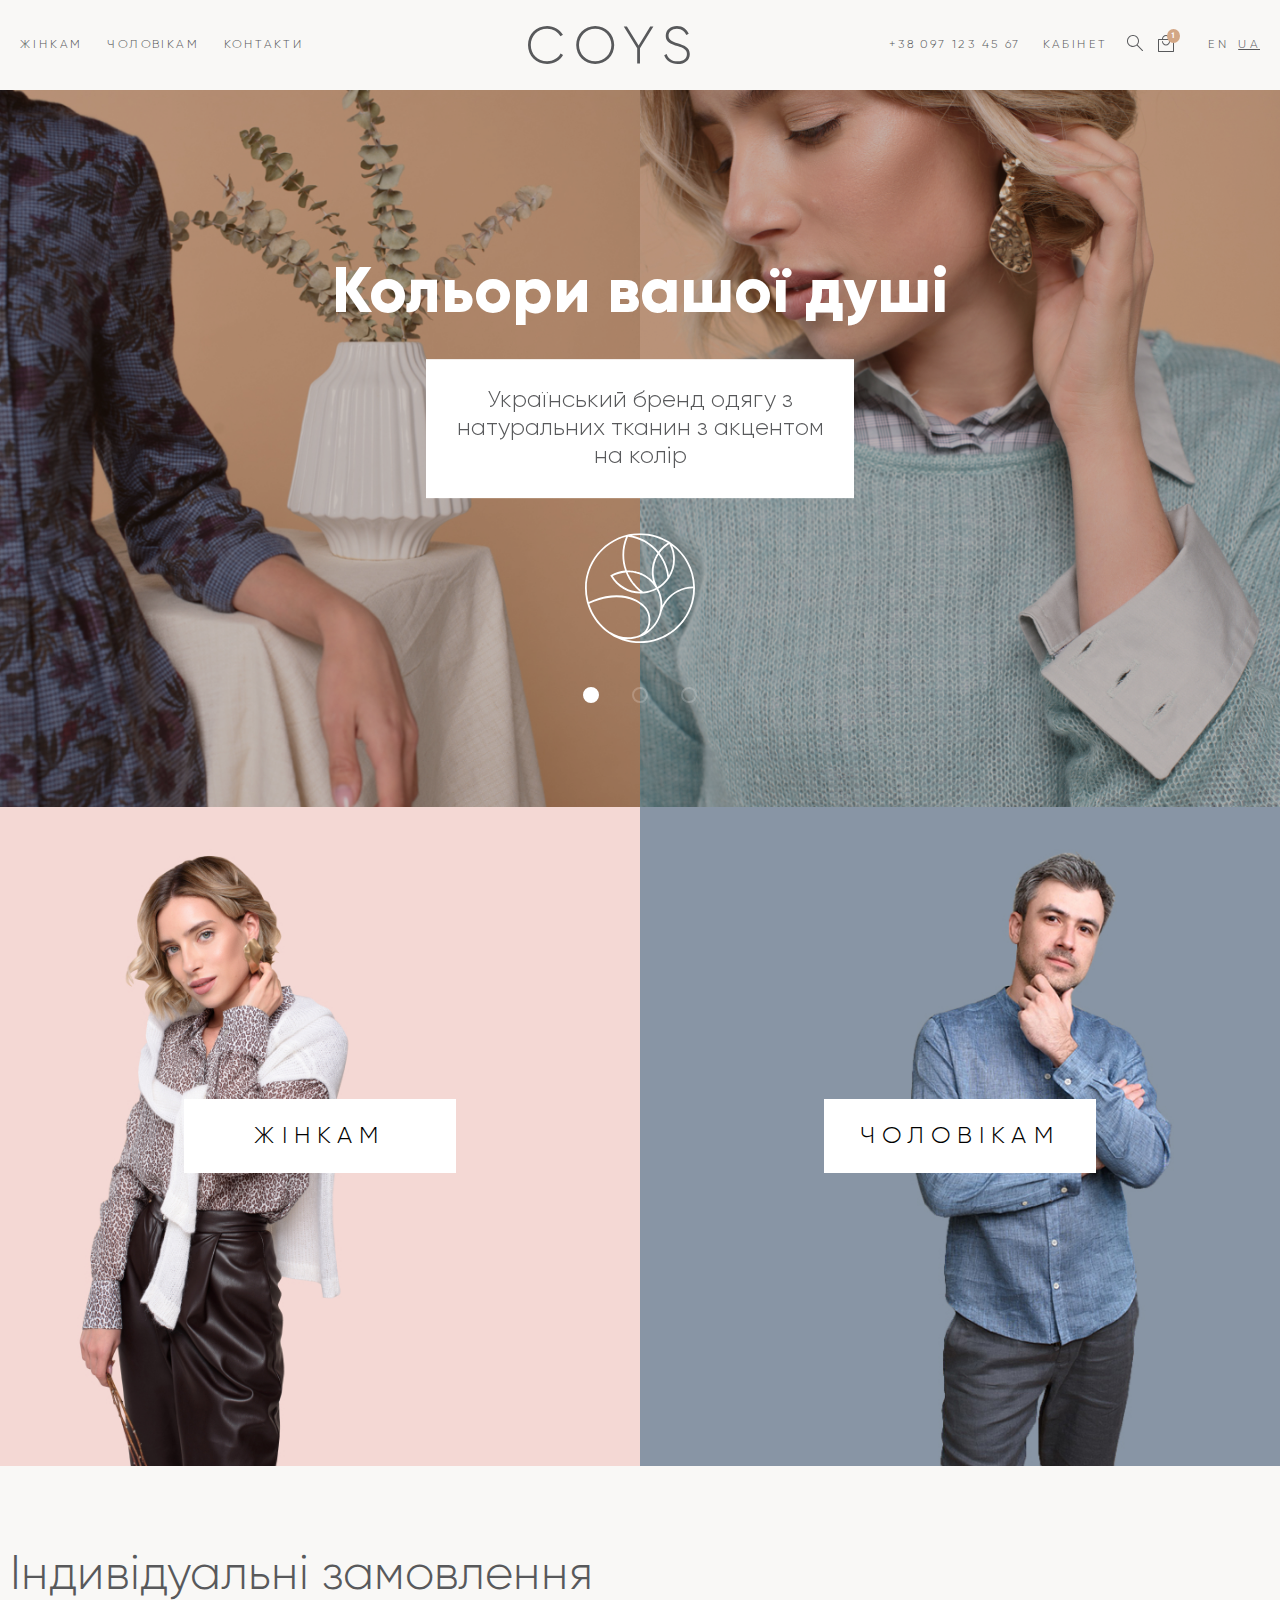
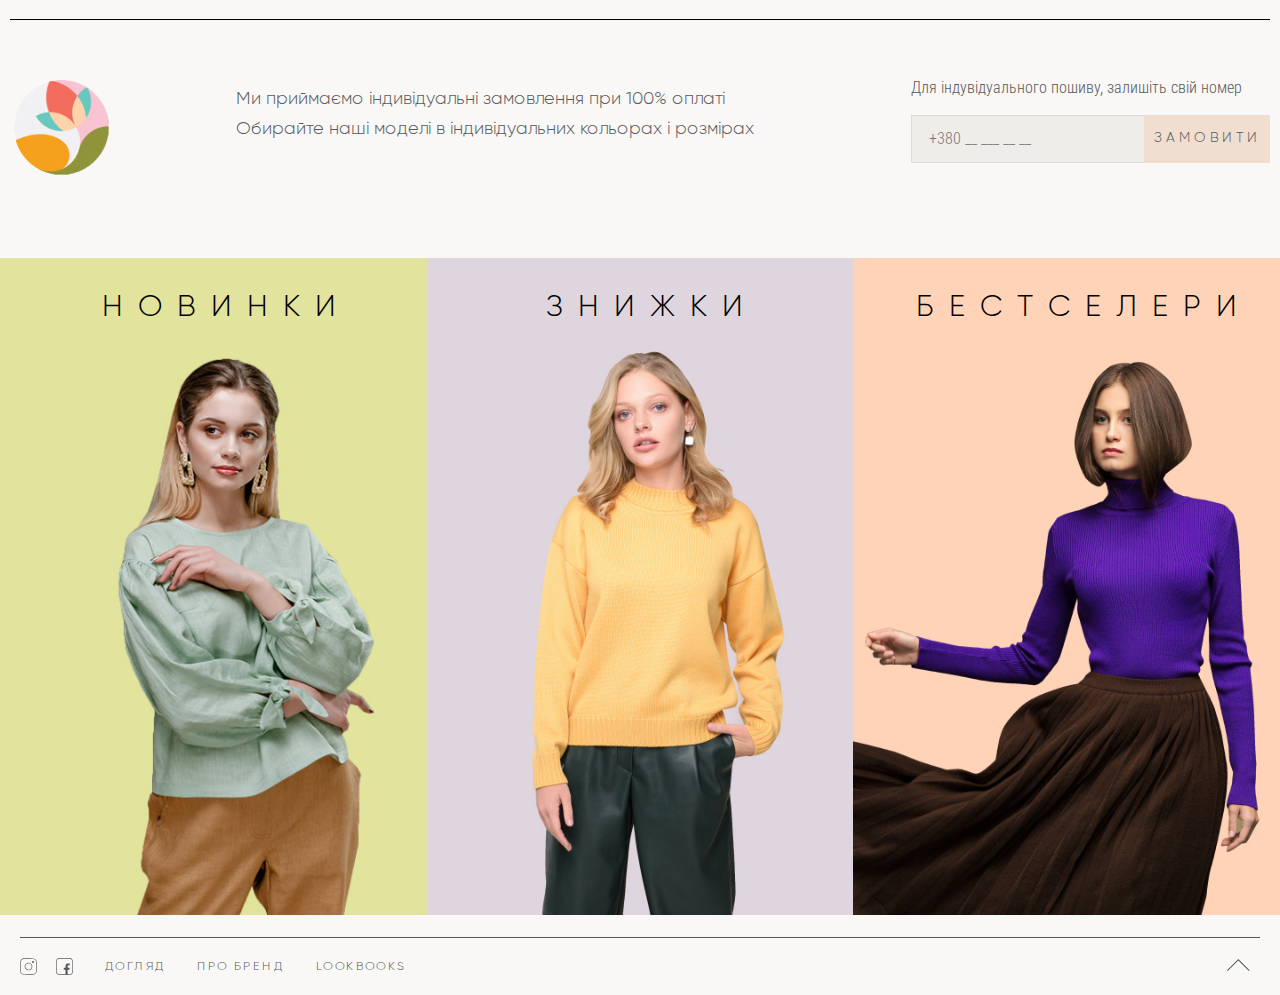
<file: index.html>
<!DOCTYPE html>
<html lang="ua">
<head>
    <meta charset="UTF-8">
    <meta http-equiv="X-UA-Compatible" content="IE=edge">
    <meta name="viewport" content="width=device-width, initial-scale=1.0">
    <title>Coys - Головна</title>
    <link rel="stylesheet" href="https://unpkg.com/swiper/swiper-bundle.min.css"/>
    <link rel="stylesheet" href="css/style.css">
</head>
<body class="ua">
    <div class="wrapper" id="wrapper">
        <header class="header" >
            <div class="header__container container">
                <div class="header__inner inner">
                    <div class="burger__menu">  
                        <div class="burger__menu-btn">
                            <span></span>
                            <span></span>
                            <span></span>
                        </div>
                    </div>
                    <nav class="header__menu menu-header">
                        <div class="header__content-mobile">
                            <div class="header__symbol"><img src="img/symbol.svg" alt="Символ Coys"></div>
                        </div>
                        <ul class="menu-header__list">
                             <li class="menu-header__item"><a href="" class="menu-header__link">Жінкам</a></li>
                            <li class="menu-header__item"><a href="" class="menu-header__link">Чоловікам</a></li>
                            <li class="menu-header__item"><a href="" class="menu-header__link">Контакти</a></li>
                            <li class="menu-header__item _touch"><a href="" class="menu-header__link">Про бренд</a></li>
                            <li class="menu-header__item _touch"><a href="" class="menu-header__link">Догляд</a></li>
                        </ul>
                        <div class="header__social-media social-media-header">
                            <div class="social-media-header__link"><a href=""><img src="img/social-media/insta.svg" alt="Інстаграм Coys"></a></div>
                            <div class="social-media-header__link"><a href=""><img src="img/social-media/facebook.svg" alt="Фейсбук Coys"></a></div>
                        </div>
                    </nav>
                    <div class="header__logo">
                        <a href="index.html"><img src="img/logo.svg" alt="Логотип магазина Coys"></a>
                    </div>
                    <div class="header__content">
                        <div class="header__phone">
                            <a href="tel:+380971234567">+38 097 123 45 67</a>
                        </div>
                        <div data-da=".menu-header__list, 769, last" class="header__cabinet cabinet-header">
                            <a href="" class="cabinet-header__link menu-header__link">кабінет</a>
                        </div>
                        <div class="header__search search-header">
                            <div class="search-header__icon"><img src="img/search-header.svg" alt="Пошук товарів"></div>
                            <div class="search-header__body">
                                <form class="search-header__form" action="#">
                                    <input class="search-header__input" type="text" name="search">
                                    <button class="search-header__button" type="submit"><img src="img/search-header.svg" alt="Пошук товарів"></button>
                                </form>
                            </div>
                        </div>
                        <div class="header__cart cart-header">
                            <a class="cart-header__link" href=""><img src="img/cart-header.svg" alt="Корзина товарів"></a>
                            <span>1</span>
                        </div>
                        <div data-da=".header__content-mobile, 769, 2" class="header__language language-header">
                            <div class="language-header__item _en"><a href="">EN</a></div>
                            <div class="language-header__item _ua"><a href="">UA</a></div>
                        </div>
                    </div>
                </div>
            </div>
        </header>
        <main class="main">
            <section class="main__hero hero">
                <div class="hero__container container">
                    <div class="hero__body body-hero">
                        <div class="body-hero__swiper swiper ">
                            <div class="body-hero__swiper-wrapper swiper-wrapper">
                                <div class="body-hero__swiper-slide swiper-slide"><img src="img/slider-hero/01.jpg" alt="Зображення слайду"></div>
                                <div class="body-hero__swiper-slide swiper-slide"><img src="img/slider-hero/02.jpg" alt="Зображення слайду"></div>
                                <div class="body-hero__swiper-slide swiper-slide"><img src="img/slider-hero/03.jpg" alt="Зображення слайду"></div>
                                <div class="body-hero__swiper-slide swiper-slide"><img src="img/slider-hero/04.jpg" alt="Зображення слайду"></div>
                                <div class="body-hero__swiper-slide swiper-slide"><img src="img/slider-hero/01.jpg" alt="Зображення слайду"></div>
                                <div class="body-hero__swiper-slide swiper-slide"><img src="img/slider-hero/02.jpg" alt="Зображення слайду"></div>
                            </div>
                            <div class="body-hero__swiper-pagination"></div>
                          </div>
                    </div>
                    <div class="hero__info info-hero">
                        <div class="info-hero__title">
                            <h1>Кольори вашої душі</h1>
                        </div>
                        <div class="info-hero__about">
                            <p>Український бренд одягу з натуральних тканин з акцентом на колір</p>
                        </div>
                        <div class="info-hero__symbol">
                            <img src="img/symbol-hero.svg" alt="Символ Coys">
                        </div>
                    </div>
                </div>
            </section>
            <section class="main__catalog catalog">
                <div class="catalog__container container">
                    <div class="catalog__item">
                        <a href="" class="catalog__link">
                            <div class="catalog__img">
                                <img src="img/catalog-women.jpg" alt="Каталог товарів для жінок Coys">
                            </div>
                            <div class="catalog__text">
                                <p>Жінкам</p>
                            </div>
                        </a>
                    </div>
                    <div class="catalog__item">
                        <a href="" class="catalog__link">
                            <div class="catalog__img">
                                <img src="img/catalog-men.jpg" alt="Каталог товарів для чоловіків Coys">
                            </div>
                            <div class="catalog__text">
                                <p>Чоловікам</p>
                            </div>
                        </a>
                    </div>
                </div>
            </section>
            <section class="main__individual-order individual-order">
                <div class="individual-order__container container">
                    <div class="individual-order__inner">
                        <div class="individual-order__title">
                            <h2>Індивідуальні замовлення</h2>
                        </div>
                        <div class="individual-order__body">
                            <div data-da=".individual-order__body, 769, 2" class="individual-order__symbol">
                                <img src="img/symbol-col.png" alt="Символ Coys">
                            </div>
                            <div class="individual-order__text">
                                <p>Ми приймаємо індивідуальні замовлення при 100% оплаті Обирайте наші моделі в індивідуальних кольорах і розмірах</p>
                            </div>
                            <div class="individual-order__form form-individual-order">
                                <div class="form-individual-order__title">
                                    <p>Для індувідуального пошиву, залишіть свій номер</p>
                                </div>
                                <div class="form-individual-order__body">
                                    <form action="" class="form-individual-order__form">
                                        <input type="tel" class="form-individual-order__input" name="" id="phone" placeholder="+380 __ ___ __ __">
                                        <button class="form-individual-order__button">замовити</button>
                                    </form>
                                </div>
                            </div>
                        </div>
                    </div>
                </div>
            </section>
            <section class="main__choice choice">
                <div class="choice__container container">
                    <div class="choice__items">
                        <div class="choice__item">
                            <a href="" class="choice__link">
                                <div class="choice__img">
                                    <img src="img/choice/01.jpg" alt="Новинки">
                                    <p class="choice__text">Новинки</p>
                                </div>
                            </a>
                        </div>
                        <div class="choice__item">
                            <a href="" class="choice__link">
                                <div class="choice__img">
                                    <img src="img/choice/02.jpg" alt="Знижки">
                                    <p class="choice__text">Знижки</p>
                                </div>
                            </a>
                        </div>
                        <div class="choice__item">
                            <a href="" class="choice__link">
                                <div class="choice__img">
                                    <img src="img/choice/03.jpg" alt="Бестселери">
                                    <p class="choice__text">Бестселери</p>
                                </div>
                            </a>
                        </div>
                    </div>
                </div>
            </section>
        </main>
        <foooter class="footer">
            <div class="footer__container container">
                <div class="footer__inner inner">
                    <div class="footer__content">
                        <nav class="footer__nav">
                            <ul class="footer__list">
                                <li class="footer__item"><a href="" class="footer__link"><img src="img/social-media/insta.svg" alt="Інстаграм Coys"></a></li>
                                <li class="footer__item"><a href="" class="footer__link"><img src="img/social-media/facebook.svg" alt="Фейсбук Coys"></a></li>
                                <li class="footer__item"><a href="" class="footer__link">Догляд</a></li>
                                <li class="footer__item"><a href="" class="footer__link">Про Бренд</a></li>
                                <li class="footer__item"><a href="" class="footer__link _touch">Lookbooks</a></li>
                            </ul>
                        </nav>
                        <div class="footer__btn">
                            <a href="#wrapper"><img src="img/arrow.svg" alt=""></a>
                        </div>
                    </div>
                </div>
            </div>
        </foooter>
    </div>
    <script src="https://ajax.googleapis.com/ajax/libs/jquery/1.11.3/jquery.min.js"></script>
    <script src="https://unpkg.com/swiper@8/swiper-bundle.min.js"></script>
    <script src="js/main.js"></script>
    <script src="js/jquery.maskedinput.min.js"></script>
</body>
</html>
</file>
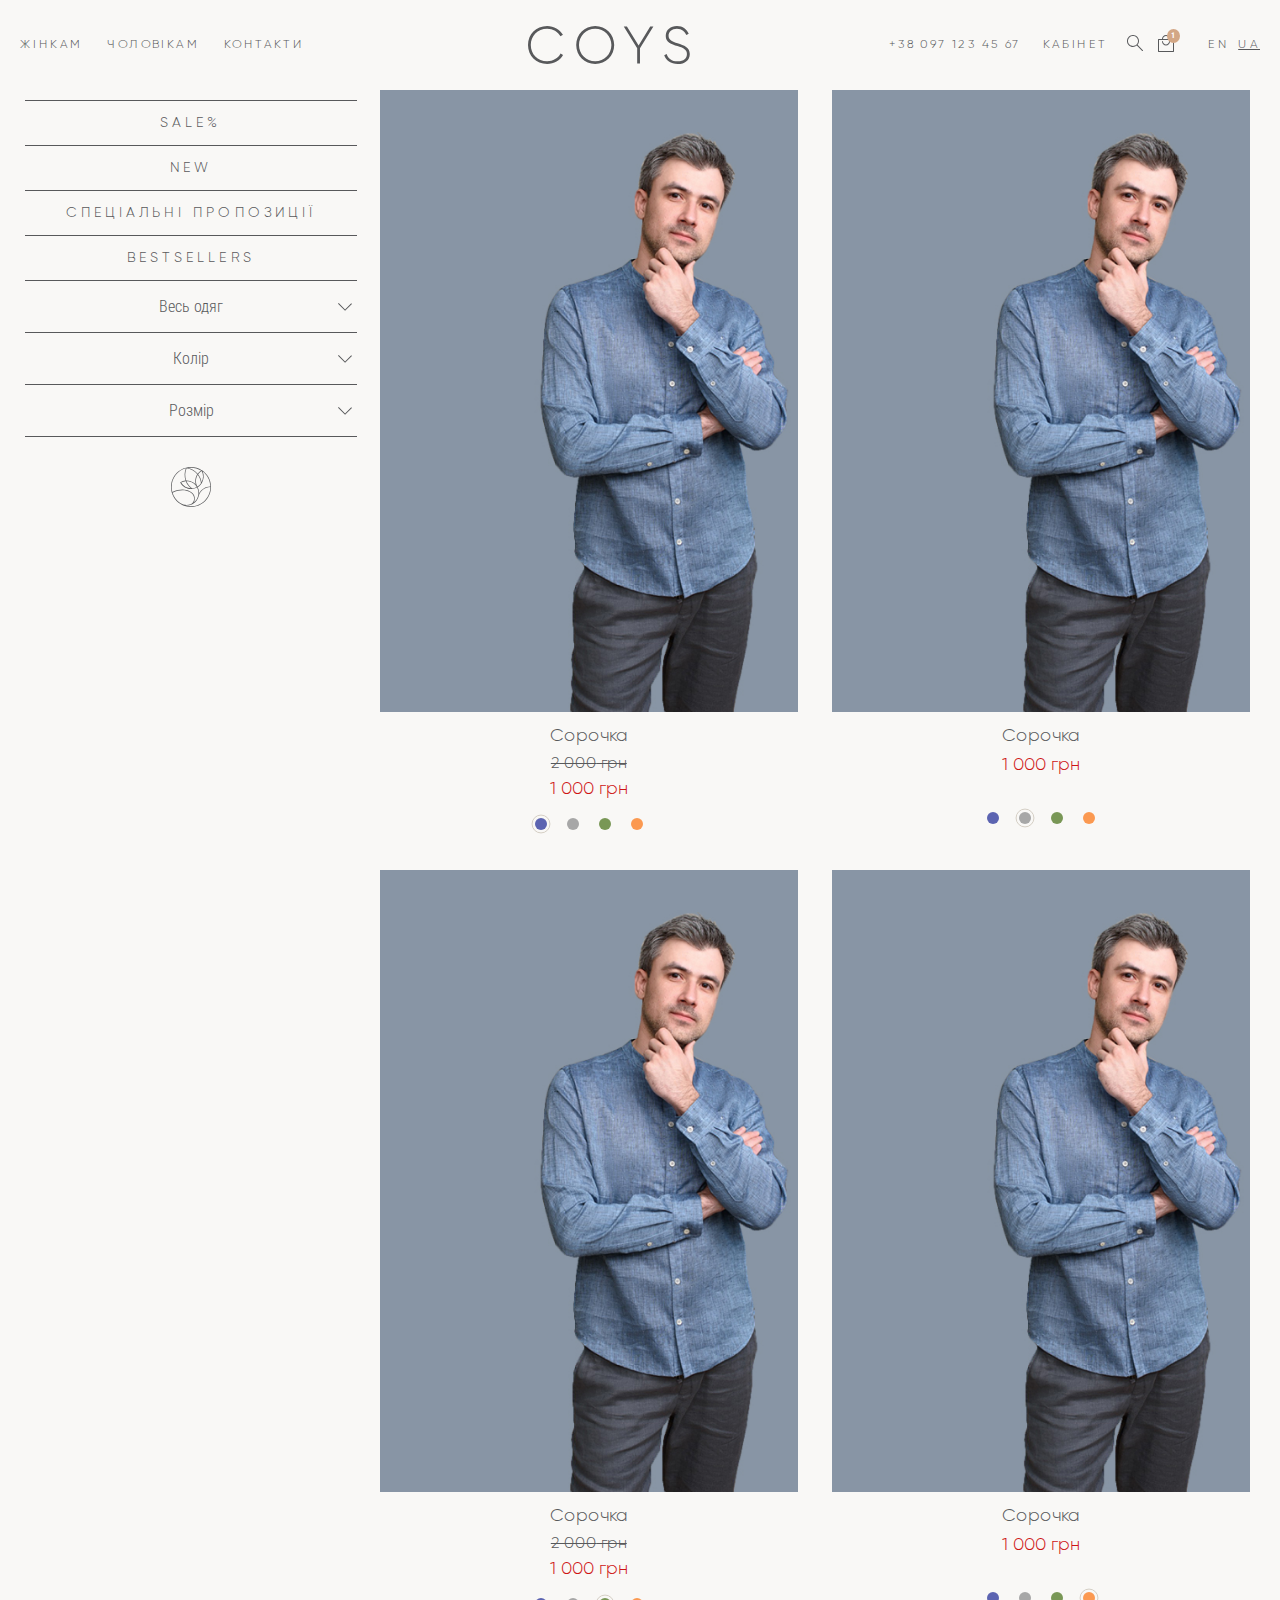
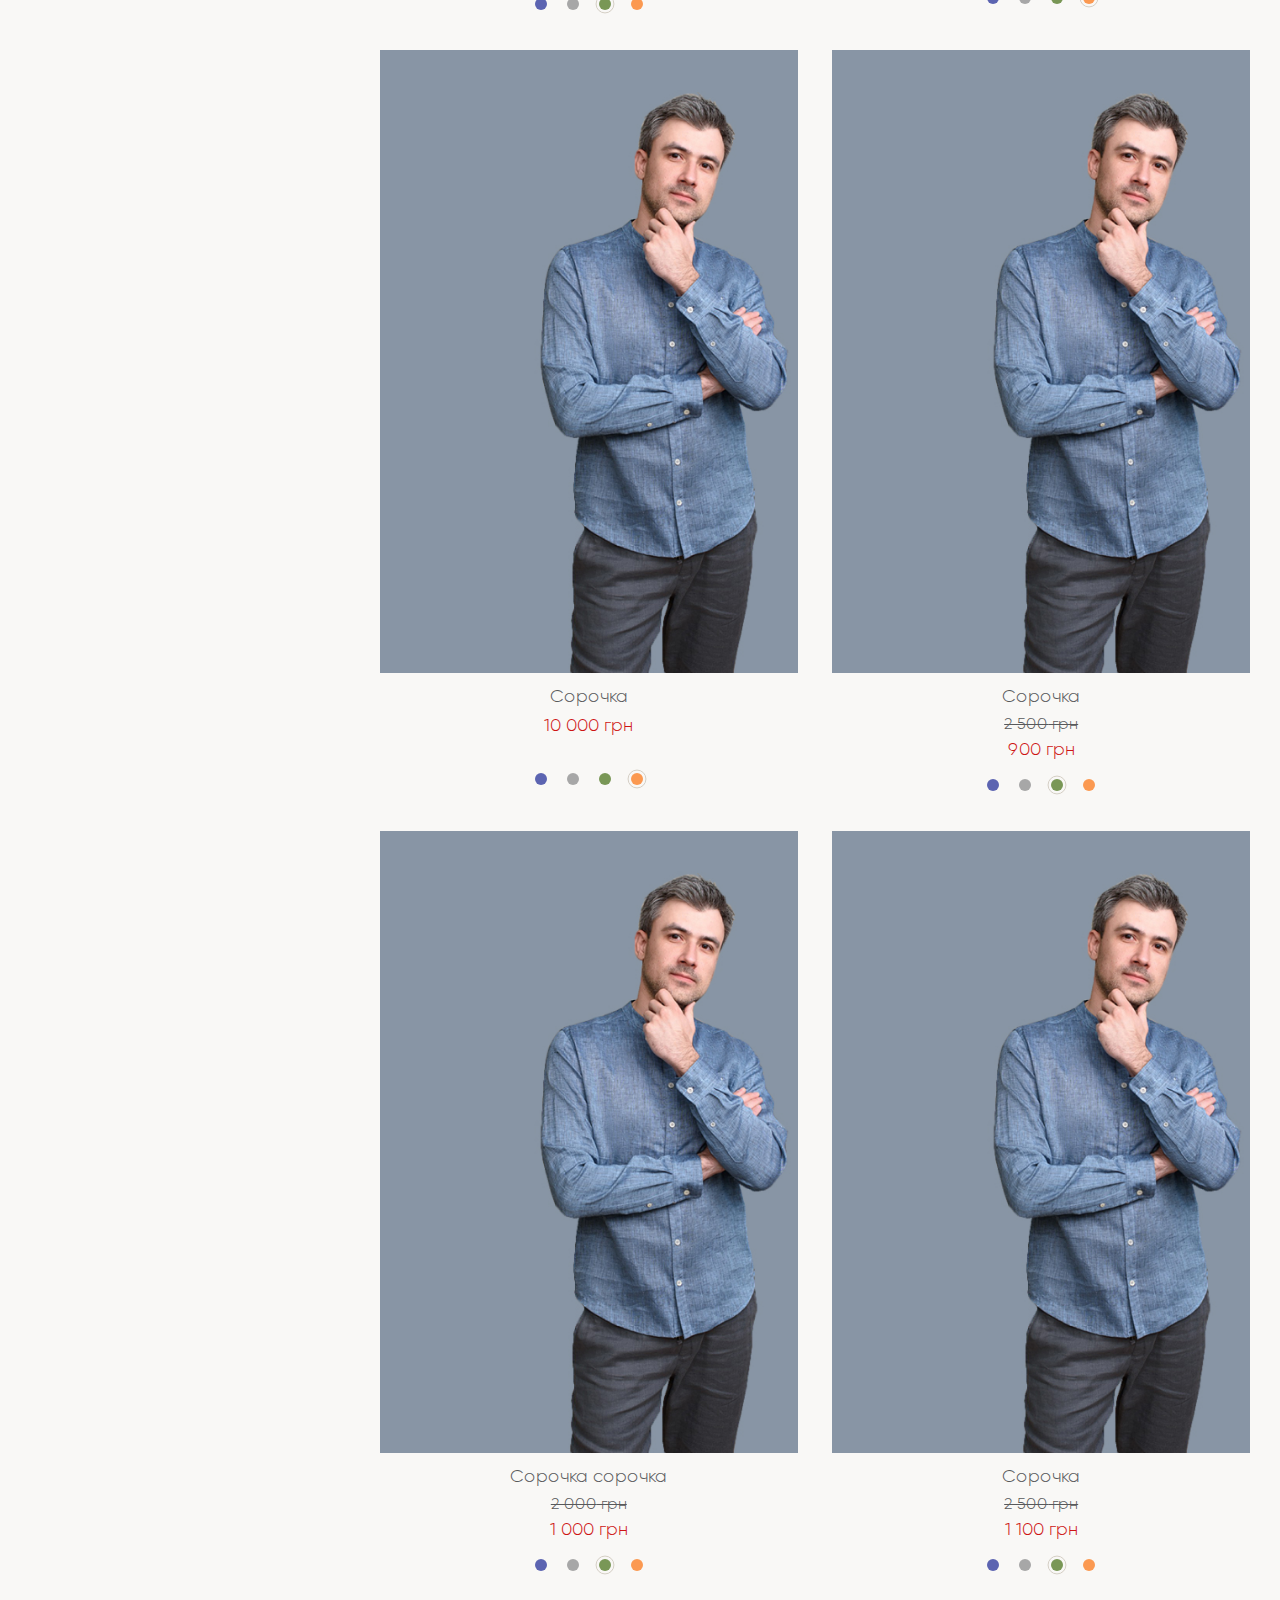
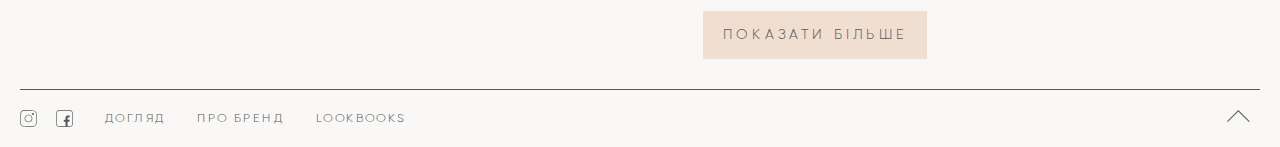
<file: catalog-men.html>
<!DOCTYPE html>
<html lang="ua">
<head>
    <meta charset="UTF-8">
    <meta http-equiv="X-UA-Compatible" content="IE=edge">
    <meta name="viewport" content="width=device-width, initial-scale=1.0">
    <title>Coys - Каталог для чоловіків</title>
    <link rel="stylesheet" href="https://unpkg.com/swiper/swiper-bundle.min.css"/>
    <link rel="stylesheet" href="css/style.css">
</head>
<body class="ua">
    <div class="wrapper" id="wrapper">
        <header class="header" >
            <div class="header__container container">
                <div class="header__inner inner">
                    <div class="burger__menu">  
                        <div class="burger__menu-btn">
                            <span></span>
                            <span></span>
                            <span></span>
                        </div>
                    </div>
                    <nav class="header__menu menu-header">
                        <div class="header__content-mobile">
                            <div class="header__symbol"><img src="img/symbol.svg" alt="Символ Coys"></div>
                        </div>
                        <ul class="menu-header__list">
                            <li class="menu-header__item"><a href="catalog-women.html" class="menu-header__link active">Жінкам</a></li>
                            <li class="menu-header__item"><a href="" class="menu-header__link">Чоловікам</a></li>
                            <li class="menu-header__item"><a href="" class="menu-header__link">Контакти</a></li>
                            <li class="menu-header__item _touch"><a href="" class="menu-header__link">Про бренд</a></li>
                            <li class="menu-header__item _touch"><a href="" class="menu-header__link">Догляд</a></li>
                        </ul>
                        <div class="header__social-media social-media-header">
                            <div class="social-media-header__link"><a href=""><img src="img/social-media/insta.svg" alt="Інстаграм Coys"></a></div>
                            <div class="social-media-header__link"><a href=""><img src="img/social-media/facebook.svg" alt="Фейсбук Coys"></a></div>
                        </div>
                    </nav>
                    <div class="header__logo">
                        <a href="index.html"><img src="img/logo.svg" alt="Логотип магазина Coys"></a>
                    </div>
                    <div class="header__content">
                        <div class="header__phone">
                            <a href="tel:+380971234567">+38 097 123 45 67</a>
                        </div>
                        <div data-da=".menu-header__list, 769, last" class="header__cabinet cabinet-header">
                            <a href="" class="cabinet-header__link menu-header__link">кабінет</a>
                        </div>
                        <div class="header__search search-header">
                            <div class="search-header__icon"><img src="img/search-header.svg" alt="Пошук товарів"></div>
                            <div class="search-header__body">
                                <form class="search-header__form" action="#">
                                    <input class="search-header__input" type="text" name="search">
                                    <button class="search-header__button" type="submit"><img src="img/search-header.svg" alt="Пошук товарів"></button>
                                </form>
                            </div>
                        </div>
                        <div class="header__cart cart-header">
                            <a class="cart-header__link" href=""><img src="img/cart-header.svg" alt="Корзина товарів"></a>
                            <span>1</span>
                        </div>
                        <div data-da=".header__content-mobile, 769, 2" class="header__language language-header">
                            <div class="language-header__item _en"><a href="">EN</a></div>
                            <div class="language-header__item _ua"><a href="">UA</a></div>
                        </div>
                    </div>
                </div>
            </div>
        </header>
        <main class="main">
            <div class="main__container container">
                <div class="main__inner inner">
                    <aside class="main__side side-main">
                        <div data-spollers="900,max" class="side-main__touch touch-side-main">
                            <div class="touch-side-main__wrapper">
                                <button tabindex="-1" type="button" data-spoller class="touch-side-main__title"><span>Фільтри</span></button>
                                <div class="touch-side-main__content">
                                    
                                </div>
                            </div>
                        </div>
                        <div data-da=".touch-side-main__content, 900, 1" class="side-main__body">
                            <form action="#" class="filter">
                                <div class="filter__content">
                                    <div class="filter__section">
                                        <div class="filter__checkbox">
                                            <input class="checkbox__input" type="checkbox" id="sale">
                                            <label class="checkbox__label" for="sale"><span>SALE%</span></label>
                                        </div>
                                    </div>
                                    <div class="filter__section">
                                        <div class="filter__checkbox">
                                            <input id="new" type="checkbox" name="" class="checkbox__input">
                                            <label for="new" class="checkbox__label"><span>NEW</span></label>
                                        </div>
                                    </div>
                                    <div class="filter__section">
                                        <div class="filter__checkbox">
                                            <input id="special" type="checkbox" name="" class="checkbox__input">
                                            <label for="special" class="checkbox__label"><span>Спеціальні пропозиції</span></label>
                                        </div>
                                    </div>
                                    <div class="filter__section">
                                        <div class="filter__checkbox">
                                            <input id="bestsellers" type="checkbox" name="" class="checkbox__input">
                                            <label for="bestsellers" class="checkbox__label"><span>bestsellers</span></label>
                                        </div>
                                    </div>
                                    <div data-spollers class="filter__section">
                                        <div class="filter-spoller__inner">
                                            <button tabindex="-1" type="button" data-spoller class="filter-spoller__title"><span>Весь одяг</span></button>
                                            <div class="filter-spoller__items-clothes">
                                                <div class="filter-spoller__checkbox-clothes spoller-checkbox-clothes">
                                                    <input id="dresses" type="checkbox" name="" class="spoller-checkbox-clothes__input">
                                                    <label for="dresses" class="spoller-checkbox-clothes__label"><span>Сукні</span></label>
                                                </div>
                                                <div class="filter-spoller__checkbox-clothes spoller-checkbox-clothes">
                                                    <input id="trousers" type="checkbox" name="" class="spoller-checkbox-clothes__input">
                                                    <label for="trousers" class="spoller-checkbox-clothes__label"><span>Штани</span></label>
                                                </div>
                                                <div class="filter-spoller__checkbox-clothes spoller-checkbox-clothes">
                                                    <input id="shorts" type="checkbox" name="" class="spoller-checkbox-clothes__input">
                                                    <label for="shorts" class="spoller-checkbox-clothes__label"><span>Шорти</span></label>
                                                </div>
                                                <div class="filter-spoller__checkbox-clothes spoller-checkbox-clothes">
                                                    <input id="skirts" type="checkbox" name="" class="spoller-checkbox-clothes__input">
                                                    <label for="skirts" class="spoller-checkbox-clothes__label"><span>Спідниці</span></label>
                                                </div>
                                                <div class="filter-spoller__checkbox-clothes spoller-checkbox-clothes">
                                                    <input id="outerwear" type="checkbox" name="" class="spoller-checkbox-clothes__input">
                                                    <label for="outerwear" class="spoller-checkbox-clothes__label"><span>Топи, майки та футболки</span></label>
                                                </div>
                                                <div class="filter-spoller__checkbox-clothes spoller-checkbox-clothes">
                                                    <input id="shirt" type="checkbox" name="" class="spoller-checkbox-clothes__input">
                                                    <label for="shirt" class="spoller-checkbox-clothes__label"><span>Сорочки та блузи</span></label>
                                                </div>
                                                <div class="filter-spoller__checkbox-clothes spoller-checkbox-clothes">
                                                    <input id="jakcet" type="checkbox" name="" class="spoller-checkbox-clothes__input">
                                                    <label for="jakcet" class="spoller-checkbox-clothes__label"><span>Піджаки та костюми</span></label>
                                                </div>
                                                <div class="filter-spoller__checkbox-clothes spoller-checkbox-clothes">
                                                    <input id="allcloth" type="checkbox" name="" class="spoller-checkbox-clothes__input">
                                                    <label for="allcloth" class="spoller-checkbox-clothes__label"><span>Весь одяг</span></label>
                                                </div>
                                            </div>
                                        </div>
                                    </div>
                                    <div data-spollers class="filter__section">
                                        <div class="filter-spoller__inner">
                                            <button tabindex="-1" type="button" data-spoller class="filter-spoller__title"><span>Колір</span></button>
                                            <div class="filter-spoller__content">
                                                <div class="filter-spoller__items-colors">
                                                    <div class="filter-spoller__checkbox-colors spoller-checkbox-colors">
                                                        <input id="red" type="checkbox" name="" class="spoller-checkbox-colors__input">
                                                        <label for="red" class="spoller-checkbox-colors__label"><span class="red color-input"><img src="img/red.svg" alt=""></span></label>
                                                    </div>
                                                    <div class="filter-spoller__checkbox-colors spoller-checkbox-colors">
                                                        <input id="orange" type="checkbox" name="" class="spoller-checkbox-colors__input">
                                                        <label for="orange" class="spoller-checkbox-colors__label"><span class="orange color-input"><img src="img/orange.svg" alt=""></span></label>
                                                    </div>
                                                    <div class="filter-spoller__checkbox-colors spoller-checkbox-colors">
                                                        <input id="yellow" type="checkbox" name="" class="spoller-checkbox-colors__input">
                                                        <label for="yellow" class="spoller-checkbox-colors__label"><span class="yellow color-input"><img src="img/yellow.svg" alt=""></span></label>
                                                    </div>
                                                    <div class="filter-spoller__checkbox-colors spoller-checkbox-colors">
                                                        <input id="orange-2" type="checkbox" name="" class="spoller-checkbox-colors__input">
                                                        <label for="orange-2" class="spoller-checkbox-colors__label"><span class="orange color-input"><img src="img/orange.svg" alt=""></span></label>
                                                    </div>
                                                    <div class="filter-spoller__checkbox-colors spoller-checkbox-colors">
                                                        <input id="green" type="checkbox" name="" class="spoller-checkbox-colors__input">
                                                        <label for="green" class="spoller-checkbox-colors__label"><span class="green color-input"><img src="img/green.svg" alt=""></span></label>
                                                    </div>
                                                    <div class="filter-spoller__checkbox-colors spoller-checkbox-colors">
                                                        <input id="blue" type="checkbox" name="" class="spoller-checkbox-colors__input">
                                                        <label for="blue" class="spoller-checkbox-colors__label"><span class="blue color-input"><img src="img/blue.svg" alt=""></span></label>
                                                    </div>
                                                    <div class="filter-spoller__checkbox-colors spoller-checkbox-colors">
                                                        <input id="sapphirine" type="checkbox" name="" class="spoller-checkbox-colors__input">
                                                        <label for="sapphirine" class="spoller-checkbox-colors__label"><span class="sapphirine color-input"><img src="img/sapphirine.svg" alt=""></span></label>
                                                    </div>
                                                    <div class="filter-spoller__checkbox-colors spoller-checkbox-colors">
                                                        <input id="purple" type="checkbox" name="" class="spoller-checkbox-colors__input">
                                                        <label for="purple" class="spoller-checkbox-colors__label"><span class="purple color-input"><img src="img/purple.svg" alt=""></span></label>
                                                    </div>
                                                    <div class="filter-spoller__checkbox-colors spoller-checkbox-colors">
                                                        <input id="pink" type="checkbox" name="" class="spoller-checkbox-colors__input">
                                                        <label for="pink" class="spoller-checkbox-colors__label"><span class="pink color-input"><img src="img/pink.svg" alt=""></span></label>
                                                    </div>
                                                    <div class="filter-spoller__checkbox-colors spoller-checkbox-colors">
                                                        <input id="black" type="checkbox" name="" class="spoller-checkbox-colors__input">
                                                        <label for="black" class="spoller-checkbox-colors__label"><span class="black color-input"><img src="img/black.svg" alt=""></span></label>
                                                    </div>
                                                    <div class="filter-spoller__checkbox-colors spoller-checkbox-colors">
                                                        <input id="grey" type="checkbox" name="" class="spoller-checkbox-colors__input">
                                                        <label for="grey" class="spoller-checkbox-colors__label"><span class="grey color-input"><img src="img/grey.svg" alt=""></span></label>
                                                    </div>
                                                    <div class="filter-spoller__checkbox-colors spoller-checkbox-colors">
                                                        <input id="white" type="checkbox" name="" class="spoller-checkbox-colors__input">
                                                        <label for="white" class="spoller-checkbox-colors__label"><span class="white color-input"><img src="img/white.svg" alt=""></span></label>
                                                    </div>
                                                </div>
                                            </div>
                                        </div>
                                    </div>
                                    <div data-spollers class="filter__section">
                                        <div class="filter-spoller__inner">
                                            <button tabindex="-1" type="button" data-spoller class="filter-spoller__title"><span>Розмір</span></button>
                                            <div class="filter-spoller__content">
                                                <div class="filter-spoller__items-size">
                                                    <div class="filter-spoller__checkbox-size spoller-checkbox-size">
                                                        <input id="size-s" type="checkbox" name="" class="spoller-checkbox-size__input">
                                                        <label for="size-s" class="spoller-checkbox-size__label"><span>S</span></label>
                                                    </div>
                                                    <div class="filter-spoller__checkbox-size spoller-checkbox-size">
                                                        <input id="size-m" type="checkbox" name="" class="spoller-checkbox-size__input">
                                                        <label for="size-m" class="spoller-checkbox-size__label"><span>M</span></label>
                                                    </div>
                                                    <div class="filter-spoller__checkbox-size spoller-checkbox-size">
                                                        <input id="size-l" type="checkbox" name="" class="spoller-checkbox-size__input">
                                                        <label for="size-l" class="spoller-checkbox-size__label"><span>L</span></label>
                                                    </div>
                                                    <div class="filter-spoller__checkbox-size spoller-checkbox-size">
                                                        <input id="size-xl" type="checkbox" name="" class="spoller-checkbox-size__input">
                                                        <label for="size-xl" class="spoller-checkbox-size__label"><span>XL</span></label>
                                                    </div>
                                                    <div class="filter-spoller__checkbox-size spoller-checkbox-size">
                                                        <input id="size-2xl" type="checkbox" name="" class="spoller-checkbox-size__input">
                                                        <label for="size-2xl" class="spoller-checkbox-size__label"><span>2XL</span></label>
                                                    </div>
                                                </div>
                                            </div>
                                        </div>
                                    </div>
                                </div>
                            </form>
                            <div class="side-main__symbol">
                                <img src="img/symbol.svg" alt="Символ Coys">
                            </div>
                        </div>
                    </aside>
                    <div class="main__content content-main">
                        <div class="content-main__cards">
                            <div class="content-main__card card-content">
                                <div class="card-content__img">
                                    <a href="" class="card-content__img-link"><img src="img/photo-clothes-men/01.jpg" alt="Сорочка"></a>
                                </div>
                                <div class="card-content__info">
                                    <a href="" class="card-content__title"><h6>Сорочка</h6></a>
                                    <span class="card-content__old-price old-price grn">2 000</span>
                                    <div class="card-content__current-price current-price grn">1 000</div>
                                </div>
                                <ul class="card-content__color-list">
                                    <li class="card-content__color-item active"><a href=""><img src="img/sapphirine.svg" alt=""></a></li>
                                    <li class="card-content__color-item"><a href=""><img src="img/grey.svg" alt=""></a></li>
                                    <li class="card-content__color-item"><a href=""><img src="img/green.svg" alt=""></a></li>
                                    <li class="card-content__color-item"><a href=""><img src="img/orange.svg" alt=""></a></li>
                                </ul>
                            </div>
                            <div class="content-main__card card-content">
                                <div class="card-content__img">
                                    <a href="" class="card-content__img-link"><img src="img/photo-clothes-men/01.jpg" alt="Сорочка"></a>
                                </div>
                                <div class="card-content__info">
                                    <a href="" class="card-content__title"><h6>Сорочка</h6></a>
                                    <div class="card-content__current-price current-price grn">1 000</div>
                                </div>
                                <ul class="card-content__color-list">
                                    <li class="card-content__color-item"><a href=""><img src="img/sapphirine.svg" alt=""></a></li>
                                    <li class="card-content__color-item active"><a href=""><img src="img/grey.svg" alt=""></a></li>
                                    <li class="card-content__color-item"><a href=""><img src="img/green.svg" alt=""></a></li>
                                    <li class="card-content__color-item"><a href=""><img src="img/orange.svg" alt=""></a></li>
                                </ul>
                            </div>
                            <div class="content-main__card card-content">
                                <div class="card-content__img">
                                    <a href="" class="card-content__img-link"><img src="img/photo-clothes-men/01.jpg" alt="Сорочка"></a>
                                </div>
                                <div class="card-content__info">
                                    <a href="" class="card-content__title"><h6>Сорочка</h6></a>
                                    <span class="card-content__old-price old-price grn">2 000</span>
                                    <div class="card-content__current-price current-price grn">1 000</div>
                                </div>
                                <ul class="card-content__color-list">
                                    <li class="card-content__color-item"><a href=""><img src="img/sapphirine.svg" alt=""></a></li>
                                    <li class="card-content__color-item"><a href=""><img src="img/grey.svg" alt=""></a></li>
                                    <li class="card-content__color-item active"><a href=""><img src="img/green.svg" alt=""></a></li>
                                    <li class="card-content__color-item"><a href=""><img src="img/orange.svg" alt=""></a></li>
                                </ul>
                            </div>
                            <div class="content-main__card card-content">
                                <div class="card-content__img">
                                    <a href="" class="card-content__img-link"><img src="img/photo-clothes-men/01.jpg" alt="Сорочка"></a>
                                </div>
                                <div class="card-content__info">
                                    <a href="" class="card-content__title"><h6>Сорочка</h6></a>
                                    <div class="card-content__current-price current-price grn">1 000</div>
                                </div>
                                <ul class="card-content__color-list">
                                    <li class="card-content__color-item"><a href=""><img src="img/sapphirine.svg" alt=""></a></li>
                                    <li class="card-content__color-item"><a href=""><img src="img/grey.svg" alt=""></a></li>
                                    <li class="card-content__color-item"><a href=""><img src="img/green.svg" alt=""></a></li>
                                    <li class="card-content__color-item active"><a href=""><img src="img/orange.svg" alt=""></a></li>
                                </ul>
                            </div>
                            <div class="content-main__card card-content">
                                <div class="card-content__img">
                                    <a href="" class="card-content__img-link"><img src="img/photo-clothes-men/01.jpg" alt="Сорочка"></a>
                                </div>
                                <div class="card-content__info">
                                    <a href="" class="card-content__title"><h6>Сорочка</h6></a>
                                    <div class="card-content__current-price current-price grn">10 000</div>
                                </div>
                                <ul class="card-content__color-list">
                                    <li class="card-content__color-item"><a href=""><img src="img/sapphirine.svg" alt=""></a></li>
                                    <li class="card-content__color-item"><a href=""><img src="img/grey.svg" alt=""></a></li>
                                    <li class="card-content__color-item"><a href=""><img src="img/green.svg" alt=""></a></li>
                                    <li class="card-content__color-item active"><a href=""><img src="img/orange.svg" alt=""></a></li>
                                </ul>
                            </div>
                            <div class="content-main__card card-content">
                                <div class="card-content__img">
                                    <a href="" class="card-content__img-link"><img src="img/photo-clothes-men/01.jpg" alt="Сорочка"></a>
                                </div>
                                <div class="card-content__info">
                                    <a href="" class="card-content__title"><h6>Сорочка</h6></a>
                                    <span class="card-content__old-price old-price grn">2 500</span>
                                    <div class="card-content__current-price current-price grn">900</div>
                                </div>
                                <ul class="card-content__color-list">
                                    <li class="card-content__color-item"><a href=""><img src="img/sapphirine.svg" alt=""></a></li>
                                    <li class="card-content__color-item"><a href=""><img src="img/grey.svg" alt=""></a></li>
                                    <li class="card-content__color-item active"><a href=""><img src="img/green.svg" alt=""></a></li>
                                    <li class="card-content__color-item"><a href=""><img src="img/orange.svg" alt=""></a></li>
                                </ul>
                            </div>
                            <div class="content-main__card card-content">
                                <div class="card-content__img">
                                    <a href="" class="card-content__img-link"><img src="img/photo-clothes-men/01.jpg" alt="Сорочка"></a>
                                </div>
                                <div class="card-content__info">
                                    <a href="" class="card-content__title"><h6>Сорочка сорочка</h6></a>
                                    <span class="card-content__old-price old-price grn">2 000</span>
                                    <div class="card-content__current-price current-price grn">1 000</div>
                                </div>
                                <ul class="card-content__color-list">
                                    <li class="card-content__color-item"><a href=""><img src="img/sapphirine.svg" alt=""></a></li>
                                    <li class="card-content__color-item"><a href=""><img src="img/grey.svg" alt=""></a></li>
                                    <li class="card-content__color-item active"><a href=""><img src="img/green.svg" alt=""></a></li>
                                    <li class="card-content__color-item"><a href=""><img src="img/orange.svg" alt=""></a></li>
                                </ul>
                            </div>
                            <div class="content-main__card card-content">
                                <div class="card-content__img">
                                    <a href="" class="card-content__img-link"><img src="img/photo-clothes-men/01.jpg" alt="Сорочка"></a>
                                </div>
                                <div class="card-content__info">
                                    <a href="" class="card-content__title"><h6>Сорочка</h6></a>
                                    <span class="card-content__old-price old-price grn">2 500</span>
                                    <div class="card-content__current-price current-price grn">1 100</div>
                                </div>
                                <ul class="card-content__color-list">
                                    <li class="card-content__color-item"><a href=""><img src="img/sapphirine.svg" alt=""></a></li>
                                    <li class="card-content__color-item"><a href=""><img src="img/grey.svg" alt=""></a></li>
                                    <li class="card-content__color-item active"><a href=""><img src="img/green.svg" alt=""></a></li>
                                    <li class="card-content__color-item"><a href=""><img src="img/orange.svg" alt=""></a></li>
                                </ul>
                            </div>
                            <div class="content-main__card card-content">
                                <div class="card-content__img">
                                    <a href="" class="card-content__img-link"><img src="img/photo-clothes-men/01.jpg" alt="Сорочка"></a>
                                </div>
                                <div class="card-content__info">
                                    <a href="" class="card-content__title"><h6>Сорочка</h6></a>
                                    <span class="card-content__old-price old-price grn">2 000</span>
                                    <div class="card-content__current-price current-price grn">1 000</div>
                                </div>
                                <ul class="card-content__color-list">
                                    <li class="card-content__color-item active"><a href=""><img src="img/sapphirine.svg" alt=""></a></li>
                                    <li class="card-content__color-item"><a href=""><img src="img/grey.svg" alt=""></a></li>
                                    <li class="card-content__color-item"><a href=""><img src="img/green.svg" alt=""></a></li>
                                    <li class="card-content__color-item"><a href=""><img src="img/orange.svg" alt=""></a></li>
                                </ul>
                            </div>
                            <div class="content-main__card card-content">
                                <div class="card-content__img">
                                    <a href="" class="card-content__img-link"><img src="img/photo-clothes-men/01.jpg" alt="Сорочка"></a>
                                </div>
                                <div class="card-content__info">
                                    <a href="" class="card-content__title"><h6>Сорочка</h6></a>
                                    <div class="card-content__current-price current-price grn">1 000</div>
                                </div>
                                <ul class="card-content__color-list">
                                    <li class="card-content__color-item"><a href=""><img src="img/sapphirine.svg" alt=""></a></li>
                                    <li class="card-content__color-item active"><a href=""><img src="img/grey.svg" alt=""></a></li>
                                    <li class="card-content__color-item"><a href=""><img src="img/green.svg" alt=""></a></li>
                                    <li class="card-content__color-item"><a href=""><img src="img/orange.svg" alt=""></a></li>
                                </ul>
                            </div>
                            <div class="content-main__card card-content">
                                <div class="card-content__img">
                                    <a href="" class="card-content__img-link"><img src="img/photo-clothes-men/01.jpg" alt="Сорочка"></a>
                                </div>
                                <div class="card-content__info">
                                    <a href="" class="card-content__title"><h6>Сорочка</h6></a>
                                    <span class="card-content__old-price old-price grn">2 000</span>
                                    <div class="card-content__current-price current-price grn">1 000</div>
                                </div>
                                <ul class="card-content__color-list">
                                    <li class="card-content__color-item"><a href=""><img src="img/sapphirine.svg" alt=""></a></li>
                                    <li class="card-content__color-item"><a href=""><img src="img/grey.svg" alt=""></a></li>
                                    <li class="card-content__color-item active"><a href=""><img src="img/green.svg" alt=""></a></li>
                                    <li class="card-content__color-item"><a href=""><img src="img/orange.svg" alt=""></a></li>
                                </ul>
                            </div>
                            <div class="content-main__card card-content">
                                <div class="card-content__img">
                                    <a href="" class="card-content__img-link"><img src="img/photo-clothes-men/01.jpg" alt="Сорочка"></a>
                                </div>
                                <div class="card-content__info">
                                    <a href="" class="card-content__title"><h6>Сорочка</h6></a>
                                    <div class="card-content__current-price current-price grn">1 000</div>
                                </div>
                                <ul class="card-content__color-list">
                                    <li class="card-content__color-item"><a href=""><img src="img/sapphirine.svg" alt=""></a></li>
                                    <li class="card-content__color-item"><a href=""><img src="img/grey.svg" alt=""></a></li>
                                    <li class="card-content__color-item"><a href=""><img src="img/green.svg" alt=""></a></li>
                                    <li class="card-content__color-item active"><a href=""><img src="img/orange.svg" alt=""></a></li>
                                </ul>
                            </div>
                            <div class="content-main__card card-content">
                                <div class="card-content__img">
                                    <a href="" class="card-content__img-link"><img src="img/photo-clothes-men/01.jpg" alt="Сорочка"></a>
                                </div>
                                <div class="card-content__info">
                                    <a href="" class="card-content__title"><h6>Сорочка</h6></a>
                                    <div class="card-content__current-price current-price grn">10 000</div>
                                </div>
                                <ul class="card-content__color-list">
                                    <li class="card-content__color-item"><a href=""><img src="img/sapphirine.svg" alt=""></a></li>
                                    <li class="card-content__color-item"><a href=""><img src="img/grey.svg" alt=""></a></li>
                                    <li class="card-content__color-item"><a href=""><img src="img/green.svg" alt=""></a></li>
                                    <li class="card-content__color-item active"><a href=""><img src="img/orange.svg" alt=""></a></li>
                                </ul>
                            </div>
                            <div class="content-main__card card-content">
                                <div class="card-content__img">
                                    <a href="" class="card-content__img-link"><img src="img/photo-clothes-men/01.jpg" alt="Сорочка"></a>
                                </div>
                                <div class="card-content__info">
                                    <a href="" class="card-content__title"><h6>Сорочка</h6></a>
                                    <span class="card-content__old-price old-price grn">2 500</span>
                                    <div class="card-content__current-price current-price grn">900</div>
                                </div>
                                <ul class="card-content__color-list">
                                    <li class="card-content__color-item"><a href=""><img src="img/sapphirine.svg" alt=""></a></li>
                                    <li class="card-content__color-item"><a href=""><img src="img/grey.svg" alt=""></a></li>
                                    <li class="card-content__color-item active"><a href=""><img src="img/green.svg" alt=""></a></li>
                                    <li class="card-content__color-item"><a href=""><img src="img/orange.svg" alt=""></a></li>
                                </ul>
                            </div>
                            <div class="content-main__card card-content">
                                <div class="card-content__img">
                                    <a href="" class="card-content__img-link"><img src="img/photo-clothes-men/01.jpg" alt="Сорочка"></a>
                                </div>
                                <div class="card-content__info">
                                    <a href="" class="card-content__title"><h6>Сорочка сорочка</h6></a>
                                    <span class="card-content__old-price old-price grn">2 000</span>
                                    <div class="card-content__current-price current-price grn">1 000</div>
                                </div>
                                <ul class="card-content__color-list">
                                    <li class="card-content__color-item"><a href=""><img src="img/sapphirine.svg" alt=""></a></li>
                                    <li class="card-content__color-item"><a href=""><img src="img/grey.svg" alt=""></a></li>
                                    <li class="card-content__color-item active"><a href=""><img src="img/green.svg" alt=""></a></li>
                                    <li class="card-content__color-item"><a href=""><img src="img/orange.svg" alt=""></a></li>
                                </ul>
                            </div>
                            <div class="content-main__card card-content">
                                <div class="card-content__img">
                                    <a href="" class="card-content__img-link"><img src="img/photo-clothes-men/01.jpg" alt="Сорочка"></a>
                                </div>
                                <div class="card-content__info">
                                    <a href="" class="card-content__title"><h6>Сорочка</h6></a>
                                    <span class="card-content__old-price old-price grn">2 500</span>
                                    <div class="card-content__current-price current-price grn">1 100</div>
                                </div>
                                <ul class="card-content__color-list">
                                    <li class="card-content__color-item"><a href=""><img src="img/sapphirine.svg" alt=""></a></li>
                                    <li class="card-content__color-item"><a href=""><img src="img/grey.svg" alt=""></a></li>
                                    <li class="card-content__color-item active"><a href=""><img src="img/green.svg" alt=""></a></li>
                                    <li class="card-content__color-item"><a href=""><img src="img/orange.svg" alt=""></a></li>
                                </ul>
                            </div>
                        </div>
                        <div class="content-main__button button-content">
                            <a href="#" class="button-content__inner" id="seeMore">Показати більше</a>
                        </div>
                    </div>
                </div>
            </div>
        </main>
        <foooter class="footer">
            <div class="footer__container container">
                <div class="footer__inner inner">
                    <div class="footer__content">
                        <nav class="footer__nav">
                            <ul class="footer__list">
                                <li class="footer__item"><a href="" class="footer__link"><img src="img/social-media/insta.svg" alt="Інстаграм Coys"></a></li>
                                <li class="footer__item"><a href="" class="footer__link"><img src="img/social-media/facebook.svg" alt="Фейсбук Coys"></a></li>
                                <li class="footer__item"><a href="" class="footer__link">Догляд</a></li>
                                <li class="footer__item"><a href="" class="footer__link">Про Бренд</a></li>
                                <li class="footer__item"><a href="" class="footer__link _touch">Lookbooks</a></li>
                            </ul>
                        </nav>
                        <div class="footer__btn">
                            <a href="#wrapper"><img src="img/arrow.svg" alt=""></a>
                        </div>
                    </div>
                </div>
            </div>
        </foooter>
    </div>
    <script src="https://ajax.googleapis.com/ajax/libs/jquery/1.11.3/jquery.min.js"></script>
    <script src="https://unpkg.com/swiper@8/swiper-bundle.min.js"></script>
    <script src="js/main.js"></script>
    <script src="js/jquery.maskedinput.min.js"></script>
</body>
</html>
</file>
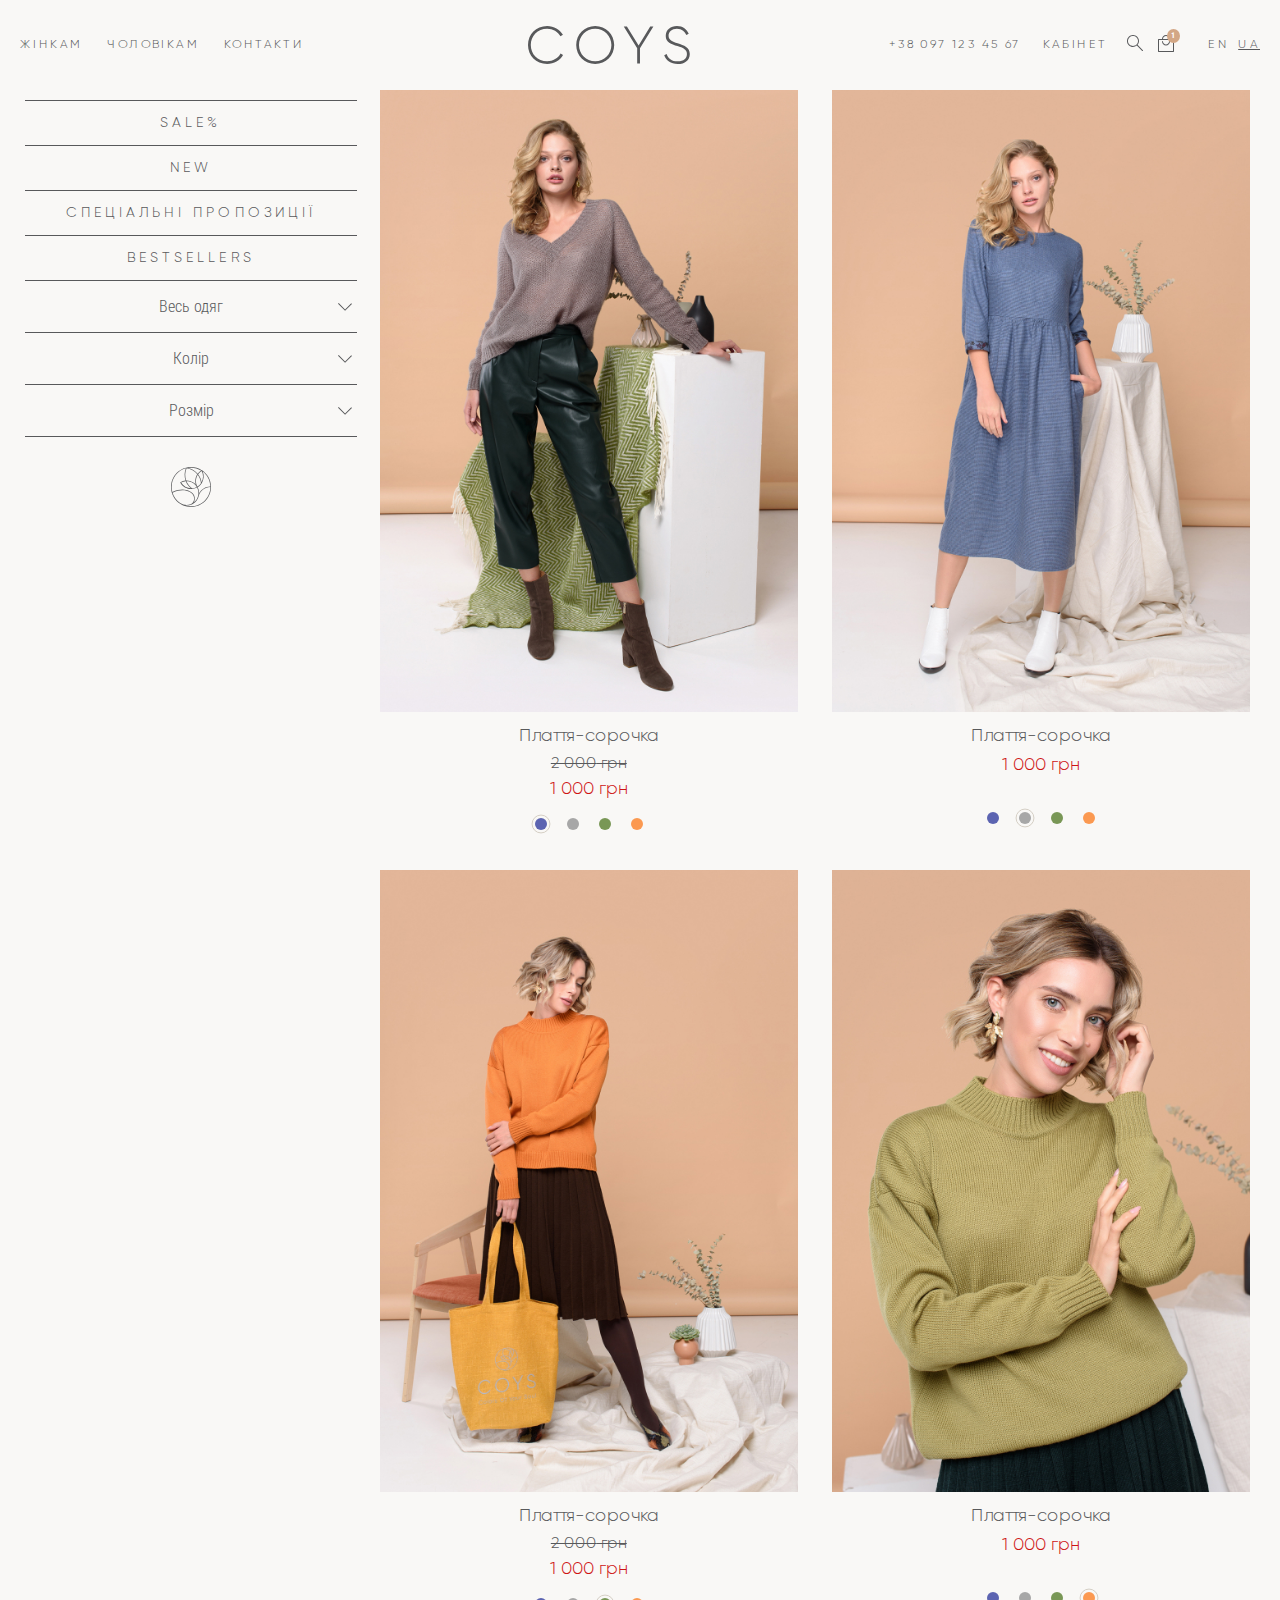
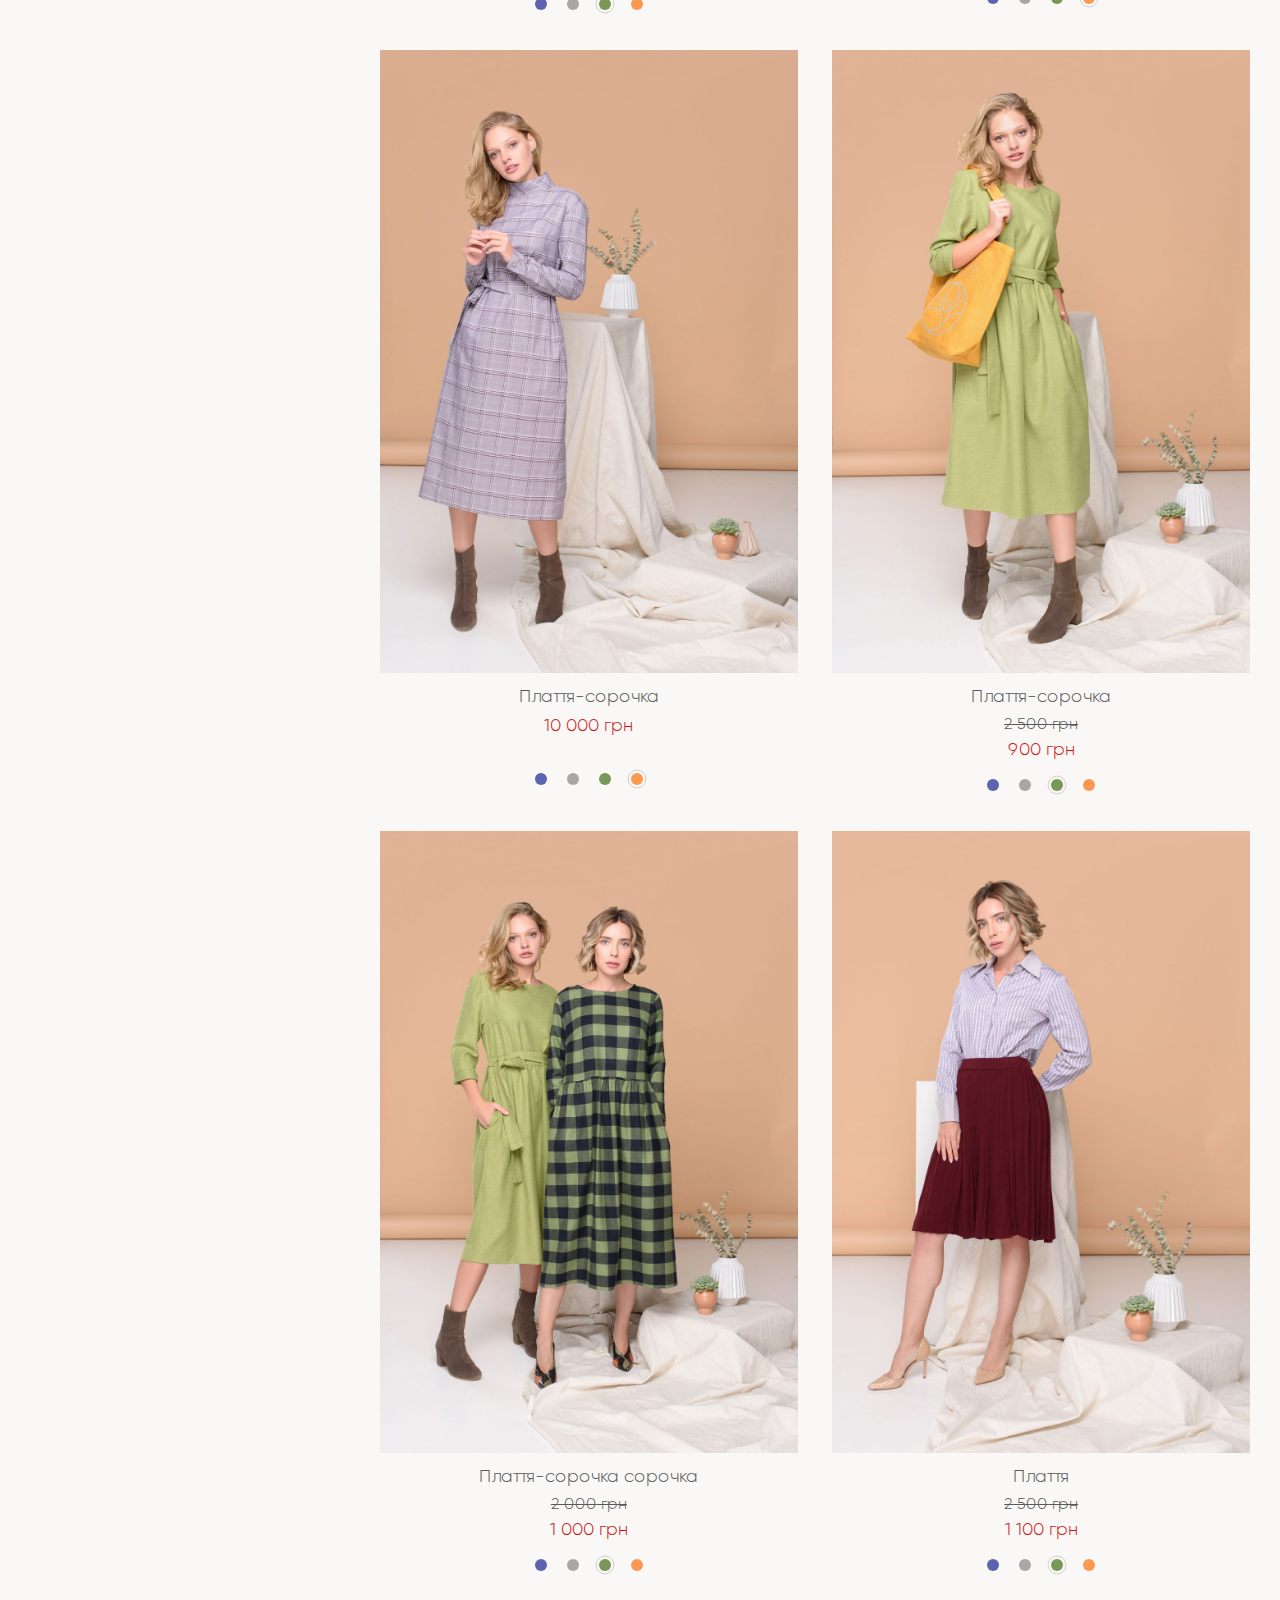
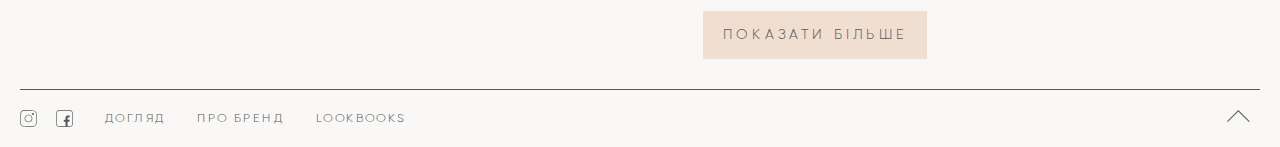
<file: catalog-women.html>
<!DOCTYPE html>
<html lang="ua">
<head>
    <meta charset="UTF-8">
    <meta http-equiv="X-UA-Compatible" content="IE=edge">
    <meta name="viewport" content="width=device-width, initial-scale=1.0">
    <title>Coys - Каталог для жінок</title>
    <link rel="stylesheet" href="https://unpkg.com/swiper/swiper-bundle.min.css"/>
    <link rel="stylesheet" href="css/style.css">
</head>
<body class="ua">
    <div class="wrapper" id="wrapper">
        <header class="header" >
            <div class="header__container container">
                <div class="header__inner inner">
                    <div class="burger__menu">  
                        <div class="burger__menu-btn">
                            <span></span>
                            <span></span>
                            <span></span>
                        </div>
                    </div>
                    <nav class="header__menu menu-header">
                        <div class="header__content-mobile">
                            <div class="header__symbol"><img src="img/symbol.svg" alt="Символ Coys"></div>
                        </div>
                        <ul class="menu-header__list">
                            <li class="menu-header__item"><a href="catalog-women.html" class="menu-header__link active">Жінкам</a></li>
                            <li class="menu-header__item"><a href="catalog-men.html" class="menu-header__link">Чоловікам</a></li>
                            <li class="menu-header__item"><a href="" class="menu-header__link">Контакти</a></li>
                            <li class="menu-header__item _touch"><a href="" class="menu-header__link">Про бренд</a></li>
                            <li class="menu-header__item _touch"><a href="" class="menu-header__link">Догляд</a></li>
                        </ul>
                        <div class="header__social-media social-media-header">
                            <div class="social-media-header__link"><a href=""><img src="img/social-media/insta.svg" alt="Інстаграм Coys"></a></div>
                            <div class="social-media-header__link"><a href=""><img src="img/social-media/facebook.svg" alt="Фейсбук Coys"></a></div>
                        </div>
                    </nav>
                    <div class="header__logo">
                        <a href="index.html"><img src="img/logo.svg" alt="Логотип магазина Coys"></a>
                    </div>
                    <div class="header__content">
                        <div class="header__phone">
                            <a href="tel:+380971234567">+38 097 123 45 67</a>
                        </div>
                        <div data-da=".menu-header__list, 769, last" class="header__cabinet cabinet-header">
                            <a href="" class="cabinet-header__link menu-header__link">кабінет</a>
                        </div>
                        <div class="header__search search-header">
                            <div class="search-header__icon"><img src="img/search-header.svg" alt="Пошук товарів"></div>
                            <div class="search-header__body">
                                <form class="search-header__form" action="#">
                                    <input class="search-header__input" type="text" name="search">
                                    <button class="search-header__button" type="submit"><img src="img/search-header.svg" alt="Пошук товарів"></button>
                                </form>
                            </div>
                        </div>
                        <div class="header__cart cart-header">
                            <a class="cart-header__link" href=""><img src="img/cart-header.svg" alt="Корзина товарів"></a>
                            <span>1</span>
                        </div>
                        <div data-da=".header__content-mobile, 769, 2" class="header__language language-header">
                            <div class="language-header__item _en"><a href="">EN</a></div>
                            <div class="language-header__item _ua"><a href="">UA</a></div>
                        </div>
                    </div>
                </div>
            </div>
        </header>
        <main class="main">
            <div class="main__container container">
                <div class="main__inner inner">
                    <aside class="main__side side-main">
                        <div data-spollers="900,max" class="side-main__touch touch-side-main">
                            <div class="touch-side-main__wrapper">
                                <button tabindex="-1" type="button" data-spoller class="touch-side-main__title"><span>Фільтри</span></button>
                                <div class="touch-side-main__content">
                                    
                                </div>
                            </div>
                        </div>
                        <div data-da=".touch-side-main__content, 900, 1" class="side-main__body">
                            <form action="#" class="filter">
                                <div class="filter__content">
                                    <div class="filter__section">
                                        <div class="filter__checkbox">
                                            <input class="checkbox__input" type="checkbox" id="sale">
                                            <label class="checkbox__label" for="sale"><span>SALE%</span></label>
                                        </div>
                                    </div>
                                    <div class="filter__section">
                                        <div class="filter__checkbox">
                                            <input id="new" type="checkbox" name="" class="checkbox__input">
                                            <label for="new" class="checkbox__label"><span>NEW</span></label>
                                        </div>
                                    </div>
                                    <div class="filter__section">
                                        <div class="filter__checkbox">
                                            <input id="special" type="checkbox" name="" class="checkbox__input">
                                            <label for="special" class="checkbox__label"><span>Спеціальні пропозиції</span></label>
                                        </div>
                                    </div>
                                    <div class="filter__section">
                                        <div class="filter__checkbox">
                                            <input id="bestsellers" type="checkbox" name="" class="checkbox__input">
                                            <label for="bestsellers" class="checkbox__label"><span>bestsellers</span></label>
                                        </div>
                                    </div>
                                    <div data-spollers class="filter__section">
                                        <div class="filter-spoller__inner">
                                            <button tabindex="-1" type="button" data-spoller class="filter-spoller__title"><span>Весь одяг</span></button>
                                            <div class="filter-spoller__items-clothes">
                                                <div class="filter-spoller__checkbox-clothes spoller-checkbox-clothes">
                                                    <input id="dresses" type="checkbox" name="" class="spoller-checkbox-clothes__input">
                                                    <label for="dresses" class="spoller-checkbox-clothes__label"><span>Сукні</span></label>
                                                </div>
                                                <div class="filter-spoller__checkbox-clothes spoller-checkbox-clothes">
                                                    <input id="trousers" type="checkbox" name="" class="spoller-checkbox-clothes__input">
                                                    <label for="trousers" class="spoller-checkbox-clothes__label"><span>Штани</span></label>
                                                </div>
                                                <div class="filter-spoller__checkbox-clothes spoller-checkbox-clothes">
                                                    <input id="shorts" type="checkbox" name="" class="spoller-checkbox-clothes__input">
                                                    <label for="shorts" class="spoller-checkbox-clothes__label"><span>Шорти</span></label>
                                                </div>
                                                <div class="filter-spoller__checkbox-clothes spoller-checkbox-clothes">
                                                    <input id="skirts" type="checkbox" name="" class="spoller-checkbox-clothes__input">
                                                    <label for="skirts" class="spoller-checkbox-clothes__label"><span>Спідниці</span></label>
                                                </div>
                                                <div class="filter-spoller__checkbox-clothes spoller-checkbox-clothes">
                                                    <input id="outerwear" type="checkbox" name="" class="spoller-checkbox-clothes__input">
                                                    <label for="outerwear" class="spoller-checkbox-clothes__label"><span>Топи, майки та футболки</span></label>
                                                </div>
                                                <div class="filter-spoller__checkbox-clothes spoller-checkbox-clothes">
                                                    <input id="shirt" type="checkbox" name="" class="spoller-checkbox-clothes__input">
                                                    <label for="shirt" class="spoller-checkbox-clothes__label"><span>Сорочки та блузи</span></label>
                                                </div>
                                                <div class="filter-spoller__checkbox-clothes spoller-checkbox-clothes">
                                                    <input id="jakcet" type="checkbox" name="" class="spoller-checkbox-clothes__input">
                                                    <label for="jakcet" class="spoller-checkbox-clothes__label"><span>Піджаки та костюми</span></label>
                                                </div>
                                                <div class="filter-spoller__checkbox-clothes spoller-checkbox-clothes">
                                                    <input id="allcloth" type="checkbox" name="" class="spoller-checkbox-clothes__input">
                                                    <label for="allcloth" class="spoller-checkbox-clothes__label"><span>Весь одяг</span></label>
                                                </div>
                                            </div>
                                        </div>
                                    </div>
                                    <div data-spollers class="filter__section">
                                        <div class="filter-spoller__inner">
                                            <button tabindex="-1" type="button" data-spoller class="filter-spoller__title"><span>Колір</span></button>
                                            <div class="filter-spoller__content">
                                                <div class="filter-spoller__items-colors">
                                                    <div class="filter-spoller__checkbox-colors spoller-checkbox-colors">
                                                        <input id="red" type="checkbox" name="" class="spoller-checkbox-colors__input">
                                                        <label for="red" class="spoller-checkbox-colors__label"><span class="red color-input"><img src="img/red.svg" alt=""></span></label>
                                                    </div>
                                                    <div class="filter-spoller__checkbox-colors spoller-checkbox-colors">
                                                        <input id="orange" type="checkbox" name="" class="spoller-checkbox-colors__input">
                                                        <label for="orange" class="spoller-checkbox-colors__label"><span class="orange color-input"><img src="img/orange.svg" alt=""></span></label>
                                                    </div>
                                                    <div class="filter-spoller__checkbox-colors spoller-checkbox-colors">
                                                        <input id="yellow" type="checkbox" name="" class="spoller-checkbox-colors__input">
                                                        <label for="yellow" class="spoller-checkbox-colors__label"><span class="yellow color-input"><img src="img/yellow.svg" alt=""></span></label>
                                                    </div>
                                                    <div class="filter-spoller__checkbox-colors spoller-checkbox-colors">
                                                        <input id="orange-2" type="checkbox" name="" class="spoller-checkbox-colors__input">
                                                        <label for="orange-2" class="spoller-checkbox-colors__label"><span class="orange color-input"><img src="img/orange.svg" alt=""></span></label>
                                                    </div>
                                                    <div class="filter-spoller__checkbox-colors spoller-checkbox-colors">
                                                        <input id="green" type="checkbox" name="" class="spoller-checkbox-colors__input">
                                                        <label for="green" class="spoller-checkbox-colors__label"><span class="green color-input"><img src="img/green.svg" alt=""></span></label>
                                                    </div>
                                                    <div class="filter-spoller__checkbox-colors spoller-checkbox-colors">
                                                        <input id="blue" type="checkbox" name="" class="spoller-checkbox-colors__input">
                                                        <label for="blue" class="spoller-checkbox-colors__label"><span class="blue color-input"><img src="img/blue.svg" alt=""></span></label>
                                                    </div>
                                                    <div class="filter-spoller__checkbox-colors spoller-checkbox-colors">
                                                        <input id="sapphirine" type="checkbox" name="" class="spoller-checkbox-colors__input">
                                                        <label for="sapphirine" class="spoller-checkbox-colors__label"><span class="sapphirine color-input"><img src="img/sapphirine.svg" alt=""></span></label>
                                                    </div>
                                                    <div class="filter-spoller__checkbox-colors spoller-checkbox-colors">
                                                        <input id="purple" type="checkbox" name="" class="spoller-checkbox-colors__input">
                                                        <label for="purple" class="spoller-checkbox-colors__label"><span class="purple color-input"><img src="img/purple.svg" alt=""></span></label>
                                                    </div>
                                                    <div class="filter-spoller__checkbox-colors spoller-checkbox-colors">
                                                        <input id="pink" type="checkbox" name="" class="spoller-checkbox-colors__input">
                                                        <label for="pink" class="spoller-checkbox-colors__label"><span class="pink color-input"><img src="img/pink.svg" alt=""></span></label>
                                                    </div>
                                                    <div class="filter-spoller__checkbox-colors spoller-checkbox-colors">
                                                        <input id="black" type="checkbox" name="" class="spoller-checkbox-colors__input">
                                                        <label for="black" class="spoller-checkbox-colors__label"><span class="black color-input"><img src="img/black.svg" alt=""></span></label>
                                                    </div>
                                                    <div class="filter-spoller__checkbox-colors spoller-checkbox-colors">
                                                        <input id="grey" type="checkbox" name="" class="spoller-checkbox-colors__input">
                                                        <label for="grey" class="spoller-checkbox-colors__label"><span class="grey color-input"><img src="img/grey.svg" alt=""></span></label>
                                                    </div>
                                                    <div class="filter-spoller__checkbox-colors spoller-checkbox-colors">
                                                        <input id="white" type="checkbox" name="" class="spoller-checkbox-colors__input">
                                                        <label for="white" class="spoller-checkbox-colors__label"><span class="white color-input"><img src="img/white.svg" alt=""></span></label>
                                                    </div>
                                                </div>
                                            </div>
                                        </div>
                                    </div>
                                    <div data-spollers class="filter__section">
                                        <div class="filter-spoller__inner">
                                            <button tabindex="-1" type="button" data-spoller class="filter-spoller__title"><span>Розмір</span></button>
                                            <div class="filter-spoller__content">
                                                <div class="filter-spoller__items-size">
                                                    <div class="filter-spoller__checkbox-size spoller-checkbox-size">
                                                        <input id="size-s" type="checkbox" name="" class="spoller-checkbox-size__input">
                                                        <label for="size-s" class="spoller-checkbox-size__label"><span>S</span></label>
                                                    </div>
                                                    <div class="filter-spoller__checkbox-size spoller-checkbox-size">
                                                        <input id="size-m" type="checkbox" name="" class="spoller-checkbox-size__input">
                                                        <label for="size-m" class="spoller-checkbox-size__label"><span>M</span></label>
                                                    </div>
                                                    <div class="filter-spoller__checkbox-size spoller-checkbox-size">
                                                        <input id="size-l" type="checkbox" name="" class="spoller-checkbox-size__input">
                                                        <label for="size-l" class="spoller-checkbox-size__label"><span>L</span></label>
                                                    </div>
                                                    <div class="filter-spoller__checkbox-size spoller-checkbox-size">
                                                        <input id="size-xl" type="checkbox" name="" class="spoller-checkbox-size__input">
                                                        <label for="size-xl" class="spoller-checkbox-size__label"><span>XL</span></label>
                                                    </div>
                                                    <div class="filter-spoller__checkbox-size spoller-checkbox-size">
                                                        <input id="size-2xl" type="checkbox" name="" class="spoller-checkbox-size__input">
                                                        <label for="size-2xl" class="spoller-checkbox-size__label"><span>2XL</span></label>
                                                    </div>
                                                </div>
                                            </div>
                                        </div>
                                    </div>
                                </div>
                            </form>
                            <div class="side-main__symbol">
                                <img src="img/symbol.svg" alt="Символ Coys">
                            </div>
                        </div>
                    </aside>
                    <div class="main__content content-main">
                        <div class="content-main__cards">
                            <div class="content-main__card card-content">
                                <div class="card-content__img">
                                    <a href="" class="card-content__img-link"><img src="img/photo-clothes-women/01.jpg" alt="Плаття-сорочка"></a>
                                </div>
                                <div class="card-content__info">
                                    <a href="" class="card-content__title"><h6>Плаття-сорочка</h6></a>
                                    <span class="card-content__old-price old-price grn">2 000</span>
                                    <div class="card-content__current-price current-price grn">1 000</div>
                                </div>
                                <ul class="card-content__color-list">
                                    <li class="card-content__color-item active"><a href=""><img src="img/sapphirine.svg" alt=""></a></li>
                                    <li class="card-content__color-item"><a href=""><img src="img/grey.svg" alt=""></a></li>
                                    <li class="card-content__color-item"><a href=""><img src="img/green.svg" alt=""></a></li>
                                    <li class="card-content__color-item"><a href=""><img src="img/orange.svg" alt=""></a></li>
                                </ul>
                            </div>
                            <div class="content-main__card card-content">
                                <div class="card-content__img">
                                    <a href="" class="card-content__img-link"><img src="img/photo-clothes-women/02.jpg" alt="Плаття-сорочка"></a>
                                </div>
                                <div class="card-content__info">
                                    <a href="" class="card-content__title"><h6>Плаття-сорочка</h6></a>
                                    <div class="card-content__current-price current-price grn">1 000</div>
                                </div>
                                <ul class="card-content__color-list">
                                    <li class="card-content__color-item"><a href=""><img src="img/sapphirine.svg" alt=""></a></li>
                                    <li class="card-content__color-item active"><a href=""><img src="img/grey.svg" alt=""></a></li>
                                    <li class="card-content__color-item"><a href=""><img src="img/green.svg" alt=""></a></li>
                                    <li class="card-content__color-item"><a href=""><img src="img/orange.svg" alt=""></a></li>
                                </ul>
                            </div>
                            <div class="content-main__card card-content">
                                <div class="card-content__img">
                                    <a href="" class="card-content__img-link"><img src="img/photo-clothes-women/03.jpg" alt="Плаття-сорочка"></a>
                                </div>
                                <div class="card-content__info">
                                    <a href="" class="card-content__title"><h6>Плаття-сорочка</h6></a>
                                    <span class="card-content__old-price old-price grn">2 000</span>
                                    <div class="card-content__current-price current-price grn">1 000</div>
                                </div>
                                <ul class="card-content__color-list">
                                    <li class="card-content__color-item"><a href=""><img src="img/sapphirine.svg" alt=""></a></li>
                                    <li class="card-content__color-item"><a href=""><img src="img/grey.svg" alt=""></a></li>
                                    <li class="card-content__color-item active"><a href=""><img src="img/green.svg" alt=""></a></li>
                                    <li class="card-content__color-item"><a href=""><img src="img/orange.svg" alt=""></a></li>
                                </ul>
                            </div>
                            <div class="content-main__card card-content">
                                <div class="card-content__img">
                                    <a href="" class="card-content__img-link"><img src="img/photo-clothes-women/04.jpg" alt="Плаття-сорочка"></a>
                                </div>
                                <div class="card-content__info">
                                    <a href="" class="card-content__title"><h6>Плаття-сорочка</h6></a>
                                    <div class="card-content__current-price current-price grn">1 000</div>
                                </div>
                                <ul class="card-content__color-list">
                                    <li class="card-content__color-item"><a href=""><img src="img/sapphirine.svg" alt=""></a></li>
                                    <li class="card-content__color-item"><a href=""><img src="img/grey.svg" alt=""></a></li>
                                    <li class="card-content__color-item"><a href=""><img src="img/green.svg" alt=""></a></li>
                                    <li class="card-content__color-item active"><a href=""><img src="img/orange.svg" alt=""></a></li>
                                </ul>
                            </div>
                            <div class="content-main__card card-content">
                                <div class="card-content__img">
                                    <a href="" class="card-content__img-link"><img src="img/photo-clothes-women/05.jpg" alt="Плаття-сорочка"></a>
                                </div>
                                <div class="card-content__info">
                                    <a href="" class="card-content__title"><h6>Плаття-сорочка</h6></a>
                                    <div class="card-content__current-price current-price grn">10 000</div>
                                </div>
                                <ul class="card-content__color-list">
                                    <li class="card-content__color-item"><a href=""><img src="img/sapphirine.svg" alt=""></a></li>
                                    <li class="card-content__color-item"><a href=""><img src="img/grey.svg" alt=""></a></li>
                                    <li class="card-content__color-item"><a href=""><img src="img/green.svg" alt=""></a></li>
                                    <li class="card-content__color-item active"><a href=""><img src="img/orange.svg" alt=""></a></li>
                                </ul>
                            </div>
                            <div class="content-main__card card-content">
                                <div class="card-content__img">
                                    <a href="" class="card-content__img-link"><img src="img/photo-clothes-women/06.jpg" alt="Плаття-сорочка"></a>
                                </div>
                                <div class="card-content__info">
                                    <a href="" class="card-content__title"><h6>Плаття-сорочка</h6></a>
                                    <span class="card-content__old-price old-price grn">2 500</span>
                                    <div class="card-content__current-price current-price grn">900</div>
                                </div>
                                <ul class="card-content__color-list">
                                    <li class="card-content__color-item"><a href=""><img src="img/sapphirine.svg" alt=""></a></li>
                                    <li class="card-content__color-item"><a href=""><img src="img/grey.svg" alt=""></a></li>
                                    <li class="card-content__color-item active"><a href=""><img src="img/green.svg" alt=""></a></li>
                                    <li class="card-content__color-item"><a href=""><img src="img/orange.svg" alt=""></a></li>
                                </ul>
                            </div>
                            <div class="content-main__card card-content">
                                <div class="card-content__img">
                                    <a href="" class="card-content__img-link"><img src="img/photo-clothes-women/07.jpg" alt="Плаття-сорочка"></a>
                                </div>
                                <div class="card-content__info">
                                    <a href="" class="card-content__title"><h6>Плаття-сорочка сорочка</h6></a>
                                    <span class="card-content__old-price old-price grn">2 000</span>
                                    <div class="card-content__current-price current-price grn">1 000</div>
                                </div>
                                <ul class="card-content__color-list">
                                    <li class="card-content__color-item"><a href=""><img src="img/sapphirine.svg" alt=""></a></li>
                                    <li class="card-content__color-item"><a href=""><img src="img/grey.svg" alt=""></a></li>
                                    <li class="card-content__color-item active"><a href=""><img src="img/green.svg" alt=""></a></li>
                                    <li class="card-content__color-item"><a href=""><img src="img/orange.svg" alt=""></a></li>
                                </ul>
                            </div>
                            <div class="content-main__card card-content">
                                <div class="card-content__img">
                                    <a href="" class="card-content__img-link"><img src="img/photo-clothes-women/08.jpg" alt="Плаття-сорочка"></a>
                                </div>
                                <div class="card-content__info">
                                    <a href="" class="card-content__title"><h6>Плаття</h6></a>
                                    <span class="card-content__old-price old-price grn">2 500</span>
                                    <div class="card-content__current-price current-price grn">1 100</div>
                                </div>
                                <ul class="card-content__color-list">
                                    <li class="card-content__color-item"><a href=""><img src="img/sapphirine.svg" alt=""></a></li>
                                    <li class="card-content__color-item"><a href=""><img src="img/grey.svg" alt=""></a></li>
                                    <li class="card-content__color-item active"><a href=""><img src="img/green.svg" alt=""></a></li>
                                    <li class="card-content__color-item"><a href=""><img src="img/orange.svg" alt=""></a></li>
                                </ul>
                            </div>
                            <div class="content-main__card card-content">
                                <div class="card-content__img">
                                    <a href="" class="card-content__img-link"><img src="img/photo-clothes-women/01.jpg" alt="Плаття-сорочка"></a>
                                </div>
                                <div class="card-content__info">
                                    <a href="" class="card-content__title"><h6>Плаття-сорочка</h6></a>
                                    <span class="card-content__old-price old-price grn">2 000</span>
                                    <div class="card-content__current-price current-price grn">1 000</div>
                                </div>
                                <ul class="card-content__color-list">
                                    <li class="card-content__color-item active"><a href=""><img src="img/sapphirine.svg" alt=""></a></li>
                                    <li class="card-content__color-item"><a href=""><img src="img/grey.svg" alt=""></a></li>
                                    <li class="card-content__color-item"><a href=""><img src="img/green.svg" alt=""></a></li>
                                    <li class="card-content__color-item"><a href=""><img src="img/orange.svg" alt=""></a></li>
                                </ul>
                            </div>
                            <div class="content-main__card card-content">
                                <div class="card-content__img">
                                    <a href="" class="card-content__img-link"><img src="img/photo-clothes-women/02.jpg" alt="Плаття-сорочка"></a>
                                </div>
                                <div class="card-content__info">
                                    <a href="" class="card-content__title"><h6>Плаття-сорочка</h6></a>
                                    <div class="card-content__current-price current-price grn">1 000</div>
                                </div>
                                <ul class="card-content__color-list">
                                    <li class="card-content__color-item"><a href=""><img src="img/sapphirine.svg" alt=""></a></li>
                                    <li class="card-content__color-item active"><a href=""><img src="img/grey.svg" alt=""></a></li>
                                    <li class="card-content__color-item"><a href=""><img src="img/green.svg" alt=""></a></li>
                                    <li class="card-content__color-item"><a href=""><img src="img/orange.svg" alt=""></a></li>
                                </ul>
                            </div>
                            <div class="content-main__card card-content">
                                <div class="card-content__img">
                                    <a href="" class="card-content__img-link"><img src="img/photo-clothes-women/03.jpg" alt="Плаття-сорочка"></a>
                                </div>
                                <div class="card-content__info">
                                    <a href="" class="card-content__title"><h6>Плаття-сорочка</h6></a>
                                    <span class="card-content__old-price old-price grn">2 000</span>
                                    <div class="card-content__current-price current-price grn">1 000</div>
                                </div>
                                <ul class="card-content__color-list">
                                    <li class="card-content__color-item"><a href=""><img src="img/sapphirine.svg" alt=""></a></li>
                                    <li class="card-content__color-item"><a href=""><img src="img/grey.svg" alt=""></a></li>
                                    <li class="card-content__color-item active"><a href=""><img src="img/green.svg" alt=""></a></li>
                                    <li class="card-content__color-item"><a href=""><img src="img/orange.svg" alt=""></a></li>
                                </ul>
                            </div>
                            <div class="content-main__card card-content">
                                <div class="card-content__img">
                                    <a href="" class="card-content__img-link"><img src="img/photo-clothes-women/04.jpg" alt="Плаття-сорочка"></a>
                                </div>
                                <div class="card-content__info">
                                    <a href="" class="card-content__title"><h6>Плаття-сорочка</h6></a>
                                    <div class="card-content__current-price current-price grn">1 000</div>
                                </div>
                                <ul class="card-content__color-list">
                                    <li class="card-content__color-item"><a href=""><img src="img/sapphirine.svg" alt=""></a></li>
                                    <li class="card-content__color-item"><a href=""><img src="img/grey.svg" alt=""></a></li>
                                    <li class="card-content__color-item"><a href=""><img src="img/green.svg" alt=""></a></li>
                                    <li class="card-content__color-item active"><a href=""><img src="img/orange.svg" alt=""></a></li>
                                </ul>
                            </div>
                            <div class="content-main__card card-content">
                                <div class="card-content__img">
                                    <a href="" class="card-content__img-link"><img src="img/photo-clothes-women/05.jpg" alt="Плаття-сорочка"></a>
                                </div>
                                <div class="card-content__info">
                                    <a href="" class="card-content__title"><h6>Плаття-сорочка</h6></a>
                                    <div class="card-content__current-price current-price grn">10 000</div>
                                </div>
                                <ul class="card-content__color-list">
                                    <li class="card-content__color-item"><a href=""><img src="img/sapphirine.svg" alt=""></a></li>
                                    <li class="card-content__color-item"><a href=""><img src="img/grey.svg" alt=""></a></li>
                                    <li class="card-content__color-item"><a href=""><img src="img/green.svg" alt=""></a></li>
                                    <li class="card-content__color-item active"><a href=""><img src="img/orange.svg" alt=""></a></li>
                                </ul>
                            </div>
                            <div class="content-main__card card-content">
                                <div class="card-content__img">
                                    <a href="" class="card-content__img-link"><img src="img/photo-clothes-women/06.jpg" alt="Плаття-сорочка"></a>
                                </div>
                                <div class="card-content__info">
                                    <a href="" class="card-content__title"><h6>Плаття-сорочка</h6></a>
                                    <span class="card-content__old-price old-price grn">2 500</span>
                                    <div class="card-content__current-price current-price grn">900</div>
                                </div>
                                <ul class="card-content__color-list">
                                    <li class="card-content__color-item"><a href=""><img src="img/sapphirine.svg" alt=""></a></li>
                                    <li class="card-content__color-item"><a href=""><img src="img/grey.svg" alt=""></a></li>
                                    <li class="card-content__color-item active"><a href=""><img src="img/green.svg" alt=""></a></li>
                                    <li class="card-content__color-item"><a href=""><img src="img/orange.svg" alt=""></a></li>
                                </ul>
                            </div>
                            <div class="content-main__card card-content">
                                <div class="card-content__img">
                                    <a href="" class="card-content__img-link"><img src="img/photo-clothes-women/07.jpg" alt="Плаття-сорочка"></a>
                                </div>
                                <div class="card-content__info">
                                    <a href="" class="card-content__title"><h6>Плаття-сорочка сорочка</h6></a>
                                    <span class="card-content__old-price old-price grn">2 000</span>
                                    <div class="card-content__current-price current-price grn">1 000</div>
                                </div>
                                <ul class="card-content__color-list">
                                    <li class="card-content__color-item"><a href=""><img src="img/sapphirine.svg" alt=""></a></li>
                                    <li class="card-content__color-item"><a href=""><img src="img/grey.svg" alt=""></a></li>
                                    <li class="card-content__color-item active"><a href=""><img src="img/green.svg" alt=""></a></li>
                                    <li class="card-content__color-item"><a href=""><img src="img/orange.svg" alt=""></a></li>
                                </ul>
                            </div>
                            <div class="content-main__card card-content">
                                <div class="card-content__img">
                                    <a href="" class="card-content__img-link"><img src="img/photo-clothes-women/08.jpg" alt="Плаття-сорочка"></a>
                                </div>
                                <div class="card-content__info">
                                    <a href="" class="card-content__title"><h6>Плаття</h6></a>
                                    <span class="card-content__old-price old-price grn">2 500</span>
                                    <div class="card-content__current-price current-price grn">1 100</div>
                                </div>
                                <ul class="card-content__color-list">
                                    <li class="card-content__color-item"><a href=""><img src="img/sapphirine.svg" alt=""></a></li>
                                    <li class="card-content__color-item"><a href=""><img src="img/grey.svg" alt=""></a></li>
                                    <li class="card-content__color-item active"><a href=""><img src="img/green.svg" alt=""></a></li>
                                    <li class="card-content__color-item"><a href=""><img src="img/orange.svg" alt=""></a></li>
                                </ul>
                            </div>
                        </div>
                        <div class="content-main__button button-content">
                            <a href="#" class="button-content__inner" id="seeMore">Показати більше</a>
                        </div>
                    </div>
                </div>
            </div>
        </main>
        <foooter class="footer">
            <div class="footer__container container">
                <div class="footer__inner inner">
                    <div class="footer__content">
                        <nav class="footer__nav">
                            <ul class="footer__list">
                                <li class="footer__item"><a href="" class="footer__link"><img src="img/social-media/insta.svg" alt="Інстаграм Coys"></a></li>
                                <li class="footer__item"><a href="" class="footer__link"><img src="img/social-media/facebook.svg" alt="Фейсбук Coys"></a></li>
                                <li class="footer__item"><a href="" class="footer__link">Догляд</a></li>
                                <li class="footer__item"><a href="" class="footer__link">Про Бренд</a></li>
                                <li class="footer__item"><a href="" class="footer__link _touch">Lookbooks</a></li>
                            </ul>
                        </nav>
                        <div class="footer__btn">
                            <a href="#wrapper"><img src="img/arrow.svg" alt=""></a>
                        </div>
                    </div>
                </div>
            </div>
        </foooter>
    </div>
    <script src="https://ajax.googleapis.com/ajax/libs/jquery/1.11.3/jquery.min.js"></script>
    <script src="https://unpkg.com/swiper@8/swiper-bundle.min.js"></script>
    <script src="js/main.js"></script>
    <script src="js/jquery.maskedinput.min.js"></script>
</body>
</html>
</file>
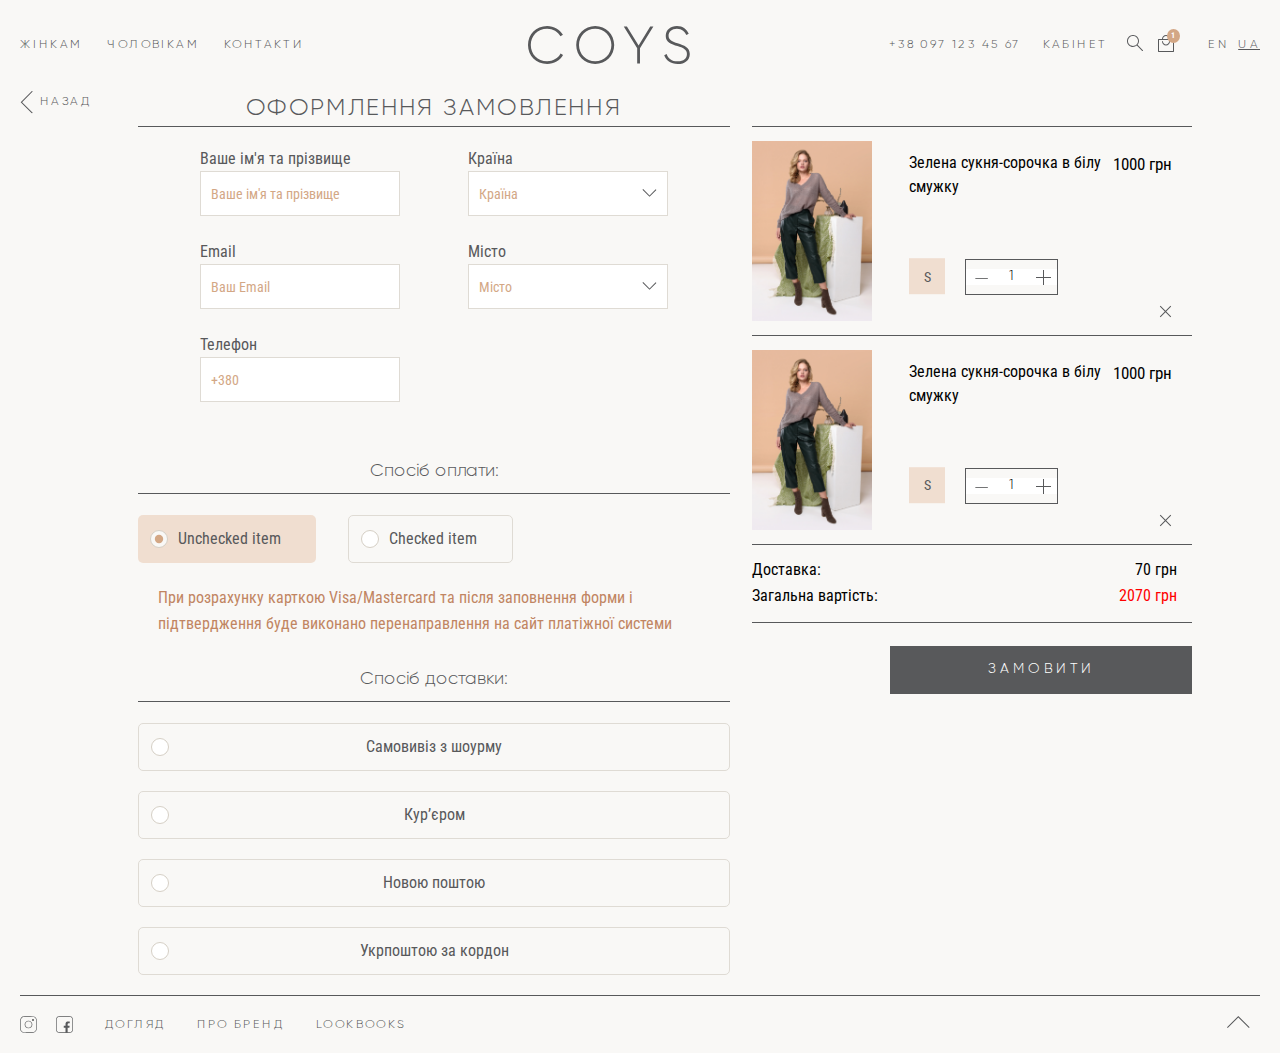
<file: checkout.html>
<!DOCTYPE html>
<html lang="ua">
<head>
    <meta charset="UTF-8">
    <meta http-equiv="X-UA-Compatible" content="IE=edge">
    <meta name="viewport" content="width=device-width, initial-scale=1.0">
    <title>Coys - Оформлення замовлення</title>
    <link rel="stylesheet" href="https://unpkg.com/swiper/swiper-bundle.min.css"/>
    <link rel="stylesheet" href="css/style.css">
</head>
<body class="ua">
    <div class="wrapper" id="wrapper">
        <header class="header" >
            <div class="header__container container">
                <div class="header__inner inner">
                    <div class="burger__menu">  
                        <div class="burger__menu-btn">
                            <span></span>
                            <span></span>
                            <span></span>
                        </div>
                    </div>
                    <nav class="header__menu menu-header">
                        <div class="header__content-mobile">
                            <div class="header__symbol"><img src="img/symbol.svg" alt="Символ Coys"></div>
                        </div>
                        <ul class="menu-header__list">
                            <li class="menu-header__item"><a href="" class="menu-header__link">Жінкам</a></li>
                            <li class="menu-header__item"><a href="" class="menu-header__link">Чоловікам</a></li>
                            <li class="menu-header__item"><a href="" class="menu-header__link">Контакти</a></li>
                            <li class="menu-header__item _touch"><a href="" class="menu-header__link">Про бренд</a></li>
                            <li class="menu-header__item _touch"><a href="" class="menu-header__link">Догляд</a></li>
                        </ul>
                        <div class="header__social-media social-media-header">
                            <div class="social-media-header__link"><a href=""><img src="img/social-media/insta.svg" alt="Інстаграм Coys"></a></div>
                            <div class="social-media-header__link"><a href=""><img src="img/social-media/facebook.svg" alt="Фейсбук Coys"></a></div>
                        </div>
                    </nav>
                    <div class="header__logo">
                        <a href="index.html"><img src="img/logo.svg" alt="Логотип магазина Coys"></a>
                    </div>
                    <div class="header__content">
                        <div class="header__phone">
                            <a href="tel:+380971234567">+38 097 123 45 67</a>
                        </div>
                        <div data-da=".menu-header__list, 769, last" class="header__cabinet cabinet-header">
                            <a href="" class="cabinet-header__link menu-header__link">кабінет</a>
                        </div>
                        <div class="header__search search-header">
                            <div class="search-header__icon"><img src="img/search-header.svg" alt="Пошук товарів"></div>
                            <div class="search-header__body">
                                <form class="search-header__form" action="#">
                                    <input class="search-header__input" type="text" name="search">
                                    <button class="search-header__button" type="submit"><img src="img/search-header.svg" alt="Пошук товарів"></button>
                                </form>
                            </div>
                        </div>
                        <div class="header__cart cart-header">
                            <a class="cart-header__link" href=""><img src="img/cart-header.svg" alt="Корзина товарів"></a>
                            <span>1</span>
                        </div>
                        <div data-da=".header__content-mobile, 769, 2" class="header__language language-header">
                            <div class="language-header__item _en"><a href="">EN</a></div>
                            <div class="language-header__item _ua"><a href="">UA</a></div>
                        </div>
                    </div>
                </div>
            </div>
        </header>
        <main class="main">
            <div class="main__checkout checkout">
                <div class="checkout__container container">
                    <div class="checkout__back back-checkout">
                        <div class="product__header header-product">
                            <a href="" class="header-product__link">Назад</a>
                        </div>
                    </div>
                    <div class="checkout__body body-checkout">
                        <div class="body-checkout__title">
                            оформлення замовлення
                        </div>
                        <div class="body-checkout__info info-checkout">
                            <form action="#" id="form" class="info-checkout__form">
                                <div class="info-checkout__column">
                                    <div class="info-checkout__item">
                                        <label for="formName" class="info-checkout__label">Ваше ім'я та прізвище</label>
                                        <input placeholder="Ваше ім'я та прізвище" id="formName" type="text" name="name" class="info-checkout__input _req">
                                    </div>
                                    <div class="info-checkout__item">
                                        <label for="formEmail" class="info-checkout__label">Email</label>
                                        <input placeholder="Ваш Email" id="formEmail" type="email" name="email" class="info-checkout__input _req _email">
                                    </div>
                                    <div class="info-checkout__item">
                                        <label for="formTel" class="info-checkout__label">Телефон</label>
                                        <input placeholder="+380" id="formTel" type="tel" name="tel" class="info-checkout__input _req">
                                    </div>
                                </div>
                                <div class="info-checkout__column">
                                    <div class="form__item info-checkout__item form__item-select">
                                        <div class="form__label info-checkout__label">Країна</div>
                                        <select aria-placeholder="" name="country" class="form__select info-checkout__select">
                                            <option selected disabled hidden>Країна</option>
                                            <option value="ua">Україна</option>
                                            <option value="cz">Чехія</option>
                                            <option value="pl">Польща</option>
                                        </select>
                                    </div>
                                    <div class="form__item info-checkout__item form__item-select">
                                        <div class="form__label info-checkout__label">Місто</div>
                                        <select aria-placeholder="" name="country" class="form__select info-checkout__select">
                                            <option selected disabled hidden>Місто</option>
                                            <option value="kyiv">Київ</option>
                                            <option value="praga">Прага</option>
                                            <option value="warsaw">Варшава</option>
                                        </select>
                                    </div>
                                </div>
                            </form>
                        </div>
                        <div class="body-checkout__payment payment-checkout">
                            <div class="payment-checkout__title">
                                Спосіб оплати:
                            </div>
                            <div class="payment-checkout__tabs _tabs">
                                <div class="payment-checkout__items">
                                    <div class="payment-checkout__item _tabs-item _active"><span>Unchecked item</span></div>
                                    <div class="payment-checkout__item _tabs-item"><span>Checked item</span></div>
                                </div>
                                <div class="payment-checkout__body">
                                    <div class="payment-checkout__block _tabs-block _active">
                                        При розрахунку карткою Visa/Mastercard та після заповнення форми і підтвердження буде виконано перенаправлення на сайт платіжної системи
                                    </div>
                                    <div class="payment-checkout__block _tabs-block">
                                        Lorem ipsum dolor sit amet consectetur adipisicing elit. Sequi numquam quod nesciunt. Tempore, possimus autem.
                                    </div>
                                </div>
                            </div>
                        </div>
                        <div class="body-checkout__delivery delivery-checkout">
                            <div class="delivery-checkout__title">
                                Спосіб доставки:
                            </div>
                            <div class="delivery-checkout__tabs _tabs">
                                <div class="delivery-checkout__items">
                                    <div class="delivery-checkout__item _tabs-item self-pickup-item"><span>Самовивіз з шоурму</span></div>
                                    <div class="delivery-checkout__item _tabs-item courier-item"><span>Кур’єром</span></div>
                                    <div class="delivery-checkout__item _tabs-item new-mail-item"><span>Новою поштою</span></div>
                                    <div class="delivery-checkout__item _tabs-item ukr-mail-item"><span>Укрпоштою за кордон</span></div>
                                </div>
                                <div class="delivery-checkout__block _tabs-block self-pickup-block">
                                    Шоурум А5 - м. Київ, вул. Велика Васильківська 5
                                </div>
                                <div class="delivery-checkout__block _tabs-block courier-block">
                                    <form action="#" class="courier-block__form">
                                        <div class="courier-block__row">
                                            <div class="courier-block__text">
                                                По Києву 70 грн
                                            </div>
                                        </div>
                                        <div class="courier-block__row courier-block__row_second">
                                            <div class="courier-block__item courier-block__item_street">
                                                <label for="formStreetCur" class="info-checkout__label">Вулиця</label>
                                                <input placeholder="Напишіть назву вулиці" type="text" id="formStreetCur" class="courier-block__input input-street">
                                            </div>
                                            <div class="courier-block__item">
                                                <label for="formBudCur" class="info-checkout__label">Будинок</label>
                                                <input type="text" id="formBudCur" class="courier-block__input input-build">
                                            </div>
                                            <div class="courier-block__item">
                                                <label for="formNumCur" class="info-checkout__label">Квартира/офіс</label>
                                                <input type="text" id="formNumCur" class="courier-block__input input-flat">
                                            </div>
                                        </div>
                                        <div class="courier-block__row">
                                            <div class="courier-block__item courier-block__item_textarea">
                                                <label for="formMessage" class="courier-block__label">Коментар для кур’єра</label>
                                                <textarea placeholder="Наприклад: код та номер під’їзду" name="message" id="formMessage" class="courier-block__textarea"></textarea>
                                            </div>
                                        </div>
                                    </form>
                                </div>
                                <div class="delivery-checkout__block _tabs-block new-mail-block block-delivery">
                                    <form action="#" class="block-delivery__form">
                                        <div class="block-delivery__column">
                                            <div class="block-delivery__text">
                                                За тарифами Нової пошти
                                            </div>
                                        </div>
                                        <div class="block-delivery__column">
                                            <div class="block-delivery__item">
                                                <label for="delSelect" class="block-delivery__label block-delivery__label_select">Оберіть відділення Нової пошти</label>
                                                <input placeholder="Оберіть відділення" type="text" id="delSelect" class="block-delivery__input">
                                            </div>
                                        </div>
                                    </form>
                                </div>
                                <div class="delivery-checkout__block _tabs-block mail-ua mail-ua-block">
                                    <form action="#" class="mail-ua__form">
                                        <div class="mail-ua__row">
                                            <div class="mail-ua__item">
                                                <label for="mailIndex" class="mail-ua__label">Поштовий індекс</label>
                                                <input type="tel" id="mailIndex" class="mail-ua__input">
                                            </div>
                                            <div class="mail-ua__item mail-ua__item_street">
                                                <label for="mailStreet" class="mail-ua__label">Вулиця</label>
                                                <input placeholder="Напишіть назву вулиці" type="text" id="mailStreet" class="mail-ua__input">
                                            </div>
                                        </div>
                                        <div class="mail-ua__row">
                                            <div class="mail-ua__item">
                                                <label for="mailBud" class="mail-ua__label">Дім</label>
                                                <input type="text" id="mailBud" class="mail-ua__input">
                                            </div>
                                            <div class="mail-ua__item">
                                                <label for="mailBud" class="mail-ua__label">Квартира/офіс</label>
                                                <input type="text" id="mailBud" class="mail-ua__input">
                                            </div>
                                        </div>
                                    </form>
                                </div>
                            </div>
                        </div>
                    </div>
                    <aside data-da=".checkout__container, 992, 1" class="checkout__page page-checkout">
                        <div class="page-checkout__body">
                            <div class="page-checkout__item item-checkout">
                                <div class="item-checkout__img"><a href=""><img src="img/photo-clothes-women/01.jpg" alt=""></a></div>
                                <div class="item-checkout__info info-checkout">
                                    <div class="info-checkout__header">
                                        <div class="info-checkout__title"><a href="">Зелена сукня-сорочка в білу смужку</a></div>
                                        <div class="info-checkout__prise grn">1000</div>
                                    </div>
                                    <div class="info-checkout__bottom">
                                        <div class="info-checkout__size">
                                            <div class="filter-spoller__checkbox-size spoller-checkbox-size info-checkout__checkbox">
                                                <input id="size-s" checked type="checkbox" name="" class="spoller-checkbox-size__input item-checkout__input">
                                                <label for="size-s" class="spoller-checkbox-size__label info-checkout__label"><span>S</span></label>
                                            </div>
                                        </div>
                                        <div class="info-checkout__quantity">
                                            <div class="quantity">
                                                <div class="quantity__button quantity__button_minus"></div>
                                                <div class="quantity__input">
                                                    <input autocomplete="off" type="text" name="form[]" value="1">
                                                </div>
                                                <div class="quantity__button quantity__button_plus"></div>
                                            </div>
                                        </div>
                                    </div>
                                    <div class="info-checkout__prise_mobile grn">1000</div>
                                    <div class="info-checkout__button">
                                        <a href=""><img src="img/filter-open.svg" alt=""></a>
                                    </div>
                                </div>
                            </div>
                            <div class="page-checkout__item item-checkout">
                                <div class="item-checkout__img"><a href=""><img src="img/photo-clothes-women/01.jpg" alt=""></a></div>
                                <div class="item-checkout__info info-checkout">
                                    <div class="info-checkout__header">
                                        <div class="info-checkout__title"><a href="">Зелена сукня-сорочка в білу смужку</a></div>
                                        <div class="info-checkout__prise grn">1000</div>
                                    </div>
                                    <div class="info-checkout__bottom">
                                        <div class="info-checkout__size">
                                            <div class="filter-spoller__checkbox-size spoller-checkbox-size info-checkout__checkbox">
                                                <input id="size-s" checked type="checkbox" name="" class="spoller-checkbox-size__input item-checkout__input">
                                                <label for="size-s" class="spoller-checkbox-size__label info-checkout__label"><span>S</span></label>
                                            </div>
                                        </div>
                                        <div class="info-checkout__quantity">
                                            <div class="quantity">
                                                <div class="quantity__button quantity__button_minus"></div>
                                                <div class="quantity__input">
                                                    <input autocomplete="off" type="text" name="form[]" value="1">
                                                </div>
                                                <div class="quantity__button quantity__button_plus"></div>
                                            </div>
                                        </div>
                                    </div>
                                    <div class="info-checkout__prise_mobile grn">1000</div>
                                    <div class="info-checkout__button">
                                        <a href=""><img src="img/filter-open.svg" alt=""></a>
                                    </div>
                                </div>
                            </div>
                        </div>
                        <div class="page-checkout__bottom bottom-checkout">
                            <div class="bottom-checkout__row">
                                <div class="bottom-checkout__text">Доставка:</div>
                                <div class="bottom-checkout__prise grn">70</div>
                            </div>
                            <div class="bottom-checkout__row">
                                <div class="bottom-checkout__text">Загальна вартість:</div>
                                <div class="bottom-checkout__prise prise-all grn">2070</div>
                            </div>
                        </div>
                        <div data-da=".checkout__container, 992," class="page-checkout__button">
                            <button type="submit" class="button-checkout">Замовити</button>
                        </div>
                    </aside>
                </div>
            </div>
        </main>
        <foooter class="footer">
            <div class="footer__container container">
                <div class="footer__inner inner">
                    <div class="footer__content">
                        <nav class="footer__nav">
                            <ul class="footer__list">
                                <li class="footer__item"><a href="" class="footer__link"><img src="img/social-media/insta.svg" alt="Інстаграм Coys"></a></li>
                                <li class="footer__item"><a href="" class="footer__link"><img src="img/social-media/facebook.svg" alt="Фейсбук Coys"></a></li>
                                <li class="footer__item"><a href="" class="footer__link">Догляд</a></li>
                                <li class="footer__item"><a href="" class="footer__link">Про Бренд</a></li>
                                <li class="footer__item"><a href="" class="footer__link _touch">Lookbooks</a></li>
                            </ul>
                        </nav>
                        <div class="footer__btn">
                            <a href="#wrapper"><img src="img/arrow.svg" alt=""></a>
                        </div>
                    </div>
                </div>
            </div>
        </foooter>
    </div>
    <script src="https://ajax.googleapis.com/ajax/libs/jquery/1.11.3/jquery.min.js"></script>
    <script src="https://unpkg.com/swiper@8/swiper-bundle.min.js"></script>
    <script src="js/main.js"></script>
    <script src="js/jquery.maskedinput.min.js"></script>
</body>
</html>
</file>
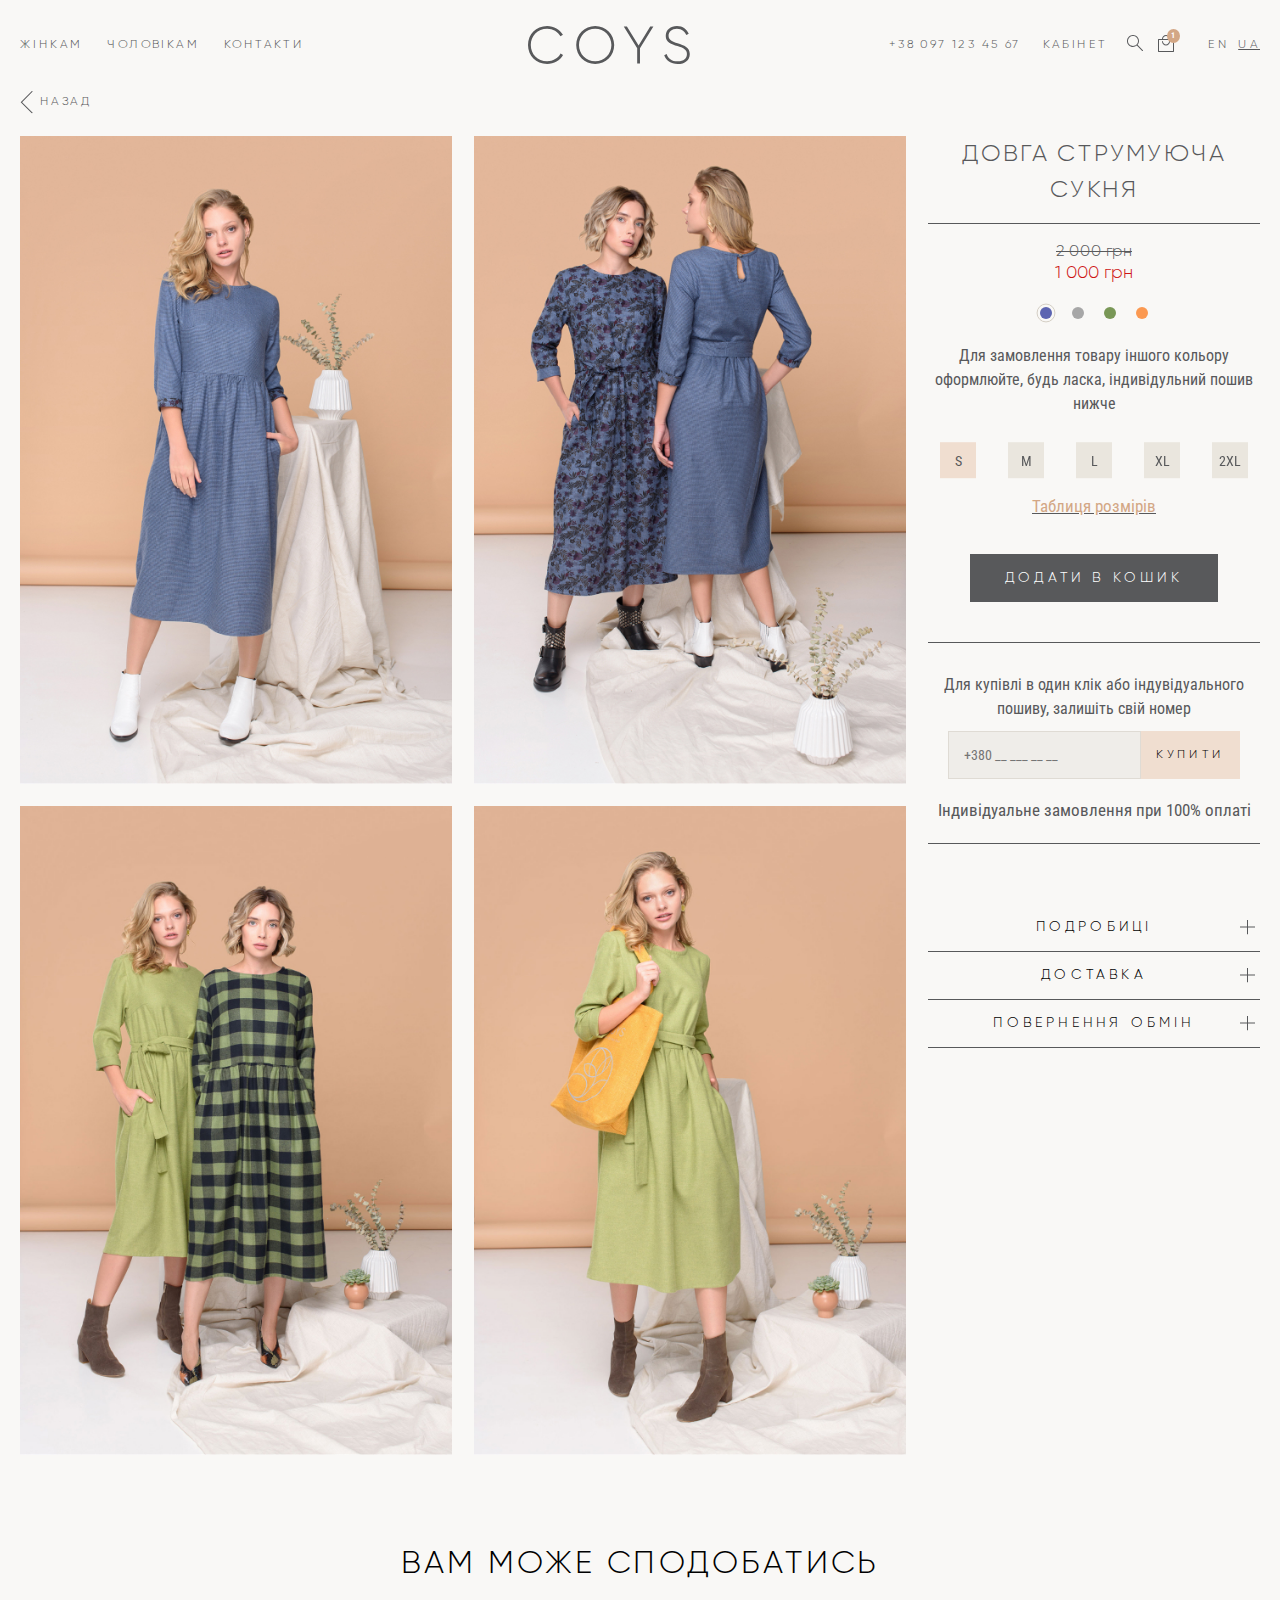
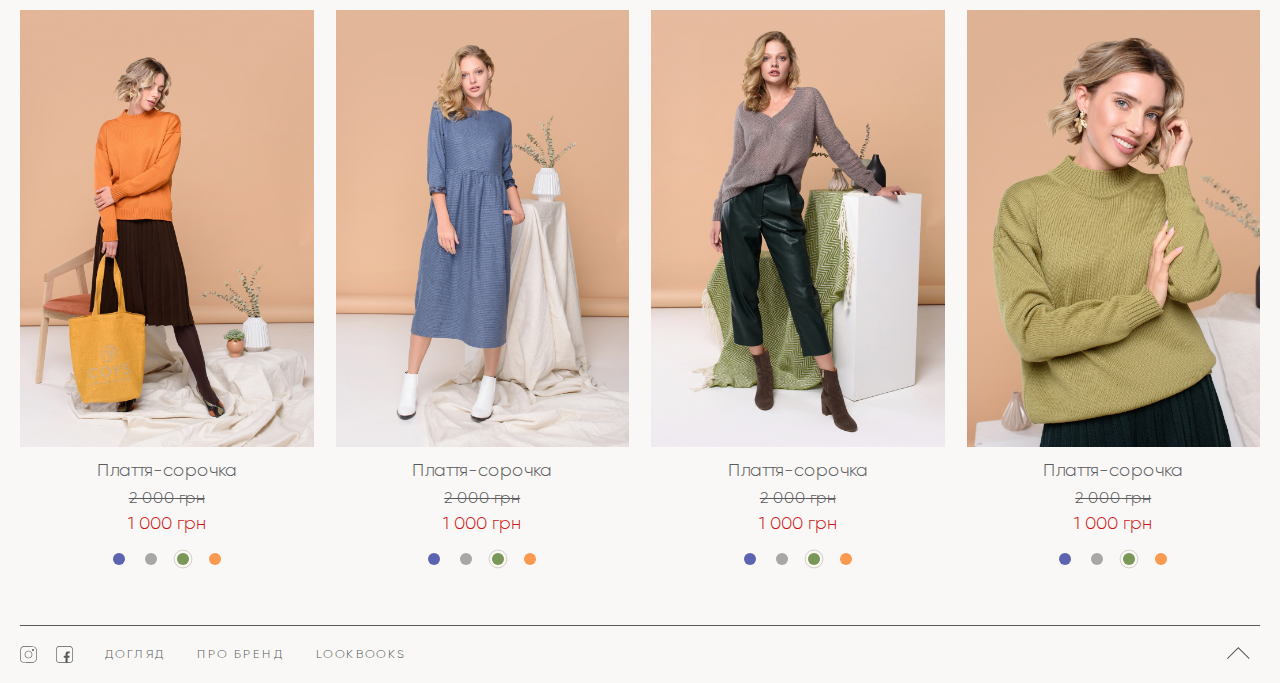
<file: product.html>
<!DOCTYPE html>
<html lang="ua">
<head>
    <meta charset="UTF-8">
    <meta http-equiv="X-UA-Compatible" content="IE=edge">
    <meta name="viewport" content="width=device-width, initial-scale=1.0">
    <title>Coys - Картка товара</title>
    <link rel="stylesheet" href="https://unpkg.com/swiper/swiper-bundle.min.css"/>
    <link rel="stylesheet" href="css/style.css">
</head>
<body class="ua">
    <div class="wrapper" id="wrapper">
        <header class="header" >
            <div class="header__container container">
                <div class="header__inner inner">
                    <div class="burger__menu">  
                        <div class="burger__menu-btn">
                            <span></span>
                            <span></span>
                            <span></span>
                        </div>
                    </div>
                    <nav class="header__menu menu-header">
                        <div class="header__content-mobile">
                            <div class="header__symbol"><img src="img/symbol.svg" alt="Символ Coys"></div>
                        </div>
                        <ul class="menu-header__list">
                            <li class="menu-header__item"><a href="" class="menu-header__link">Жінкам</a></li>
                            <li class="menu-header__item"><a href="" class="menu-header__link">Чоловікам</a></li>
                            <li class="menu-header__item"><a href="" class="menu-header__link">Контакти</a></li>
                            <li class="menu-header__item _touch"><a href="" class="menu-header__link">Про бренд</a></li>
                            <li class="menu-header__item _touch"><a href="" class="menu-header__link">Догляд</a></li>
                        </ul>
                        <div class="header__social-media social-media-header">
                            <div class="social-media-header__link"><a href=""><img src="img/social-media/insta.svg" alt="Інстаграм Coys"></a></div>
                            <div class="social-media-header__link"><a href=""><img src="img/social-media/facebook.svg" alt="Фейсбук Coys"></a></div>
                        </div>
                    </nav>
                    <div class="header__logo">
                        <a href="index.html"><img src="img/logo.svg" alt="Логотип магазина Coys"></a>
                    </div>
                    <div class="header__content">
                        <div class="header__phone">
                            <a href="tel:+380971234567">+38 097 123 45 67</a>
                        </div>
                        <div data-da=".menu-header__list, 769, last" class="header__cabinet cabinet-header">
                            <a href="" class="cabinet-header__link menu-header__link">кабінет</a>
                        </div>
                        <div class="header__search search-header">
                            <div class="search-header__icon"><img src="img/search-header.svg" alt="Пошук товарів"></div>
                            <div class="search-header__body">
                                <form class="search-header__form" action="#">
                                    <input class="search-header__input" type="text" name="search">
                                    <button class="search-header__button" type="submit"><img src="img/search-header.svg" alt="Пошук товарів"></button>
                                </form>
                            </div>
                        </div>
                        <div class="header__cart cart-header">
                            <a class="cart-header__link" href=""><img src="img/cart-header.svg" alt="Корзина товарів"></a>
                            <span>1</span>
                        </div>
                        <div data-da=".header__content-mobile, 769, 2" class="header__language language-header">
                            <div class="language-header__item _en"><a href="">EN</a></div>
                            <div class="language-header__item _ua"><a href="">UA</a></div>
                        </div>
                    </div>
                </div>
            </div>
        </header>
        <main class="main">
            <section class="main__product product container">
                <div class="product__header header-product">
                    <a href="" class="header-product__link">Назад</a>
                </div>
                <div class="product__body body-product">
                    <div class="body-product__content">
                        <div class="body-product__swiper mySwiper">
                       
                            <div class="body-product__swiper-pagination"></div>
                        </div>
                        <div data-da=".body-product__swiper, 1000, 1" class="body-product__swiper-wrapper swiper-wrapper">
                            <div class="body-product__swiper-slide swiper-slide"><img src="img/product/01.jpg" alt=""></div>
                            <div class="body-product__swiper-slide swiper-slide"><img src="img/product/02.jpg" alt=""></div>
                            <div class="body-product__swiper-slide swiper-slide"><img src="img/product/03.jpg" alt=""></div>
                            <div class="body-product__swiper-slide swiper-slide"><img src="img/product/04.jpg" alt=""></div>
                        </div>
                    </div>
                    <aside class="body-product__page page-product">
                        <div class="page-product__title">
                            <h3>довга струмуюча сукня</h3>
                        </div>
                        <div class="page-product__info">
                            <span class="page-product__old-price old-price grn">2 000</span>
                            <div class="page-product__current-price current-price grn">1 000</div>
                        </div>
                        <ul class="card-content__color-list page-product__color-list">
                            <li class="card-content__color-item active page-product__color-item"><img src="img/sapphirine.svg" alt=""></li>
                            <li class="card-content__color-item page-product__color-item"><img src="img/grey.svg" alt=""></li>
                            <li class="card-content__color-item page-product__color-item"><img src="img/green.svg" alt=""></li>
                            <li class="card-content__color-item page-product__color-item"><img src="img/orange.svg" alt=""></li>
                        </ul>
                        <div class="page-product__about-color">
                            <p>Для замовлення товару іншого кольору оформлюйте, будь ласка, індивідульний пошив нижче</p>
                        </div>
                        <div class="filter-spoller__content page-product__size size-product">
                            <div class="filter-spoller__items-size size-product__items">
                                <div class="filter-spoller__checkbox-size spoller-checkbox-size size-product__checkbox">
                                    <input checked id="size-s" type="radio" name="sizeproduct" class="spoller-checkbox-size__input size-product__input">
                                    <label for="size-s" class="spoller-checkbox-size__label size-product__label"><span>S</span></label>
                                </div>
                                <div class="filter-spoller__checkbox-size spoller-checkbox-size size-product__checkbox">
                                    <input id="size-m" type="radio" name="sizeproduct" class="spoller-checkbox-size__input size-product__input">
                                    <label for="size-m" class="spoller-checkbox-size__label size-product__label"><span>M</span></label>
                                </div>
                                <div class="filter-spoller__checkbox-size spoller-checkbox-size size-product__checkbox">
                                    <input id="size-l" type="radio" name="sizeproduct" class="spoller-checkbox-size__input size-product__input">
                                    <label for="size-l" class="spoller-checkbox-size__label size-product__label"><span>L</span></label>
                                </div>
                                <div class="filter-spoller__checkbox-size spoller-checkbox-size size-product__checkbox">
                                    <input id="size-xl" type="radio" name="sizeproduct" class="spoller-checkbox-size__input size-product__input">
                                    <label for="size-xl" class="spoller-checkbox-size__label size-product__label"><span>XL</span></label>
                                </div>
                                <div class="filter-spoller__checkbox-size spoller-checkbox-size size-product__checkbox">
                                    <input id="size-2xl" type="radio" name="sizeproduct" class="spoller-checkbox-size__input size-product__input">
                                    <label for="size-2xl" class="spoller-checkbox-size__label size-product__label"><span>2XL</span></label>
                                </div>
                            </div>
                        </div>
                        <div class="page-product__table-size table-size-product">
                            <a href="#popup__table-size" class="table-size-product__link popup-link">Таблиця розмірів</a>
                        </div>
                        <div class="page-product__actions-product actions-product">
                            <button class="actions-product__link">додати в кошик</button>
                        </div>
                        <div class="page-product__individual individual-product">
                            <div class="individual-product__text">
                                <p>Для купівлі в один клік або індувідуального пошиву, залишіть свій номер</p>
                            </div>
                            <div class="individual-product__form form-product">
                                <form action="#" class="form-product__body">
                                    <input placeholder="+380 __ ___ __ __" id="phone" type="tel" class="form-product__input">
                                    <button class="form-product__btn">Купити</button>
                                </form>
                            </div>
                            <div class="individual-product__warning">
                                <p>Індивідуальне замовлення при 100% оплаті</p>
                            </div>
                        </div>
                        <div data-spollers class="page-product__bottom bottom-product">
                            <div class="bottom-product__item">
                                <button tabindex="-1" type="button" data-spoller class="bottom-product__title">подробиці</button>
                                <div class="bottom-product__text">
                                    Lorem ipsum dolor sit amet consectetur adipisicing elit. Facere, maxime! 
                                </div>
                            </div>
                            <div class="bottom-product__item">
                                <button tabindex="-1" type="button" data-spoller class="bottom-product__title">доставка</button>
                                <div class="bottom-product__text">
                                    Lorem ipsum dolor sit amet consectetur adipisicing elit. Facere, maxime!  Lorem ipsum dolor sit amet consectetur adipisicing elit. Facere, maxime! 
                                </div>
                            </div>
                            <div class="bottom-product__item">
                                <button tabindex="-1" type="button" data-spoller class="bottom-product__title">Повернення обмін</button>
                                <div class="bottom-product__text">
                                    Lorem ipsum dolor sit amet consectetur adipisicing elit.
                                </div>
                            </div>
                        </div>
                    </aside>
                </div>
            </section>
            <section class="main__other other">
                <div class="other__container container">
                    <div class="other__title">
                        <h1>Вам може сподобатись</h1>
                    </div>
                    <div class="other__items">
                        <div class="content-main__card card-content other__item">
                            <div class="card-content__img">
                                <a href="" class="card-content__img-link"><img src="img/photo-clothes-women/03.jpg" alt="Плаття-сорочка"></a>
                            </div>
                            <div class="card-content__info">
                                <a href="" class="card-content__title"><h6>Плаття-сорочка</h6></a>
                                <span class="card-content__old-price old-price grn">2 000</span>
                                <div class="card-content__current-price current-price grn">1 000</div>
                            </div>
                            <ul class="card-content__color-list">
                                <li class="card-content__color-item"><a href=""><img src="img/sapphirine.svg" alt=""></a></li>
                                <li class="card-content__color-item"><a href=""><img src="img/grey.svg" alt=""></a></li>
                                <li class="card-content__color-item active"><a href=""><img src="img/green.svg" alt=""></a></li>
                                <li class="card-content__color-item"><a href=""><img src="img/orange.svg" alt=""></a></li>
                            </ul>
                        </div>
                        <div class="content-main__card card-content other__item">
                            <div class="card-content__img">
                                <a href="" class="card-content__img-link"><img src="img/photo-clothes-women/02.jpg" alt="Плаття-сорочка"></a>
                            </div>
                            <div class="card-content__info">
                                <a href="" class="card-content__title"><h6>Плаття-сорочка</h6></a>
                                <span class="card-content__old-price old-price grn">2 000</span>
                                <div class="card-content__current-price current-price grn">1 000</div>
                            </div>
                            <ul class="card-content__color-list">
                                <li class="card-content__color-item"><a href=""><img src="img/sapphirine.svg" alt=""></a></li>
                                <li class="card-content__color-item"><a href=""><img src="img/grey.svg" alt=""></a></li>
                                <li class="card-content__color-item active"><a href=""><img src="img/green.svg" alt=""></a></li>
                                <li class="card-content__color-item"><a href=""><img src="img/orange.svg" alt=""></a></li>
                            </ul>
                        </div>
                        <div class="content-main__card card-content other__item">
                            <div class="card-content__img">
                                <a href="" class="card-content__img-link"><img src="img/photo-clothes-women/01.jpg" alt="Плаття-сорочка"></a>
                            </div>
                            <div class="card-content__info">
                                <a href="" class="card-content__title"><h6>Плаття-сорочка</h6></a>
                                <span class="card-content__old-price old-price grn">2 000</span>
                                <div class="card-content__current-price current-price grn">1 000</div>
                            </div>
                            <ul class="card-content__color-list">
                                <li class="card-content__color-item"><a href=""><img src="img/sapphirine.svg" alt=""></a></li>
                                <li class="card-content__color-item"><a href=""><img src="img/grey.svg" alt=""></a></li>
                                <li class="card-content__color-item active"><a href=""><img src="img/green.svg" alt=""></a></li>
                                <li class="card-content__color-item"><a href=""><img src="img/orange.svg" alt=""></a></li>
                            </ul>
                        </div>
                        <div class="content-main__card card-content other__item">
                            <div class="card-content__img">
                                <a href="" class="card-content__img-link"><img src="img/photo-clothes-women/04.jpg" alt="Плаття-сорочка"></a>
                            </div>
                            <div class="card-content__info">
                                <a href="" class="card-content__title"><h6>Плаття-сорочка</h6></a>
                                <span class="card-content__old-price old-price grn">2 000</span>
                                <div class="card-content__current-price current-price grn">1 000</div>
                            </div>
                            <ul class="card-content__color-list">
                                <li class="card-content__color-item"><a href=""><img src="img/sapphirine.svg" alt=""></a></li>
                                <li class="card-content__color-item"><a href=""><img src="img/grey.svg" alt=""></a></li>
                                <li class="card-content__color-item active"><a href=""><img src="img/green.svg" alt=""></a></li>
                                <li class="card-content__color-item"><a href=""><img src="img/orange.svg" alt=""></a></li>
                            </ul>
                        </div>
                    </div>
                </div>
            </section>
        </main>
        <foooter class="footer">
            <div class="footer__container container">
                <div class="footer__inner inner">
                    <div class="footer__content">
                        <nav class="footer__nav">
                            <ul class="footer__list">
                                <li class="footer__item"><a href="" class="footer__link"><img src="img/social-media/insta.svg" alt="Інстаграм Coys"></a></li>
                                <li class="footer__item"><a href="" class="footer__link"><img src="img/social-media/facebook.svg" alt="Фейсбук Coys"></a></li>
                                <li class="footer__item"><a href="" class="footer__link">Догляд</a></li>
                                <li class="footer__item"><a href="" class="footer__link">Про Бренд</a></li>
                                <li class="footer__item"><a href="" class="footer__link _touch">Lookbooks</a></li>
                            </ul>
                        </nav>
                        <div class="footer__btn">
                            <a href="#wrapper"><img src="img/arrow.svg" alt=""></a>
                        </div>
                    </div>
                </div>
            </div>
        </foooter>
        <div id="popup__table-size" class="popup__table-size size-popup popup">
			<div class="popup__body size-popup__body">
				<div class="popup__content size-popup__content">
					<a href="#header" class="popup__close close-popup">X</a>
					<div class="popup__title size-popup__title">Таблиця розмірів</div>
					<div class="size-popup__img">
                        <img src="img/table-size.jpg" alt="">
					</div>
				</div>
			</div>
		</div>
        <div class="actions-product__body body-actions">
            <div class="body-actions__inner">
                <div class="body-actions__content">
                    <div class="body-actions__close">
                        <button class="body-actions__btn"><img src="img/filter-open.svg" alt=""></button>
                    </div>
                    <h6 class="body-actions__title">дякуємо!</h6>
                    <p class="body-actions__text">Товар успішно додано в кошик.</p>
                    <a href="" class="body-actions__draw">оформити замовлення</a><br>
                    <a href="" class="body-actions__continue">Продовжити покупки</a>
                </div>
            </div>
        </div>
    </div>
    <script src="https://ajax.googleapis.com/ajax/libs/jquery/1.11.3/jquery.min.js"></script>
    <script src="https://unpkg.com/swiper@8/swiper-bundle.min.js"></script>
    <script src="js/main.js"></script>
    <script src="js/jquery.maskedinput.min.js"></script>
</body>
</html>
</file>
<file: css/style.css>
@charset "UTF-8";
@import url(https://fonts.googleapis.com/css?family=Roboto:regular);
@import url(https://fonts.googleapis.com/css?family=Roboto+Condensed:300,700);
@import url(https://fonts.googleapis.com/css?family=Open+Sans:300,regular,500,600,700);
@import url(https://fonts.googleapis.com/css?family=IBM+Plex+Sans:300,regular,600);
* {
  padding: 0;
  margin: 0;
  border: 0;
}

*, *:before, *:after {
  -webkit-box-sizing: border-box;
  box-sizing: border-box;
}

:focus, :active {
  outline: none;
}

a:focus, a:active {
  outline: none;
}

nav, footer, header, aside {
  display: block;
}

html, body {
  height: 100%;
  width: 100%;
  font-size: 100%;
  line-height: 1;
  font-size: 16px;
  -ms-text-size-adjust: 100%;
  -moz-text-size-adjust: 100%;
  -webkit-text-size-adjust: 100%;
}

input, button, textarea {
  font-family: inherit;
}

input::-ms-clear {
  display: none;
}

button {
  cursor: pointer;
}

button::-moz-focus-inner {
  padding: 0;
  border: 0;
}

a, a:visited {
  text-decoration: none;
}

a:hover {
  text-decoration: none;
}

ul li {
  list-style: none;
}

img {
  vertical-align: top;
}

h1, h2, h3, h4, h5, h6 {
  font-size: inherit;
  font-weight: inherit;
}

.wrapper {
  min-height: 100%;
  display: -webkit-box;
  display: -ms-flexbox;
  display: flex;
  -webkit-box-orient: vertical;
  -webkit-box-direction: normal;
      -ms-flex-direction: column;
          flex-direction: column;
  overflow: hidden;
}

.main {
  -webkit-box-flex: 1;
      -ms-flex: 1 1 auto;
          flex: 1 1 auto;
}

@font-face {
  font-family: "Gilroy";
  src: url("../fonts/Gilroy-Light.eot");
  src: local("Gilroy Light"), local("../fonts/Gilroy-Light"), url("../fonts/Gilroy-Light.eot?#iefix") format("embedded-opentype"), url("../fonts/Gilroy-Light.woff2") format("woff2"), url("../fonts/Gilroy-Light.woff") format("woff"), url("../fonts/Gilroy-Light.ttf") format("truetype");
  font-weight: 300;
  font-style: normal;
}
@font-face {
  font-family: "Gilroy";
  src: url("../fonts/Gilroy-Extrabold.eot");
  src: local("Gilroy Extrabold"), local("../fonts/Gilroy-Extrabold"), url("../fonts/Gilroy-Extrabold.eot?#iefix") format("embedded-opentype"), url("../fonts/Gilroy-Extrabold.woff2") format("woff2"), url("../fonts/Gilroy-Extrabold.woff") format("woff"), url("../fonts/Gilroy-Extrabold.ttf") format("truetype");
  font-weight: 800;
  font-style: normal;
}
html {
  scroll-behavior: smooth;
}

.old-price {
  color: #58595B;
  font-size: 16px;
  text-decoration: line-through;
  white-space: nowrap;
}
@media (max-width: 426px) {
  .old-price {
    font-size: 12px;
  }
}

.current-price {
  color: #ce1414;
  font-size: 18px;
  white-space: nowrap;
}
@media (max-width: 426px) {
  .current-price {
    font-size: 14px;
  }
}

body {
  font-family: "Gilroy";
  background: #F9F8F6;
  color: #58595B;
}
body._lock {
  overflow: hidden;
}

.header {
  position: fixed;
  top: 0;
  left: 0;
  width: 100%;
  z-index: 50;
  min-height: 90px;
  background: #F9F8F6;
}
@media (max-width: 426px) {
  .header {
    min-height: 60px;
  }
}

.container {
  max-width: 1440px;
  margin: 0 auto;
}

.inner {
  padding: 0 20px;
}

.main {
  margin-top: 90px;
}
@media (max-width: 426px) {
  .main {
    margin-top: 65px;
  }
}

.grn::after {
  content: " грн";
}

.popup {
  position: fixed;
  width: 100%;
  height: 100%;
  background-color: rgba(0, 0, 0, 0.8);
  top: 0;
  left: 0;
  opacity: 0;
  visibility: hidden;
  overflow-y: auto;
  overflow-x: hidden;
  -webkit-transition: all 0.8s ease 0s;
  transition: all 0.8s ease 0s;
}

.popup.open {
  opacity: 1;
  visibility: visible;
  z-index: 51;
}

.popup.open .popup__content {
  -webkit-transform: perspective(600px) translate(0px, 0%) rotateX(0deg);
          transform: perspective(600px) translate(0px, 0%) rotateX(0deg);
  opacity: 1;
}

.popup__area {
  position: absolute;
  width: 100%;
  height: 100%;
  top: 0;
  left: 0;
}

.popup__body {
  min-height: 100%;
  display: -webkit-box;
  display: -ms-flexbox;
  display: flex;
  -webkit-box-align: center;
      -ms-flex-align: center;
          align-items: center;
  -webkit-box-pack: center;
      -ms-flex-pack: center;
          justify-content: center;
  padding: 30px 10px;
  -webkit-transition: all 0.8s ease 0s;
  transition: all 0.8s ease 0s;
}

.popup__content {
  background-color: #fff;
  color: #000;
  max-width: 800px;
  padding: 30px;
  position: relative;
  -webkit-transition: all 0.8s ease 0s;
  transition: all 0.8s ease 0s;
  opacity: 0;
  -webkit-transform: perspective(600px) translate(0px, -100%) rotateX(45deg);
          transform: perspective(600px) translate(0px, -100%) rotateX(45deg);
}

.popup__image img {
  max-width: 100%;
  vertical-align: top;
}

.popup__close {
  position: absolute;
  right: 10px;
  top: 10px;
  font-size: 20px;
  color: rgb(255, 17, 17);
  text-decoration: none;
}

.select {
  position: relative;
}

.select__item {
  position: relative;
}

.select__title {
  color: #000;
  border: 1px solid #d9d9d9;
  background-color: #fff;
  cursor: pointer;
  border-radius: 5px;
}

.select__value {
  display: -webkit-box;
  display: -ms-flexbox;
  display: flex;
  font-size: 16px;
  height: 50px;
  padding: 0px 20px;
  -webkit-box-align: center;
      -ms-flex-align: center;
          align-items: center;
  -webkit-box-pack: justify;
      -ms-flex-pack: justify;
          justify-content: space-between;
  -webkit-box-orient: horizontal;
  -webkit-box-direction: reverse;
      -ms-flex-direction: row-reverse;
          flex-direction: row-reverse;
}

.select__value span {
  height: 1em;
  overflow: hidden;
  display: -webkit-box;
  -webkit-line-clamp: 1;
  -webkit-box-orient: vertical;
}

.select__value::before {
  content: "";
  display: inline-block;
  -webkit-transition: all 0.3s ease 0s;
  transition: all 0.3s ease 0s;
  width: 11px;
  height: 7px;
}

.select__options {
  color: #000;
  display: none;
  position: absolute;
  top: 49px;
  border-radius: 0 0 4px 4px;
  min-width: 100%;
  left: 0;
  background-color: #fff;
  border-top: 0;
  border: 1px solid #d9d9d9;
  border-top: 0;
  font-size: 16px;
  padding: 0px 0px 5px 0px;
}

.select__option {
  cursor: pointer;
  padding: 10px 20px;
  margin: 0px 0px 0px 0px;
}

.select._active {
  z-index: 5;
}

.select._active .select__value::before {
  -webkit-transform: rotate(-180deg);
          transform: rotate(-180deg);
}

.select._active.select__options {
  display: block;
}

.header {
  color: #58595B;
}
.header a {
  color: #58595B;
}
.header a:hover {
  color: #000;
}
.header__container {
  position: relative;
}
.header__container::before {
  position: absolute;
  background-color: #F9F8F6;
  content: "";
  width: 100%;
  height: 100%;
  z-index: 1;
}
.header__inner {
  display: -webkit-box;
  display: -ms-flexbox;
  display: flex;
  -webkit-box-align: center;
      -ms-flex-align: center;
          align-items: center;
  -webkit-box-pack: justify;
      -ms-flex-pack: justify;
          justify-content: space-between;
  position: relative;
  padding: 26px 10px;
}
@media (min-width: 1000px) {
  .header__inner {
    padding: 26px 20px;
  }
}
@media (min-width: 769px) {
  .header__inner {
    z-index: 3;
  }
}
@media (max-width: 426px) {
  .header__inner {
    padding: 18px 10px;
  }
}
@media (max-width: 769px) {
  .header__menu {
    position: fixed;
    height: 100%;
    width: 100%;
    top: 0;
    left: 0;
    padding-top: 100px;
    opacity: 0;
    z-index: 0;
    -webkit-transition: all 0.5s ease;
    transition: all 0.5s ease;
    background-color: #fff;
    overflow: auto;
    pointer-events: none;
  }
  .header__menu._active {
    opacity: 1;
    pointer-events: auto;
  }
}
.header__social-media {
  display: none;
}
@media (max-width: 769px) {
  .header__social-media {
    display: -webkit-box;
    display: -ms-flexbox;
    display: flex;
    -webkit-box-pack: center;
        -ms-flex-pack: center;
            justify-content: center;
    margin-top: 55px;
    margin-bottom: 30px;
  }
}
.header__symbol {
  display: none;
}
@media (max-width: 769px) {
  .header__symbol {
    margin-top: 15px;
    display: -webkit-box;
    display: -ms-flexbox;
    display: flex;
    -webkit-box-pack: center;
        -ms-flex-pack: center;
            justify-content: center;
  }
}
.header__logo {
  margin: 0 10px;
  z-index: 1;
}
.header__logo img {
  width: 100%;
}
@media (max-width: 769px) {
  .header__logo {
    margin: 0 10px 0 45px;
  }
}
@media (max-width: 426px) {
  .header__logo {
    height: 24px;
    width: 96px;
  }
}
.header__content {
  display: -webkit-box;
  display: -ms-flexbox;
  display: flex;
  -ms-flex-wrap: wrap;
      flex-wrap: wrap;
}
@media (max-width: 769px) {
  .header__content img {
    width: 23px;
  }
}
.header__phone {
  margin-right: 11px;
  font-weight: 300;
  font-size: 12px;
  line-height: 1.75em;
  letter-spacing: 0.2em;
  text-transform: uppercase;
}
@media (max-width: 1050px) {
  .header__phone {
    display: none;
  }
}
.header__cabinet {
  margin: 0 10px 0 11px;
  font-weight: 300;
  font-size: 12px;
  line-height: 1.75em;
  letter-spacing: 0.2em;
  text-transform: uppercase;
}
@media (max-width: 840px) {
  .header__cabinet {
    margin: 0 5px 0 6px;
  }
}
@media (max-width: 769px) {
  .header__cabinet {
    margin: 0;
  }
}
.header__search {
  z-index: 1;
  margin: 0 7px 0 10px;
}
@media (max-width: 840px) {
  .header__search {
    margin: 0 5px 0 6px;
  }
}
@media (max-width: 769px) {
  .header__search {
    margin: 0 8px 0 6px;
  }
}
.header__cart {
  z-index: 1;
  margin: 0 17px 0 7px;
}
@media (max-width: 840px) {
  .header__cart {
    margin: 0 10px 0 6px;
  }
}
@media (max-width: 769px) {
  .header__cart {
    margin: 0 8px 0 8px;
  }
}
.header__language {
  display: -webkit-box;
  display: -ms-flexbox;
  display: flex;
}
@media (min-width: 769px) {
  .header__language {
    margin: 0 0 0 17px;
  }
}
@media (max-width: 769px) {
  .header__language {
    margin-top: 26px;
    -webkit-box-pack: center;
        -ms-flex-pack: center;
            justify-content: center;
  }
}

.social-media-header__link:not(:last-child) {
  margin-right: 24px;
}

.burger__menu {
  z-index: 3;
  position: absolute;
  top: 50%;
  -webkit-transform: translate(0, -50%);
          transform: translate(0, -50%);
}
.burger__menu-btn {
  width: 25px;
  height: 17px;
  position: relative;
  z-index: 5;
  cursor: pointer;
  display: block;
}
.burger__menu-btn._active span {
  -webkit-transform: scale(0);
          transform: scale(0);
}
.burger__menu-btn._active span:first-child {
  -webkit-transform: rotate(45deg);
          transform: rotate(45deg);
  top: 8px;
}
.burger__menu-btn._active span:last-child {
  -webkit-transform: rotate(-45deg);
          transform: rotate(-45deg);
  top: 8px;
}
.burger__menu-btn span {
  -webkit-transition: all 0.4s ease;
  transition: all 0.4s ease;
  background: #58595B;
  height: 1px;
  width: 100%;
  position: absolute;
  top: 8px;
}
.burger__menu-btn span:first-child {
  top: 0;
}
.burger__menu-btn span:last-child {
  top: auto;
  bottom: 0;
}
@media (min-width: 769px) {
  .burger__menu-btn {
    display: none;
  }
}

@media (min-width: 769px) {
  .menu-header__list {
    display: -webkit-box;
    display: -ms-flexbox;
    display: flex;
    -ms-flex-wrap: wrap;
        flex-wrap: wrap;
  }
}
@media (max-width: 769px) {
  .menu-header__list {
    border-bottom: 0.5px solid #58595B;
    border-top: 0.5px solid #58595B;
    width: 90%;
    margin: 25px auto 0 auto;
  }
}
@media (min-width: 769px) {
  .menu-header__item._touch {
    display: none;
  }
  .menu-header__item:not(:last-child) {
    margin: 0 25px 0 0;
  }
}
@media (min-width: 769px) and (max-width: 840px) {
  .menu-header__item:not(:last-child) {
    margin: 0 15px 0 0;
  }
}
@media (max-width: 769px) {
  .menu-header__item {
    border-bottom: 0.5px solid #58595B;
  }
  .menu-header__item._touch {
    display: block;
  }
}
.menu-header__link {
  font-weight: 300;
  font-size: 12px;
  line-height: 1.75em;
  letter-spacing: 0.2em;
  text-transform: uppercase;
  -webkit-transition: all 0.3s ease;
  transition: all 0.3s ease;
}
@media (max-width: 769px) {
  .menu-header__link {
    margin: 4px 0;
    padding: 8px 0;
    display: -webkit-box;
    display: -ms-flexbox;
    display: flex;
    -webkit-box-pack: center;
        -ms-flex-pack: center;
            justify-content: center;
    line-height: 1.4em;
    font-weight: 300;
    font-size: 10px;
    letter-spacing: 0.3em;
    text-transform: uppercase;
  }
  .menu-header__link.active {
    background-color: #F0DED0;
  }
}

.search-header__icon {
  position: relative;
  cursor: pointer;
}
.search-header__body {
  position: absolute;
  opacity: 0;
  -webkit-transition: all 0.3s ease;
  transition: all 0.3s ease;
  margin-right: 20px;
  pointer-events: none;
}
.search-header__form {
  margin-top: 10px;
  display: -webkit-box;
  display: -ms-flexbox;
  display: flex;
  -ms-flex-wrap: no-wrap;
      flex-wrap: no-wrap;
  margin-left: -120px;
}
@media (max-width: 840px) {
  .search-header__form {
    margin-left: -140px;
  }
}
@media (max-width: 769px) {
  .search-header__form {
    margin-left: -190px;
  }
}
@media (max-width: 580px) {
  .search-header__form {
    margin-top: 20px;
  }
}
.search-header__input {
  background-color: #dfdfdf;
  padding: 10px;
  border-radius: 10px 0 0 10px;
  width: 210px;
}
.search-header__button {
  padding: 0 10px;
  border-radius: 0 10px 10px 0;
}

.cart-header {
  position: relative;
}
.cart-header span {
  position: absolute;
  display: -webkit-box;
  display: -ms-flexbox;
  display: flex;
  -webkit-box-align: center;
      -ms-flex-align: center;
          align-items: center;
  -webkit-box-pack: center;
      -ms-flex-pack: center;
          justify-content: center;
  font-family: "Roboto Condensed";
  font-weight: 700;
  font-size: 8px;
  padding: 3px 5px 3px 4px;
  line-height: 8px;
  border-radius: 50%;
  background: #D3A785;
  color: #fff;
  top: -6px;
  right: -6px;
  pointer-events: none;
}
.language-header__item {
  font-weight: 300;
  font-size: 12px;
  line-height: 1.75;
  letter-spacing: 0.2em;
  text-transform: uppercase;
}
.language-header__item:not(:last-child) {
  margin-right: 9px;
}
@media (max-width: 840px) {
  .language-header__item:not(:last-child) {
    margin-right: 5px;
  }
}

.language-header__item._ua {
  text-decoration: underline;
}

.search-header__body._active {
  pointer-events: auto;
  opacity: 1;
}

.hero__info {
  position: absolute;
  display: -webkit-box;
  display: -ms-flexbox;
  display: flex;
  -webkit-box-orient: vertical;
  -webkit-box-direction: normal;
      -ms-flex-direction: column;
          flex-direction: column;
  -webkit-box-align: center;
      -ms-flex-align: center;
          align-items: center;
  bottom: 50%;
  left: 50%;
  -webkit-transform: translate(-50%, 50%);
          transform: translate(-50%, 50%);
  z-index: 3;
  width: 100%;
}
@media (max-width: 769px) {
  .hero__info {
    bottom: 60px;
    left: 50%;
    -webkit-transform: translate(-50%, 0);
            transform: translate(-50%, 0);
  }
}

.body-hero__swiper {
  min-width: 0%;
  position: relative;
}
.body-hero__swiper::before {
  content: "";
  position: absolute;
  width: 100%;
  height: 100%;
  left: 0;
  top: 0;
  background: rgba(66, 41, 23, 0.3);
  z-index: 2;
  pointer-events: none;
}
.body-hero__swiper-slide {
  max-width: 50%;
  position: relative;
  overflow: hidden;
  padding-bottom: 56%;
}
.body-hero__swiper-slide img {
  position: absolute;
  width: 100%;
  height: 100%;
  top: 0;
  left: 0;
  -o-object-fit: cover;
     object-fit: cover;
}
@media (max-width: 769px) {
  .body-hero__swiper-slide {
    max-width: 100%;
    padding-bottom: 110%;
  }
}
@media (max-width: 426px) {
  .body-hero__swiper-slide {
    padding-bottom: 155%;
  }
}
.body-hero__swiper-pagination {
  position: absolute !important;
  left: 50% !important;
  -webkit-transform: translate(-50%, 0) !important;
          transform: translate(-50%, 0) !important;
  bottom: 100px !important;
  z-index: 3 !important;
  width: auto !important;
}
@media (max-width: 1020px) {
  .body-hero__swiper-pagination {
    bottom: 55px !important;
  }
}
@media (max-width: 769px) {
  .body-hero__swiper-pagination {
    bottom: 20px !important;
  }
}
.body-hero__swiper-pagination .swiper-pagination-bullet {
  height: 16px;
  width: 16px;
  background-color: transparent;
  border: 2px solid #FFFFFF;
  z-index: 4;
}
.body-hero__swiper-pagination .swiper-pagination-bullet:not(:last-child) {
  margin-right: 29px !important;
}
.body-hero__swiper-pagination .swiper-pagination-bullet-active {
  background-color: #FFFFFF;
}
@media (max-width: 769px) {
  .body-hero__swiper-pagination .swiper-pagination-bullet {
    height: 10px;
    width: 10px;
  }
  .body-hero__swiper-pagination .swiper-pagination-bullet:not(:last-child) {
    margin-right: 10px !important;
  }
}
@media (max-width: 600px) {
  .body-hero__swiper-pagination .swiper-pagination-bullet {
    height: 7px;
    width: 7px;
  }
}

.info-hero__title {
  font-weight: 800;
  font-size: 64px;
  line-height: 1.34em;
  color: #FFFFFF;
  margin-bottom: 20px;
}
@media (max-width: 1250px) {
  .info-hero__title {
    font-size: 58px;
  }
}
@media (max-width: 600px) {
  .info-hero__title {
    font-size: 30px;
  }
}
@media (max-width: 300px) {
  .info-hero__title {
    font-size: 24px;
  }
}
.info-hero__about {
  color: #58595B;
  font-weight: 300;
  font-size: 24px;
  line-height: 1.16em;
  background-color: #FFFFFF;
  max-width: 428px;
}
.info-hero__about p {
  padding: 28px;
  text-align: center;
}
@media (max-width: 1250px) {
  .info-hero__about {
    font-size: 20px;
  }
  .info-hero__about p {
    padding: 20px;
    text-align: center;
  }
}
@media (max-width: 600px) {
  .info-hero__about {
    font-size: 14px;
    max-width: 258px;
  }
}
.info-hero__symbol {
  margin-top: 35px;
}
@media (max-width: 1250px) {
  .info-hero__symbol {
    margin-top: 15px;
  }
  .info-hero__symbol img {
    width: 80px;
  }
}
@media (max-width: 600px) {
  .info-hero__symbol img {
    width: 41px;
  }
}

.hero__container {
  position: relative;
}

@media (min-width: 769px) {
  .catalog__container {
    display: -webkit-box;
    display: -ms-flexbox;
    display: flex;
  }
}
.catalog__item {
  position: relative;
}
@media (min-width: 769px) {
  .catalog__item {
    -webkit-box-flex: 0;
        -ms-flex: 0 1 50%;
            flex: 0 1 50%;
  }
}
.catalog__img {
  position: relative;
  overflow: hidden;
  padding-bottom: 103%;
}
@media (max-width: 426px) {
  .catalog__img {
    padding-bottom: 135%;
  }
}
@media (max-width: 381px) {
  .catalog__img {
    padding-bottom: 160%;
  }
}
.catalog__img img {
  width: 100%;
  position: absolute;
  width: 100%;
  height: 100%;
  top: 0;
  left: 0;
  -o-object-fit: cover;
     object-fit: cover;
}
@media (min-width: 769px) {
  .catalog__img img {
    -webkit-transition: all 0.6s ease;
    transition: all 0.6s ease;
  }
  .catalog__img img:hover {
    -webkit-transform: scale(1.1, 1.1);
            transform: scale(1.1, 1.1);
  }
}
.catalog__text {
  pointer-events: none;
  width: 272px;
  height: 74px;
  background-color: #fff;
  display: -webkit-box;
  display: -ms-flexbox;
  display: flex;
  -webkit-box-align: center;
      -ms-flex-align: center;
          align-items: center;
  -webkit-box-pack: center;
      -ms-flex-pack: center;
          justify-content: center;
  position: absolute;
  top: 50%;
  left: 50%;
  -webkit-transform: translate(-50%, -50%);
          transform: translate(-50%, -50%);
  z-index: 2;
  color: #000000;
  letter-spacing: 0.3em;
  font-weight: 300;
  font-size: 24px;
  text-transform: uppercase;
  line-height: 0.75em;
}
@media (max-width: 550px) {
  .catalog__text {
    font-size: 18px;
    width: 208px;
    height: 56px;
  }
}

.individual-order__inner {
  padding: 80px 10px;
}
@media (min-width: 1300px) {
  .individual-order__inner {
    padding: 100px 125px;
  }
}
@media (max-width: 769px) {
  .individual-order__inner {
    padding: 30px 10px;
  }
}
.individual-order__title {
  font-weight: 300;
  font-size: 48px;
  line-height: 1.25em;
  margin-bottom: 13px;
}
@media (max-width: 650px) {
  .individual-order__title {
    font-size: 30px;
    text-align: center;
  }
}
@media (max-width: 426px) {
  .individual-order__title {
    font-size: 24px;
    text-align: center;
  }
}
.individual-order__body {
  padding-top: 20px;
  border-top: 1px solid #000000;
  display: -webkit-box;
  display: -ms-flexbox;
  display: flex;
  -webkit-box-orient: vertical;
  -webkit-box-direction: normal;
      -ms-flex-direction: column;
          flex-direction: column;
}
@media (min-width: 769px) {
  .individual-order__body {
    -webkit-box-orient: horizontal;
    -webkit-box-direction: normal;
        -ms-flex-direction: row;
            flex-direction: row;
    -webkit-box-pack: justify;
        -ms-flex-pack: justify;
            justify-content: space-between;
    padding-top: 56px;
  }
}
@media (max-width: 769px) {
  .individual-order__body {
    -webkit-box-align: center;
        -ms-flex-align: center;
            align-items: center;
  }
}
@media (min-width: 769px) {
  .individual-order__symbol img {
    width: 100%;
    min-width: 90px;
  }
}
@media (max-width: 769px) {
  .individual-order__symbol {
    padding: 15px 0 30px 0;
  }
}
.individual-order__text {
  font-weight: 300;
  font-size: 18px;
  line-height: 1.67em;
  max-width: 552px;
}
@media (min-width: 769px) {
  .individual-order__text {
    margin: 0 15px;
    padding-top: 8px;
  }
}
@media (max-width: 1050px) {
  .individual-order__text {
    font-size: 16px;
  }
}
@media (max-width: 769px) {
  .individual-order__text {
    text-align: center;
  }
}
@media (max-width: 426px) {
  .individual-order__text {
    font-size: 13px;
  }
}
.form-individual-order__title {
  font-family: "Roboto Condensed", sans-serif;
  font-weight: 300;
  font-size: 16px;
  line-height: 1.5em;
  margin-bottom: 15px;
}
@media (max-width: 426px) {
  .form-individual-order__title {
    font-size: 13px;
    text-align: center;
  }
}
.form-individual-order__form {
  height: 48px;
  display: -webkit-box;
  display: -ms-flexbox;
  display: flex;
  -ms-flex-wrap: nowrap;
      flex-wrap: nowrap;
}
.form-individual-order__input {
  padding: 0 17px;
  background-color: #EFEDE9;
  border: 1px solid #DFDBD4;
  font-family: "Roboto Condensed";
  font-weight: 300;
  font-size: 16px;
  height: 100%;
}
@media (max-width: 380px) {
  .form-individual-order__input {
    padding: 0 8px;
  }
}
@media (max-width: 319px) {
  .form-individual-order__input {
    padding: 0 5px;
    font-size: 15px;
  }
}
.form-individual-order__button {
  height: 100%;
  font-family: "Gilroy";
  font-weight: 300;
  font-size: 14px;
  letter-spacing: 0.3em;
  text-transform: uppercase;
  color: #58595B;
  background-color: #F0DED0;
  padding: 0 10px;
  margin-left: -4px;
}
@media (min-width: 769px) {
  .form-individual-order__button {
    -webkit-transition: all 0.4s ease;
    transition: all 0.4s ease;
  }
  .form-individual-order__button:hover {
    background-color: #E4C5AD;
  }
}
@media (max-width: 380px) {
  .form-individual-order__button {
    font-size: 13px;
  }
}
@media (max-width: 319px) {
  .form-individual-order__button {
    font-size: 11px;
  }
}

.main__choice {
  margin-bottom: 22px;
}

.choice__items {
  -ms-flex-wrap: wrap;
      flex-wrap: wrap;
  display: -webkit-box;
  display: -ms-flexbox;
  display: flex;
}
.choice__item {
  -webkit-box-flex: 1;
      -ms-flex: 1 1 50%;
          flex: 1 1 50%;
}
@media (min-width: 769px) {
  .choice__item {
    -webkit-box-flex: 0;
        -ms-flex: 0 1 33.333%;
            flex: 0 1 33.333%;
  }
}
@media (max-width: 426px) {
  .choice__item {
    -webkit-box-flex: 0;
        -ms-flex: 0 1 100%;
            flex: 0 1 100%;
  }
}
.choice__img {
  position: relative;
  padding-bottom: 154%;
  overflow: hidden;
}
.choice__img img {
  position: absolute;
  width: 100%;
  height: 100%;
  top: 0px;
  left: 0px;
  -o-object-fit: cover;
     object-fit: cover;
}
@media (min-width: 769px) {
  .choice__img img {
    -webkit-transition: all 0.6s ease;
    transition: all 0.6s ease;
  }
  .choice__img img:hover {
    -webkit-transform: scale(1.1, 1.1);
            transform: scale(1.1, 1.1);
  }
}
.choice__text {
  position: absolute;
  right: 50%;
  top: 20px;
  -webkit-transform: translate(55%, 0);
          transform: translate(55%, 0);
  letter-spacing: 0.5em;
  text-transform: uppercase;
  font-weight: 300;
  font-size: 30px;
  letter-spacing: 0.5em;
  line-height: 2em;
  color: #000000;
  pointer-events: none;
  padding: 0 10px;
}
@media (max-width: 1100px) {
  .choice__text {
    font-size: 20px;
  }
}
@media (max-width: 850px) {
  .choice__text {
    top: 10px;
  }
}
@media (max-width: 376px) {
  .choice__text {
    top: 20px;
    font-size: 18px;
  }
}

.footer__content {
  padding: 20px 0;
  display: -webkit-box;
  display: -ms-flexbox;
  display: flex;
  -webkit-box-align: center;
      -ms-flex-align: center;
          align-items: center;
  -webkit-box-pack: justify;
      -ms-flex-pack: justify;
          justify-content: space-between;
  border-top: 1px solid #58595B;
}
.footer__list {
  display: -webkit-box;
  display: -ms-flexbox;
  display: flex;
}
.footer__item:not(:last-child) {
  margin-right: 32px;
}
.footer__item:first-child {
  margin-right: 19px;
}
@media (max-width: 530px) {
  .footer__item:not(:last-child) {
    margin-right: 19px;
  }
}
@media (max-width: 319px) {
  .footer__item:not(:last-child) {
    margin-right: 8px;
  }
  .footer__item:first-child {
    margin-right: 8px;
  }
}
.footer__link {
  color: #58595B;
  -webkit-transition: all 0.4s ease;
  transition: all 0.4s ease;
  letter-spacing: 0.2em;
  text-transform: uppercase;
  font-weight: 300;
  font-size: 12px;
}
.footer__link:hover {
  color: #000;
}
@media (max-width: 440px) {
  .footer__link._touch {
    display: none;
  }
}
@media (max-width: 376px) {
  .footer__link {
    font-size: 10px;
  }
}
.footer__btn {
  padding: 0 10px;
}
@media (min-width: 769px) {
  .footer__btn {
    -webkit-transition: all 0.4s ease;
    transition: all 0.4s ease;
  }
  .footer__btn:hover {
    -webkit-transform: translate(0, -3px);
            transform: translate(0, -3px);
  }
}

.main__inner {
  position: relative;
  padding: 0 15px 0 10px;
}
@media (min-width: 1000px) {
  .main__inner {
    padding: 0 25px;
  }
}
@media (min-width: 900px) {
  .main__inner {
    display: -webkit-box;
    display: -ms-flexbox;
    display: flex;
  }
}
.main__side {
  -webkit-box-flex: 1;
      -ms-flex: 1 1 auto;
          flex: 1 1 auto;
}
@media (min-width: 1100px) {
  .main__side {
    margin-top: 10px;
    -webkit-box-flex: 0;
        -ms-flex: 0 1 330px;
            flex: 0 1 330px;
    margin-right: 23px;
  }
}
@media (min-width: 900px) {
  .main__side {
    margin-top: 10px;
    -webkit-box-flex: 0;
        -ms-flex: 0 1 200px;
            flex: 0 1 200px;
    margin-right: 23px;
  }
}
@media (max-width: 900px) {
  .main__side {
    position: absolute;
    top: -50px;
    right: 20px;
  }
}
.main__content {
  -webkit-box-flex: 1;
      -ms-flex: 1 1 auto;
          flex: 1 1 auto;
  margin-bottom: 30px;
  padding-right: 5px;
}

@media (min-width: 900px) {
  .side-main__touch {
    display: none;
  }
}
.side-main__symbol {
  display: -webkit-box;
  display: -ms-flexbox;
  display: flex;
  -webkit-box-pack: center;
      -ms-flex-pack: center;
          justify-content: center;
  margin-top: 30px;
  margin-bottom: 15px;
}

.touch-side-main__wrapper {
  display: -ms-grid;
  display: grid;
  justify-items: end;
}
.touch-side-main__title {
  font-family: "Roboto", sans-serif;
  font-weight: 400;
  font-size: 12px;
  line-height: 1.2em;
  letter-spacing: 0.5em;
  text-transform: uppercase;
  color: #58595B;
  width: 200px;
  text-align: left;
  height: 35px;
  padding-left: 5px;
  border-bottom: 1px solid #58595B;
  background-color: transparent;
}
@media (max-width: 426px) {
  .touch-side-main__title {
    font-size: 10px;
  }
}
.touch-side-main__title span {
  position: relative;
}
.touch-side-main__title span::before {
  top: 50%;
  -webkit-transform: translate(0, -50%);
          transform: translate(0, -50%);
  left: 163px;
  content: "";
  position: absolute;
  background-image: url("../img/filter-close.svg");
  background-repeat: no-repeat;
  width: 15px;
  height: 15px;
  -webkit-transition: all 0.4s ease;
  transition: all 0.4s ease;
}
.touch-side-main__title._active span::before {
  top: -5%;
  -webkit-transform: rotate(45deg);
          transform: rotate(45deg);
}
@media (max-width: 900px) {
  .touch-side-main__content {
    padding: 0 20px;
    margin-right: -20px;
    background-color: #F9F8F6;
    z-index: 2;
  }
}

.filter__content {
  border-top: 1px solid #58595B;
  border-bottom: 1px solid #58595B;
}
@media (max-width: 769px) {
  .filter__content {
    margin-top: 18px;
  }
}
.filter__section:not(:last-child) {
  border-bottom: 1px solid #58595B;
}
.filter__checkbox {
  position: relative;
  margin: 3px 0;
}

.checkbox__input:checked + .checkbox__label:before {
  opacity: 1;
}

.checkbox__input:checked + .checkbox__label:after {
  opacity: 1;
}

.checkbox__input {
  position: absolute;
  opacity: 0;
  z-index: 2;
}
.checkbox__label {
  z-index: 1;
  display: -webkit-box;
  display: -ms-flexbox;
  display: flex;
  -webkit-box-pack: center;
      -ms-flex-pack: center;
          justify-content: center;
  -webkit-box-align: center;
      -ms-flex-align: center;
          align-items: center;
  width: 332px;
  height: 38px;
  cursor: pointer;
}
@media (max-width: 1100px) {
  .checkbox__label {
    width: 200px;
    height: 32px;
  }
}
@media (max-width: 900px) {
  .checkbox__label {
    width: 332px;
    height: 38px;
  }
}
@media (max-width: 426px) {
  .checkbox__label {
    width: 200px;
    height: 32px;
  }
}
.checkbox__label span {
  z-index: 1;
  font-weight: 300;
  font-size: 14px;
  color: #58595B;
  letter-spacing: 0.3em;
  text-transform: uppercase;
}
@media (max-width: 1100px) {
  .checkbox__label span {
    font-size: 10px;
  }
}
@media (max-width: 900px) {
  .checkbox__label span {
    font-size: 14px;
  }
}
@media (max-width: 426px) {
  .checkbox__label span {
    font-size: 10px;
  }
}
.checkbox__label::before {
  content: "";
  display: block;
  width: 100%;
  height: 100%;
  border-radius: 3px;
  position: absolute;
  top: 0;
  left: 0;
  z-index: 0;
  background-color: #F0DED0;
  opacity: 0;
  -webkit-transition: all 0.4s ease;
  transition: all 0.4s ease;
}

.filter-spoller__title {
  font-family: "Roboto Condensed", sans-serif;
  font-size: 16px;
  color: #58595B;
  font-weight: 300;
  background-color: transparent;
  width: 100%;
  padding: 16px 0;
  position: relative;
}
@media (max-width: 1100px) {
  .filter-spoller__title {
    font-size: 11px;
  }
}
@media (max-width: 900px) {
  .filter-spoller__title {
    font-size: 16px;
  }
}
@media (max-width: 426px) {
  .filter-spoller__title {
    font-size: 11px;
  }
}
.filter-spoller__title::after {
  content: "";
  position: absolute;
  right: 5px;
  top: 40%;
  -webkit-transform: translate(0, -50%);
          transform: translate(0, -50%);
  background-image: url("../img/arrow-fil.svg");
  background-repeat: no-repeat;
  height: 10px;
  width: 15px;
  -webkit-transform: rotate(-180deg);
          transform: rotate(-180deg);
  -webkit-transition: all 0.4s ease;
  transition: all 0.4s ease;
}
.filter-spoller__title._active::after {
  -webkit-transform: rotate(0deg);
          transform: rotate(0deg);
  top: 45%;
}
.filter-spoller__items-clothes {
  border-top: 1px solid #58595B;
  padding: 15px 0;
}
.filter-spoller__checkbox-clothes {
  position: relative;
}
.filter-spoller__items-colors {
  display: -webkit-box;
  display: -ms-flexbox;
  display: flex;
  -ms-flex-wrap: wrap;
      flex-wrap: wrap;
  gap: 15px;
  padding: 10px 0;
}
@media (max-width: 900px) {
  .filter-spoller__items-colors {
    gap: 10px;
  }
}
@media (max-width: 426px) {
  .filter-spoller__items-colors {
    -webkit-column-gap: 0px;
       -moz-column-gap: 0px;
            column-gap: 0px;
    row-gap: 10px;
  }
}
.filter-spoller__checkbox-colors {
  -webkit-box-flex: 1;
      -ms-flex: 1 1 20%;
          flex: 1 1 20%;
  display: -webkit-box;
  display: -ms-flexbox;
  display: flex;
  -webkit-box-pack: center;
      -ms-flex-pack: center;
          justify-content: center;
  -webkit-box-align: center;
      -ms-flex-align: center;
          align-items: center;
}
@media (max-width: 900px) {
  .filter-spoller__checkbox-colors {
    -webkit-box-flex: 1;
        -ms-flex: 1 1 20%;
            flex: 1 1 20%;
  }
}
@media (max-width: 426px) {
  .filter-spoller__checkbox-colors {
    display: -webkit-box;
    display: -ms-flexbox;
    display: flex;
    -webkit-box-pack: center;
        -ms-flex-pack: center;
            justify-content: center;
    -webkit-box-align: center;
        -ms-flex-align: center;
            align-items: center;
  }
}
@media (max-width: 426px) {
  .filter-spoller__checkbox-colors {
    -webkit-box-flex: 1;
        -ms-flex: 1 1 25%;
            flex: 1 1 25%;
  }
}
.filter-spoller__items-size {
  display: -ms-grid;
  display: grid;
  -ms-grid-columns: (1fr)[5];
  grid-template-columns: repeat(5, 1fr);
  padding: 15px 15px;
  justify-items: center;
}
@media (max-width: 1100px) {
  .filter-spoller__items-size {
    -ms-grid-columns: (1fr)[3];
    grid-template-columns: repeat(3, 1fr);
    row-gap: 10px;
  }
}
@media (max-width: 900px) {
  .filter-spoller__items-size {
    -ms-grid-columns: (1fr)[5];
    grid-template-columns: repeat(5, 1fr);
  }
}
@media (max-width: 426px) {
  .filter-spoller__items-size {
    -ms-grid-columns: (1fr)[3];
    grid-template-columns: repeat(3, 1fr);
    row-gap: 10px;
  }
}
.filter-spoller__checkbox-size {
  display: -webkit-box;
  display: -ms-flexbox;
  display: flex;
  -webkit-box-pack: justify;
      -ms-flex-pack: justify;
          justify-content: space-between;
  -webkit-box-align: center;
      -ms-flex-align: center;
          align-items: center;
}

.spoller-checkbox-clothes__input:checked + .spoller-checkbox-clothes__label:before {
  opacity: 1;
}

.spoller-checkbox-clothes__input:checked + .spoller-checkbox-clothes__label:after {
  opacity: 1;
}

.spoller-checkbox-clothes__input {
  position: absolute;
  opacity: 0;
  z-index: 2;
}
.spoller-checkbox-clothes__label {
  z-index: 1;
  margin: 2px 0;
  display: -webkit-box;
  display: -ms-flexbox;
  display: flex;
  -webkit-box-pack: center;
      -ms-flex-pack: center;
          justify-content: center;
  -webkit-box-align: center;
      -ms-flex-align: center;
          align-items: center;
  width: 332px;
  height: 34px;
  position: relative;
  cursor: pointer;
}
@media (max-width: 1100px) {
  .spoller-checkbox-clothes__label {
    width: 200px;
    height: 28px;
  }
}
@media (max-width: 900px) {
  .spoller-checkbox-clothes__label {
    width: 332px;
    height: 34px;
  }
}
@media (max-width: 426px) {
  .spoller-checkbox-clothes__label {
    width: 200px;
    height: 28px;
  }
}
.spoller-checkbox-clothes__label span {
  font-family: "Roboto Condensed";
  z-index: 1;
  font-weight: 300;
  font-size: 16px;
  color: #58595B;
}
@media (max-width: 1100px) {
  .spoller-checkbox-clothes__label span {
    font-size: 11px;
  }
}
@media (max-width: 900px) {
  .spoller-checkbox-clothes__label span {
    font-size: 16px;
  }
}
@media (max-width: 426px) {
  .spoller-checkbox-clothes__label span {
    font-size: 11px;
  }
}
.spoller-checkbox-clothes__label::before {
  content: "";
  display: block;
  width: 100%;
  height: 100%;
  border-radius: 3px;
  position: absolute;
  top: 0;
  left: 0;
  z-index: 0;
  background-color: #EAE6DE;
  opacity: 0;
  -webkit-transition: all 0.4s ease;
  transition: all 0.4s ease;
}
.spoller-checkbox-clothes__label::after {
  content: "";
  display: block;
  width: 100%;
  height: 100%;
  opacity: 0;
  position: absolute;
  top: 0;
  left: 0;
  z-index: 0;
}

.spoller-checkbox-colors__input:checked + .spoller-checkbox-colors__label:before {
  opacity: 1;
}

.spoller-checkbox-colors__input {
  position: absolute;
  opacity: 0;
  z-index: 2;
  cursor: pointer;
}
.spoller-checkbox-colors__label {
  z-index: 1;
  position: relative;
}
.spoller-checkbox-colors__label::before {
  content: "";
  display: block;
  width: 20px;
  height: 20px;
  position: absolute;
  top: 45%;
  left: 50%;
  -webkit-transform: translate(-50%, -55%);
          transform: translate(-50%, -55%);
  background-image: url("../img/color-input-hover.svg");
  opacity: 0;
  -webkit-transition: all 0.4s ease;
  transition: all 0.4s ease;
}

.color-input {
  width: 12px;
  height: 12px;
}

.spoller-checkbox-size__input:checked + .spoller-checkbox-size__label:before {
  background-color: #F0DED0;
}

.spoller-checkbox-size__input {
  position: absolute;
  opacity: 0;
  z-index: 2;
  cursor: pointer;
}
.spoller-checkbox-size__label {
  z-index: 1;
  position: relative;
  width: 36px;
  height: 36px;
  cursor: pointer;
}
.spoller-checkbox-size__label span {
  position: absolute;
  top: 42%;
  left: 50%;
  -webkit-transform: translate(-50%, -50%);
          transform: translate(-50%, -50%);
  font-family: "Roboto Condensed";
  font-weight: 400;
  font-size: 14px;
  text-transform: uppercase;
}
.spoller-checkbox-size__label::before {
  z-index: 0;
  content: "";
  display: block;
  width: 100%;
  height: 100%;
  position: absolute;
  top: 45%;
  left: 50%;
  -webkit-transform: translate(-50%, -55%);
          transform: translate(-50%, -55%);
  background-color: #EAE6DE;
  -webkit-transition: all 0.4s ease;
  transition: all 0.4s ease;
}

@media (max-width: 900px) {
  .main__content {
    margin-top: 50px;
  }
}

.content-main__cards {
  display: -ms-grid;
  display: grid;
  -ms-grid-columns: 48% 22px 48%;
  grid-template-columns: repeat(2, 48%);
  -webkit-column-gap: 22px;
     -moz-column-gap: 22px;
          column-gap: 22px;
  row-gap: 40px;
  -webkit-box-pack: justify;
      -ms-flex-pack: justify;
          justify-content: space-between;
  margin-bottom: 40px;
}
@media (max-width: 426px) {
  .content-main__cards {
    row-gap: 10px;
    -webkit-column-gap: 10px;
       -moz-column-gap: 10px;
            column-gap: 10px;
    -ms-grid-columns: 50% 10px 50%;
    grid-template-columns: repeat(2, 50%);
    margin-bottom: 10px;
  }
}
.content-main__card {
  display: -webkit-box;
  display: -ms-flexbox;
  display: flex;
  -webkit-box-orient: vertical;
  -webkit-box-direction: normal;
      -ms-flex-direction: column;
          flex-direction: column;
}
.content-main__button {
  display: -webkit-box;
  display: -ms-flexbox;
  display: flex;
  -webkit-box-pack: center;
      -ms-flex-pack: center;
          justify-content: center;
}

.button-content__inner {
  font-size: 14px;
  height: 48px;
  background-color: #F0DED0;
  display: -webkit-box;
  display: -ms-flexbox;
  display: flex;
  -webkit-box-align: center;
      -ms-flex-align: center;
          align-items: center;
  -webkit-box-pack: center;
      -ms-flex-pack: center;
          justify-content: center;
  color: #58595B;
  letter-spacing: 0.3em;
  text-transform: uppercase;
  padding: 0 20px;
}
@media (min-width: 769px) {
  .button-content__inner {
    -webkit-transition: all 0.2s ease;
    transition: all 0.2s ease;
  }
  .button-content__inner:hover {
    background-color: #E4C5AD;
  }
}
@media (max-width: 426px) {
  .button-content__inner {
    padding: 0 15px;
    height: 43px;
    font-size: 12px;
  }
}

.button-content__inner-end {
  font-size: 14px;
  height: 48px;
  background-color: #9e9e9e;
  display: -webkit-box;
  display: -ms-flexbox;
  display: flex;
  -webkit-box-align: center;
      -ms-flex-align: center;
          align-items: center;
  -webkit-box-pack: center;
      -ms-flex-pack: center;
          justify-content: center;
  color: #ffffff;
  letter-spacing: 0.3em;
  text-transform: uppercase;
  padding: 0 20px;
}
@media (max-width: 426px) {
  .button-content__inner-end {
    padding: 0 15px;
    height: 43px;
    font-size: 12px;
  }
}
@media (max-width: 374px) {
  .button-content__inner-end {
    padding: 0 5px;
    height: 43px;
    font-size: 10px;
  }
}

.card-content {
  display: none;
}
.card-content__img {
  margin-bottom: 15px;
  position: relative;
  overflow: hidden;
  padding-bottom: 149%;
}
@media (max-width: 426px) {
  .card-content__img {
    padding-bottom: 160%;
  }
}
.card-content__img-link img {
  width: 100%;
  position: absolute;
  width: 100%;
  height: 100%;
  top: 0;
  left: 0;
  -o-object-fit: cover;
     object-fit: cover;
}
@media (min-width: 769px) {
  .card-content__img-link img {
    -webkit-transition: all 0.6s ease;
    transition: all 0.6s ease;
  }
  .card-content__img-link img:hover {
    -webkit-transform: scale(1.1, 1.1);
            transform: scale(1.1, 1.1);
  }
}
.card-content__info {
  min-height: 65px;
  -webkit-box-flex: 1;
      -ms-flex: 1 1 auto;
          flex: 1 1 auto;
  display: -webkit-box;
  display: -ms-flexbox;
  display: flex;
  -webkit-box-align: center;
      -ms-flex-align: center;
          align-items: center;
  -webkit-box-orient: vertical;
  -webkit-box-direction: normal;
      -ms-flex-direction: column;
          flex-direction: column;
  margin-bottom: 20px;
}
.card-content__title {
  color: #58595B;
  font-size: 18px;
  margin-bottom: 11px;
}
@media (min-width: 769px) {
  .card-content__title {
    -webkit-transition: all 0.4s ease;
    transition: all 0.4s ease;
  }
  .card-content__title:hover {
    color: #000;
  }
}
@media (max-width: 426px) {
  .card-content__title {
    font-size: 12px;
  }
}
.card-content__old-price {
  margin-bottom: 8px;
}
.card-content__color-list {
  display: -webkit-box;
  display: -ms-flexbox;
  display: flex;
  -webkit-box-pack: center;
      -ms-flex-pack: center;
          justify-content: center;
}
.card-content__color-item {
  position: relative;
  width: 12px;
  height: 12px;
}
@media (max-width: 426px) {
  .card-content__color-item {
    display: none;
  }
}
.card-content__color-item img {
  width: 100%;
}
.card-content__color-item:not(:last-child) {
  margin-right: 20px;
}
.card-content__color-item.active {
  position: relative;
}
.card-content__color-item.active::before {
  pointer-events: none;
  position: absolute;
  content: "";
  background-image: url("../img/color-input-hover.svg");
  background-size: cover;
  width: 20px;
  height: 20px;
  top: 50%;
  left: 50%;
  -webkit-transform: translate(-50%, -50%);
          transform: translate(-50%, -50%);
}

.checkout__container {
  padding: 0 20px;
}
@media (min-width: 992px) {
  .checkout__container {
    padding: 0 88px 0 20px;
    display: -webkit-box;
    display: -ms-flexbox;
    display: flex;
    -webkit-box-pack: justify;
        -ms-flex-pack: justify;
            justify-content: space-between;
  }
}
.checkout__back {
  -webkit-box-flex: 0;
      -ms-flex: 0 0 105px;
          flex: 0 0 105px;
}
@media (max-width: 1220px) {
  .checkout__back {
    -webkit-box-flex: 0;
        -ms-flex: 0 0 75px;
            flex: 0 0 75px;
  }
}
.checkout__body {
  -webkit-box-flex: 0;
      -ms-flex: 0 1 685px;
          flex: 0 1 685px;
  margin: 0 22px 0 13px;
}
@media (max-width: 1180px) {
  .checkout__body {
    -webkit-box-flex: 0;
        -ms-flex: 0 1 500px;
            flex: 0 1 500px;
  }
}
.checkout__page {
  margin-top: 36px;
  -webkit-box-flex: 0;
      -ms-flex: 0 1 509px;
          flex: 0 1 509px;
}
@media (max-width: 992px) {
  .checkout__page {
    -webkit-box-flex: 0;
        -ms-flex: 0 1 100%;
            flex: 0 1 100%;
    margin-bottom: 20px;
  }
}
@media (max-width: 769px) {
  .checkout__page {
    margin-top: 5px;
  }
}

/*
.header-product {

    // .header-product__link
    &__link {
        font-size: 12px;
        letter-spacing: 0.2em;
        text-transform: uppercase;
        color: #58595B;
        padding-left: 20px;
        position: relative;
        @media (min-width: 769px){
            &:hover{
                &::before{
                    transform: translate(-3px, -50%);
                }
            }
        }
        &::before{
            transition: all .4s ease;
            position: absolute;
            content: '';
            background-image: url('../img/arrow-back.svg');
            background-repeat: no-repeat;
            width: 16px;
            height: 23px;
            top: 50%;
            left: 0;
            transform: translate(0, -50%);
        }
        @media (max-width: 426px){
            font-size: 10px;
        }
    }
}
*/
.body-checkout__title {
  font-size: 24px;
  line-height: 1.5em;
  text-align: center;
  letter-spacing: 0.1em;
  text-transform: uppercase;
  margin-bottom: 24px;
}
@media (min-width: 769px) {
  .body-checkout__title {
    border-bottom: 1px solid #58595B;
  }
}
@media (max-width: 426px) {
  .body-checkout__title {
    font-size: 12px;
  }
}
@media (min-width: 550px) {
  .info-checkout__form {
    display: -webkit-box;
    display: -ms-flexbox;
    display: flex;
    -webkit-box-pack: center;
        -ms-flex-pack: center;
            justify-content: center;
  }
}
.info-checkout__column:not(:last-child) {
  margin-right: 68px;
}
@media (max-width: 550px) {
  .info-checkout__column:not(:last-child) {
    margin-right: 0px;
    margin-bottom: 30px;
  }
}
.info-checkout__item {
  width: 100%;
  display: block;
}
.info-checkout__item:not(:last-child) {
  margin-bottom: 28px;
}
@media (max-width: 550px) {
  .info-checkout__item {
    width: 85vw;
  }
}
@media (max-width: 426px) {
  .info-checkout__item {
    width: 80vw;
  }
}
.info-checkout__label {
  font-family: "Roboto Condensed";
  font-size: 16px;
  white-space: nowrap;
}
@media (max-width: 426px) {
  .info-checkout__label {
    font-size: 11px;
  }
}
.info-checkout__input {
  width: 308px;
  margin-top: 4px;
  height: 45px;
  padding: 0 10px;
  background: #FFFFFF;
  border: 1px solid #DFDBD4;
  color: #000;
  font-size: 14px;
  font-family: "Roboto Condensed";
}
@media (max-width: 1350px) {
  .info-checkout__input {
    width: 200px;
  }
}
@media (max-width: 1100px) {
  .info-checkout__input {
    width: 170px;
  }
}
@media (max-width: 992px) {
  .info-checkout__input {
    width: 40vw;
  }
}
@media (max-width: 550px) {
  .info-checkout__input {
    width: 85vw;
  }
}
@media (max-width: 426px) {
  .info-checkout__input {
    width: 80vw;
  }
}
.info-checkout__input:focus {
  border: 1px solid #000000;
}
.info-checkout__input:focus::-webkit-input-placeholder {
  color: #ebd9cb;
  font-size: 12px;
  -webkit-transform: translate(0px, -6px);
          transform: translate(0px, -6px);
}
.info-checkout__input:focus::-moz-placeholder {
  color: #ebd9cb;
  font-size: 12px;
  transform: translate(0px, -6px);
}
.info-checkout__input:focus:-ms-input-placeholder {
  color: #ebd9cb;
  font-size: 12px;
  transform: translate(0px, -6px);
}
.info-checkout__input:focus::-ms-input-placeholder {
  color: #ebd9cb;
  font-size: 12px;
  transform: translate(0px, -6px);
}
.info-checkout__input:focus::placeholder {
  color: #ebd9cb;
  font-size: 12px;
  -webkit-transform: translate(0px, -6px);
          transform: translate(0px, -6px);
}
.info-checkout__input::-webkit-input-placeholder {
  -webkit-transition: all 0.4s ease;
  transition: all 0.4s ease;
  color: #D3A785;
  font-size: 14px;
  font-family: "Roboto Condensed";
}
.info-checkout__input::-moz-placeholder {
  -moz-transition: all 0.4s ease;
  transition: all 0.4s ease;
  color: #D3A785;
  font-size: 14px;
  font-family: "Roboto Condensed";
}
.info-checkout__input:-ms-input-placeholder {
  -ms-transition: all 0.4s ease;
  transition: all 0.4s ease;
  color: #D3A785;
  font-size: 14px;
  font-family: "Roboto Condensed";
}
.info-checkout__input::-ms-input-placeholder {
  -ms-transition: all 0.4s ease;
  transition: all 0.4s ease;
  color: #D3A785;
  font-size: 14px;
  font-family: "Roboto Condensed";
}
.info-checkout__input::placeholder {
  -webkit-transition: all 0.4s ease;
  transition: all 0.4s ease;
  color: #D3A785;
  font-size: 14px;
  font-family: "Roboto Condensed";
}
.info-checkout__select {
  width: 308px;
  height: 45px;
  margin-top: 4px;
  padding: 0 10px;
  -webkit-appearance: none;
     -moz-appearance: none;
          appearance: none;
  background: #FFFFFF;
  border: 1px solid #DFDBD4;
  color: #D3A785;
  font-size: 14px;
  font-family: "Roboto Condensed";
  cursor: pointer;
}
@media (max-width: 1350px) {
  .info-checkout__select {
    width: 200px;
  }
}
@media (max-width: 1100px) {
  .info-checkout__select {
    width: 170px;
  }
}
@media (max-width: 992px) {
  .info-checkout__select {
    width: 40vw;
  }
}
@media (max-width: 550px) {
  .info-checkout__select {
    width: 85vw;
  }
}
@media (max-width: 426px) {
  .info-checkout__select {
    width: 80vw;
  }
}
.info-checkout__header {
  display: -webkit-box;
  display: -ms-flexbox;
  display: flex;
  margin: 10px 0;
}
@media (max-width: 376px) {
  .info-checkout__header {
    margin: 5px 0 10px 0;
  }
}
.info-checkout__title {
  margin-right: 10px;
  font-family: "Roboto Condensed";
  font-size: 16px;
  line-height: 1.5em;
}
.info-checkout__title a {
  color: #000000;
}
@media (max-width: 1060px) {
  .info-checkout__title {
    font-size: 14px;
  }
}
@media (max-width: 769px) {
  .info-checkout__title {
    font-size: 16px;
  }
}
@media (max-width: 650px) {
  .info-checkout__title {
    font-size: 20px;
  }
}
@media (max-width: 550px) {
  .info-checkout__title {
    font-size: 18px;
  }
}
@media (max-width: 426px) {
  .info-checkout__title {
    font-size: 11px;
  }
}
.info-checkout__prise {
  white-space: nowrap;
  font-size: 17px;
  color: #000000;
  font-family: "Roboto Condensed";
  margin-right: 20px;
  margin-top: 5px;
}
@media (max-width: 1060px) {
  .info-checkout__prise {
    font-size: 15px;
  }
}
@media (max-width: 769px) {
  .info-checkout__prise {
    font-size: 17px;
  }
}
@media (max-width: 650px) {
  .info-checkout__prise {
    font-size: 20px;
  }
}
@media (max-width: 550px) {
  .info-checkout__prise {
    font-size: 18px;
  }
}
@media (max-width: 426px) {
  .info-checkout__prise {
    display: none;
    font-size: 11px;
  }
}
.info-checkout__prise_mobile {
  display: block;
  color: #000000;
  font-family: "Roboto Condensed";
  font-size: 11px;
  white-space: nowrap;
  margin-top: 5px;
}
@media (min-width: 426px) {
  .info-checkout__prise_mobile {
    display: none;
  }
}
@media (min-width: 426px) {
  .info-checkout__bottom {
    display: -webkit-box;
    display: -ms-flexbox;
    display: flex;
    -webkit-box-align: center;
        -ms-flex-align: center;
            align-items: center;
  }
}
.info-checkout__size {
  margin-right: 20px;
}
@media (min-width: 376px) {
  .info-checkout__size {
    margin-top: 5px;
  }
}
.info-checkout__checkbox {
  pointer-events: none;
}
.info-checkout__quantity {
  -webkit-box-flex: 1;
      -ms-flex: 1 1 auto;
          flex: 1 1 auto;
}
@media (max-width: 376px) {
  .info-checkout__quantity {
    margin: 5px 0;
  }
}
.info-checkout__button {
  margin-right: 20px;
  display: -webkit-box;
  display: -ms-flexbox;
  display: flex;
  -webkit-box-pack: end;
      -ms-flex-pack: end;
          justify-content: flex-end;
}
@media (min-width: 426px) {
  .info-checkout__button {
    margin-top: -40px;
  }
}
@media (max-width: 769px) {
  .info-checkout__button {
    margin-top: -10px;
  }
}
@media (max-width: 680px) {
  .info-checkout__button {
    margin-top: 10px;
  }
}

.form__item-select {
  position: relative;
}
.form__item-select::after {
  position: absolute;
  content: "";
  background-image: url("../img/arrow-check.svg");
  background-repeat: no-repeat;
  width: 16px;
  height: 9px;
  top: 58%;
  right: 10px;
  pointer-events: none;
}
.page-checkout__body {
  border-top: 1px solid #58595B;
  border-bottom: 1px solid #58595B;
}
@media (max-width: 992px) {
  .page-checkout__body {
    border-top: none;
    display: -webkit-box;
    display: -ms-flexbox;
    display: flex;
  }
}
@media (max-width: 650px) {
  .page-checkout__body {
    display: block;
  }
}
.page-checkout__item {
  padding: 14px 0;
  display: -webkit-box;
  display: -ms-flexbox;
  display: flex;
}
@media (min-width: 992px) {
  .page-checkout__item:not(:first-child) {
    border-top: 1px solid #58595B;
  }
}
@media (max-width: 992px) {
  .page-checkout__item:nth-child(2n+1) {
    border-right: 1px solid #58595B;
  }
}
@media (max-width: 650px) {
  .page-checkout__item {
    -webkit-box-pack: justify;
        -ms-flex-pack: justify;
            justify-content: space-between;
  }
  .page-checkout__item:not(:first-child) {
    border-top: 1px solid #58595B;
  }
  .page-checkout__item:nth-child(2n+1) {
    border-right: none;
  }
}
.page-checkout__bottom {
  margin-top: 17px;
  border-bottom: 1px solid #58595B;
  padding-bottom: 18px;
}
.page-checkout__button {
  margin-top: 23px;
  display: -webkit-box;
  display: -ms-flexbox;
  display: flex;
  -webkit-box-pack: end;
      -ms-flex-pack: end;
          justify-content: flex-end;
}
.page-checkout__button button {
  height: 48px;
  padding: 0 98px;
  background-color: #58595B;
  font-size: 14px;
  color: #FFFFFF;
  letter-spacing: 0.3em;
  text-transform: uppercase;
}
@media (max-width: 426px) {
  .page-checkout__button button {
    padding: 0 50px;
  }
}
@media (max-width: 992px) {
  .page-checkout__button {
    margin-top: 0;
    -webkit-box-pack: center;
        -ms-flex-pack: center;
            justify-content: center;
    margin-bottom: 30px;
  }
}

.item-checkout__img {
  -webkit-box-flex: 0;
      -ms-flex: 0 0 120px;
          flex: 0 0 120px;
  margin-right: 37px;
}
.item-checkout__img img {
  width: 100%;
  height: 100%;
}
@media (max-width: 992px) {
  .item-checkout__img {
    -webkit-box-flex: 0;
        -ms-flex: 0 0 140px;
            flex: 0 0 140px;
    padding-left: 10px;
  }
}
@media (max-width: 769px) {
  .item-checkout__img {
    -webkit-box-flex: 0;
        -ms-flex: 0 0 110px;
            flex: 0 0 110px;
    margin-right: 15px;
  }
}
@media (max-width: 650px) {
  .item-checkout__img {
    -webkit-box-flex: 0;
        -ms-flex: 0 1 35%;
            flex: 0 1 35%;
    margin-right: 15px;
  }
}
@media (max-width: 426px) {
  .item-checkout__img {
    -webkit-box-flex: 0;
        -ms-flex: 0 0 150px;
            flex: 0 0 150px;
    padding-left: 0;
  }
}
@media (max-width: 376px) {
  .item-checkout__img {
    -webkit-box-flex: 0;
        -ms-flex: 0 0 120px;
            flex: 0 0 120px;
    padding-left: 0;
  }
}
.item-checkout__info {
  display: -webkit-box;
  display: -ms-flexbox;
  display: flex;
  -webkit-box-orient: vertical;
  -webkit-box-direction: normal;
      -ms-flex-direction: column;
          flex-direction: column;
  -webkit-box-pack: justify;
      -ms-flex-pack: justify;
          justify-content: space-between;
}
.quantity {
  width: 93px;
  height: 36px;
  display: -webkit-box;
  display: -ms-flexbox;
  display: flex;
  -webkit-box-align: center;
      -ms-flex-align: center;
          align-items: center;
  position: relative;
  border: 1px solid #58595B;
}
.quantity__button {
  -webkit-box-flex: 0;
      -ms-flex: 0 0 20px;
          flex: 0 0 20px;
  position: relative;
  cursor: pointer;
}
.quantity__button_minus {
  left: 6px;
  position: absolute;
  width: 20px;
  height: 20px;
  background: url("../img/quantity-minus.svg") 0 0/100% no-repeat;
  -webkit-transform: translate(0, 2px);
          transform: translate(0, 2px);
}
.quantity__button_plus {
  right: 6px;
  position: absolute;
  background: url("../img/quantity-plus.svg") 0 0/100% no-repeat;
  width: 15px;
  height: 20px;
  -webkit-transform: translate(0, 15%);
          transform: translate(0, 15%);
}
.quantity__input input {
  padding-left: 47%;
  width: 91px;
}

.bottom-checkout__row {
  display: -webkit-box;
  display: -ms-flexbox;
  display: flex;
  -webkit-box-pack: justify;
      -ms-flex-pack: justify;
          justify-content: space-between;
  -webkit-box-align: center;
      -ms-flex-align: center;
          align-items: center;
  padding-right: 15px;
}
.bottom-checkout__row:not(:last-child) {
  margin-bottom: 10px;
}
.bottom-checkout__text {
  font-family: "Roboto Condensed";
  font-size: 16px;
  color: #000000;
}
@media (max-width: 426px) {
  .bottom-checkout__text {
    font-size: 11px;
  }
}
.bottom-checkout__prise {
  font-family: "Roboto Condensed";
  font-size: 16px;
  color: #000000;
  white-space: nowrap;
}
@media (max-width: 426px) {
  .bottom-checkout__prise {
    font-size: 11px;
  }
}

.prise-all {
  color: #FF0000;
}

.tab__item {
  display: none;
}

.tab__item.active {
  display: block;
}

._tabs-block {
  display: none;
}

._tabs-block._active {
  display: block;
}

.body-checkout__payment {
  margin-top: 60px;
}

.payment-checkout__title {
  padding-bottom: 13px;
  text-align: center;
  margin-bottom: 21px;
  border-bottom: 1px solid #58595B;
  font-size: 18px;
}
.payment-checkout__items {
  display: -webkit-box;
  display: -ms-flexbox;
  display: flex;
}
@media (max-width: 460px) {
  .payment-checkout__items {
    -webkit-box-pack: center;
        -ms-flex-pack: center;
            justify-content: center;
  }
}
.payment-checkout__item {
  height: 48px;
  font-size: 16px;
  font-family: "Roboto Condensed";
  border: 1px solid #DFDBD4;
  border-radius: 5px;
  cursor: pointer;
  display: -webkit-box;
  display: -ms-flexbox;
  display: flex;
  -webkit-box-align: center;
      -ms-flex-align: center;
          align-items: center;
  -webkit-box-pack: center;
      -ms-flex-pack: center;
          justify-content: center;
  padding: 0 35px 0 40px;
  -webkit-transition: all 0.4s ease;
  transition: all 0.4s ease;
  position: relative;
}
.payment-checkout__item::after {
  position: absolute;
  content: "";
  background-image: url("../img/circle.svg");
  height: 18px;
  width: 18px;
  left: 12px;
  top: 50%;
  -webkit-transform: translate(0, -50%);
          transform: translate(0, -50%);
}
.payment-checkout__item:not(:last-child) {
  margin-right: 32px;
}
@media (max-width: 460px) {
  .payment-checkout__item:not(:last-child) {
    margin-right: 16px;
  }
}
@media (max-width: 460px) {
  .payment-checkout__item {
    height: 34px;
    font-size: 11px;
    padding: 0 25px 0 30px;
  }
  .payment-checkout__item::after {
    left: 6px;
  }
}
.payment-checkout__item._active {
  background: #F0DED0;
  border: none;
}
.payment-checkout__item._active::after {
  background-image: url("../img/circle-hover.svg");
}
.payment-checkout__body {
  margin-top: 22px;
}
.payment-checkout__block {
  padding: 0 20px;
  font-family: "Roboto Condensed";
  color: #C18562;
  font-size: 16px;
  line-height: 1.62em;
}
@media (max-width: 460px) {
  .payment-checkout__block {
    font-size: 11px;
  }
}

.body-checkout__delivery {
  margin-top: 33px;
}

.delivery-checkout__title {
  padding-bottom: 13px;
  text-align: center;
  margin-bottom: 21px;
  border-bottom: 1px solid #58595B;
  font-size: 18px;
}
.delivery-checkout__items {
  display: -webkit-box;
  display: -ms-flexbox;
  display: flex;
  -webkit-box-orient: vertical;
  -webkit-box-direction: normal;
      -ms-flex-direction: column;
          flex-direction: column;
}
.delivery-checkout__item {
  cursor: pointer;
  height: 48px;
  font-size: 16px;
  font-family: "Roboto Condensed";
  border: 1px solid #DFDBD4;
  border-radius: 5px;
  display: -webkit-inline-box;
  display: -ms-inline-flexbox;
  display: inline-flex;
  -webkit-box-align: center;
      -ms-flex-align: center;
          align-items: center;
  -webkit-box-pack: center;
      -ms-flex-pack: center;
          justify-content: center;
  -webkit-transition: all 0.4s ease;
  transition: all 0.4s ease;
  position: relative;
  margin-bottom: 20px;
}
@media (max-width: 426px) {
  .delivery-checkout__item {
    font-size: 11px;
  }
}
.delivery-checkout__item::after {
  position: absolute;
  content: "";
  background-image: url("../img/circle.svg");
  height: 18px;
  width: 18px;
  left: 12px;
  top: 50%;
  -webkit-transform: translate(0, -50%);
          transform: translate(0, -50%);
}
.delivery-checkout__item._active {
  background: #F0DED0;
  border: none;
}
.delivery-checkout__item._active::after {
  background-image: url("../img/circle-hover.svg");
}
.delivery-checkout__block {
  margin-bottom: 30px;
}

.self-pickup-block {
  font-family: "Roboto Condensed";
  color: #C18562;
  font-size: 16px;
  line-height: 1.5em;
}
@media (max-width: 426px) {
  .self-pickup-block {
    font-size: 11px;
  }
}

.courier-block__text {
  font-family: "Roboto Condensed";
  font-size: 16px;
  line-height: 1.5em;
  color: #C18562;
}
.courier-block__row {
  display: -webkit-box;
  display: -ms-flexbox;
  display: flex;
  -webkit-box-pack: justify;
      -ms-flex-pack: justify;
          justify-content: space-between;
}
.courier-block__row:not(:last-child) {
  margin-bottom: 30px;
}
.courier-block__item {
  width: 20%;
}
.courier-block__item:not(:last-child) {
  margin-right: 45px;
}
.courier-block__item_street {
  width: 45%;
}
.courier-block__item_textarea {
  width: 100%;
}
.courier-block__input {
  background: #FFFFFF;
  border: 1px solid #DFDBD4;
  margin-top: 4px;
  height: 52px;
  padding: 0 15px;
  width: 100%;
  font-family: "Roboto Condensed";
  font-size: 16px;
  -webkit-transition: all 0.4s ease;
  transition: all 0.4s ease;
}
.courier-block__input:focus {
  border: 1px solid #000000;
}
@media (max-width: 530px) {
  .courier-block__input {
    width: auto;
  }
}
.courier-block__label {
  font-family: "Roboto Condensed";
  font-size: 16px;
  line-height: 1.5em;
}
.courier-block__textarea {
  background: #FFFFFF;
  border: 1px solid #DFDBD4;
  width: 100%;
  padding: 10px;
  height: 114px;
  resize: none;
  font-family: "Roboto Condensed";
  font-size: 16px;
}
.courier-block__textarea::-webkit-input-placeholder {
  color: #D3A785;
  font-family: "Roboto Condensed";
  font-size: 16px;
  -webkit-transition: all 0.4s ease;
  transition: all 0.4s ease;
}
.courier-block__textarea::-moz-placeholder {
  color: #D3A785;
  font-family: "Roboto Condensed";
  font-size: 16px;
  -moz-transition: all 0.4s ease;
  transition: all 0.4s ease;
}
.courier-block__textarea:-ms-input-placeholder {
  color: #D3A785;
  font-family: "Roboto Condensed";
  font-size: 16px;
  -ms-transition: all 0.4s ease;
  transition: all 0.4s ease;
}
.courier-block__textarea::-ms-input-placeholder {
  color: #D3A785;
  font-family: "Roboto Condensed";
  font-size: 16px;
  -ms-transition: all 0.4s ease;
  transition: all 0.4s ease;
}
.courier-block__textarea::placeholder {
  color: #D3A785;
  font-family: "Roboto Condensed";
  font-size: 16px;
  -webkit-transition: all 0.4s ease;
  transition: all 0.4s ease;
}
.courier-block__textarea:focus {
  border: 1px solid #000000;
}
.courier-block__textarea:focus::-webkit-input-placeholder {
  font-size: 12px;
  -webkit-transform: translate(0, -4px);
          transform: translate(0, -4px);
}
.courier-block__textarea:focus::-moz-placeholder {
  font-size: 12px;
  transform: translate(0, -4px);
}
.courier-block__textarea:focus:-ms-input-placeholder {
  font-size: 12px;
  transform: translate(0, -4px);
}
.courier-block__textarea:focus::-ms-input-placeholder {
  font-size: 12px;
  transform: translate(0, -4px);
}
.courier-block__textarea:focus::placeholder {
  font-size: 12px;
  -webkit-transform: translate(0, -4px);
          transform: translate(0, -4px);
}

.info-checkout__label {
  display: block;
}

.input-street::-webkit-input-placeholder {
  color: #D3A785;
  font-family: "Roboto Condensed";
  font-size: 16px;
  -webkit-transition: all 0.4s ease;
  transition: all 0.4s ease;
}

.input-street::-moz-placeholder {
  color: #D3A785;
  font-family: "Roboto Condensed";
  font-size: 16px;
  -moz-transition: all 0.4s ease;
  transition: all 0.4s ease;
}

.input-street:-ms-input-placeholder {
  color: #D3A785;
  font-family: "Roboto Condensed";
  font-size: 16px;
  -ms-transition: all 0.4s ease;
  transition: all 0.4s ease;
}

.input-street::-ms-input-placeholder {
  color: #D3A785;
  font-family: "Roboto Condensed";
  font-size: 16px;
  -ms-transition: all 0.4s ease;
  transition: all 0.4s ease;
}

.input-street::placeholder {
  color: #D3A785;
  font-family: "Roboto Condensed";
  font-size: 16px;
  -webkit-transition: all 0.4s ease;
  transition: all 0.4s ease;
}
.input-street:focus::-webkit-input-placeholder {
  font-size: 12px;
  -webkit-transform: translate(1px, -10px);
          transform: translate(1px, -10px);
}
.input-street:focus::-moz-placeholder {
  font-size: 12px;
  transform: translate(1px, -10px);
}
.input-street:focus:-ms-input-placeholder {
  font-size: 12px;
  transform: translate(1px, -10px);
}
.input-street:focus::-ms-input-placeholder {
  font-size: 12px;
  transform: translate(1px, -10px);
}
.input-street:focus::placeholder {
  font-size: 12px;
  -webkit-transform: translate(1px, -10px);
          transform: translate(1px, -10px);
}

.block-delivery__text {
  font-family: "Roboto Condensed";
  font-size: 16px;
  line-height: 1.5em;
  color: #C18562;
  margin-bottom: 15px;
}
.block-delivery__column {
  margin-right: 30px;
}
.block-delivery__item {
  max-width: 309px;
}
.block-delivery__label {
  font-family: "Roboto Condensed";
  font-size: 16px;
  line-height: 1.5em;
  color: #58595B;
  display: block;
}
@media (max-width: 426px) {
  .block-delivery__label {
    font-size: 11px;
  }
}
.block-delivery__input {
  background: #FFFFFF;
  border: 1px solid #DFDBD4;
  height: 51px;
  width: 100%;
  padding: 0 10px;
  font-family: "Roboto Condensed";
  font-size: 16px;
  -webkit-transition: all 0.4s ease;
  transition: all 0.4s ease;
}
.block-delivery__input::-webkit-input-placeholder {
  color: #D3A785;
  font-family: "Roboto Condensed";
  font-size: 16px;
  -webkit-transition: all 0.4s ease;
  transition: all 0.4s ease;
}
.block-delivery__input::-moz-placeholder {
  color: #D3A785;
  font-family: "Roboto Condensed";
  font-size: 16px;
  -moz-transition: all 0.4s ease;
  transition: all 0.4s ease;
}
.block-delivery__input:-ms-input-placeholder {
  color: #D3A785;
  font-family: "Roboto Condensed";
  font-size: 16px;
  -ms-transition: all 0.4s ease;
  transition: all 0.4s ease;
}
.block-delivery__input::-ms-input-placeholder {
  color: #D3A785;
  font-family: "Roboto Condensed";
  font-size: 16px;
  -ms-transition: all 0.4s ease;
  transition: all 0.4s ease;
}
.block-delivery__input::placeholder {
  color: #D3A785;
  font-family: "Roboto Condensed";
  font-size: 16px;
  -webkit-transition: all 0.4s ease;
  transition: all 0.4s ease;
}
.block-delivery__input:focus {
  border: 1px solid #000000;
}
.block-delivery__input:focus::-webkit-input-placeholder {
  font-size: 12px;
  -webkit-transform: translate(1px, -10px);
          transform: translate(1px, -10px);
}
.block-delivery__input:focus::-moz-placeholder {
  font-size: 12px;
  transform: translate(1px, -10px);
}
.block-delivery__input:focus:-ms-input-placeholder {
  font-size: 12px;
  transform: translate(1px, -10px);
}
.block-delivery__input:focus::-ms-input-placeholder {
  font-size: 12px;
  transform: translate(1px, -10px);
}
.block-delivery__input:focus::placeholder {
  font-size: 12px;
  -webkit-transform: translate(1px, -10px);
          transform: translate(1px, -10px);
}

.mail-ua__row {
  display: -webkit-box;
  display: -ms-flexbox;
  display: flex;
}
.mail-ua__item {
  margin-right: 35px;
  margin-bottom: 20px;
  width: 21%;
}
@media (max-width: 426px) {
  .mail-ua__item {
    margin-right: 20px;
  }
}
.mail-ua__item_street {
  width: 45%;
}
@media (max-width: 530px) {
  .mail-ua__item_street {
    min-width: 173px !important;
  }
}
@media (max-width: 426px) {
  .mail-ua__item_street {
    min-width: 130px !important;
  }
}
@media (max-width: 530px) {
  .mail-ua__item {
    width: auto;
  }
}
.mail-ua__label {
  display: block;
  font-family: "Roboto Condensed";
  font-size: 16px;
  line-height: 1.5em;
  white-space: nowrap;
}
@media (max-width: 426px) {
  .mail-ua__label {
    font-size: 11px;
  }
}
.mail-ua__input {
  background: #FFFFFF;
  border: 1px solid #DFDBD4;
  width: 100%;
  height: 48px;
  padding: 0 10px;
  -webkit-transition: all 0.4s ease;
  transition: all 0.4s ease;
}
.mail-ua__input::-webkit-input-placeholder {
  color: #D3A785;
  font-family: "Roboto Condensed";
  font-size: 16px;
  -webkit-transition: all 0.4s ease;
  transition: all 0.4s ease;
}
.mail-ua__input::-moz-placeholder {
  color: #D3A785;
  font-family: "Roboto Condensed";
  font-size: 16px;
  -moz-transition: all 0.4s ease;
  transition: all 0.4s ease;
}
.mail-ua__input:-ms-input-placeholder {
  color: #D3A785;
  font-family: "Roboto Condensed";
  font-size: 16px;
  -ms-transition: all 0.4s ease;
  transition: all 0.4s ease;
}
.mail-ua__input::-ms-input-placeholder {
  color: #D3A785;
  font-family: "Roboto Condensed";
  font-size: 16px;
  -ms-transition: all 0.4s ease;
  transition: all 0.4s ease;
}
.mail-ua__input::placeholder {
  color: #D3A785;
  font-family: "Roboto Condensed";
  font-size: 16px;
  -webkit-transition: all 0.4s ease;
  transition: all 0.4s ease;
}
.mail-ua__input:focus {
  border: 1px solid #000000;
}
.mail-ua__input:focus::-webkit-input-placeholder {
  font-size: 12px;
  -webkit-transform: translate(1px, -10px);
          transform: translate(1px, -10px);
}
.mail-ua__input:focus::-moz-placeholder {
  font-size: 12px;
  transform: translate(1px, -10px);
}
.mail-ua__input:focus:-ms-input-placeholder {
  font-size: 12px;
  transform: translate(1px, -10px);
}
.mail-ua__input:focus::-ms-input-placeholder {
  font-size: 12px;
  transform: translate(1px, -10px);
}
.mail-ua__input:focus::placeholder {
  font-size: 12px;
  -webkit-transform: translate(1px, -10px);
          transform: translate(1px, -10px);
}
@media (max-width: 426px) {
  .mail-ua__input::-webkit-input-placeholder {
    font-size: 11px;
  }
  .mail-ua__input::-moz-placeholder {
    font-size: 11px;
  }
  .mail-ua__input:-ms-input-placeholder {
    font-size: 11px;
  }
  .mail-ua__input::-ms-input-placeholder {
    font-size: 11px;
  }
  .mail-ua__input::placeholder {
    font-size: 11px;
  }
  .mail-ua__input:focus::-webkit-input-placeholder {
    font-size: 9px;
  }
  .mail-ua__input:focus::-moz-placeholder {
    font-size: 9px;
  }
  .mail-ua__input:focus:-ms-input-placeholder {
    font-size: 9px;
  }
  .mail-ua__input:focus::-ms-input-placeholder {
    font-size: 9px;
  }
  .mail-ua__input:focus::placeholder {
    font-size: 9px;
  }
}

@media (max-width: 530px) {
  .courier-block__row_second {
    -webkit-box-orient: vertical;
    -webkit-box-direction: normal;
        -ms-flex-direction: column;
            flex-direction: column;
    row-gap: 15px;
  }
}

.main__product {
  padding: 0 20px;
}

.product__header {
  margin: 3px auto 27px auto;
}
@media (max-width: 426px) {
  .product__header {
    margin: 3px auto 15px auto;
  }
}

.wrapper {
  position: relative;
}

.header-product__link {
  font-size: 12px;
  letter-spacing: 0.2em;
  text-transform: uppercase;
  color: #58595B;
  padding-left: 20px;
  position: relative;
}
@media (min-width: 769px) {
  .header-product__link:hover::before {
    -webkit-transform: translate(-3px, -50%);
            transform: translate(-3px, -50%);
  }
}
.header-product__link::before {
  -webkit-transition: all 0.4s ease;
  transition: all 0.4s ease;
  position: absolute;
  content: "";
  background-image: url("../img/arrow-back.svg");
  background-repeat: no-repeat;
  width: 16px;
  height: 23px;
  top: 50%;
  left: 0;
  -webkit-transform: translate(0, -50%);
          transform: translate(0, -50%);
}
@media (max-width: 426px) {
  .header-product__link {
    font-size: 10px;
  }
}

.product__body {
  margin-bottom: 50px;
}
@media (min-width: 1000px) {
  .product__body {
    display: -webkit-box;
    display: -ms-flexbox;
    display: flex;
    margin-bottom: 93px;
  }
}

.body-product__content {
  position: relative;
}
@media (min-width: 1000px) {
  .body-product__content {
    -webkit-box-flex: 0;
        -ms-flex: 0 1 1040px;
            flex: 0 1 1040px;
    margin-right: 22px;
  }
}
.body-product__swiper {
  overflow: hidden;
}
@media (min-width: 1000px) {
  .body-product__swiper {
    display: none;
  }
}
@media (max-width: 1000px) {
  .body-product__swiper {
    margin-bottom: 45px;
  }
}
@media (max-width: 550px) {
  .body-product__swiper {
    margin-bottom: 35px;
  }
}
@media (max-width: 1000px) {
  .body-product__swiper-pagination {
    bottom: -20px !important;
    position: absolute;
    display: -webkit-box;
    display: -ms-flexbox;
    display: flex;
    -webkit-box-pack: center;
        -ms-flex-pack: center;
            justify-content: center;
    z-index: 2;
  }
  .body-product__swiper-pagination .swiper-pagination-bullet {
    width: 7px;
    height: 7px;
    border: 1px solid #58595B;
    background-color: transparent;
  }
  .body-product__swiper-pagination .swiper-pagination-bullet-active {
    width: 7px;
    height: 7px;
    border: 1px solid #58595B;
    background-color: #58595B;
  }
}
@media (min-width: 1000px) {
  .body-product__swiper-wrapper {
    display: -ms-grid;
    display: grid;
    -ms-grid-columns: 1fr 22px 1fr;
    grid-template-columns: repeat(2, 1fr);
    gap: 22px;
  }
}
@media (min-width: 1000px) {
  .body-product__swiper-slide {
    -ms-flex-negative: 1;
        flex-shrink: 1;
    width: auto;
    height: auto;
  }
}
.body-product__swiper-slide img {
  width: 100%;
}
@media (min-width: 1000px) {
  .body-product__page {
    -webkit-box-flex: 0;
        -ms-flex: 0 0 332px;
            flex: 0 0 332px;
  }
}

.page-product__title {
  font-size: 24px;
  line-height: 1.5em;
  text-align: center;
  letter-spacing: 0.1em;
  text-transform: uppercase;
  color: #58595B;
  border-bottom: 1px solid #58595B;
  padding-bottom: 15px;
  margin-bottom: 16px;
}
@media (max-width: 550px) {
  .page-product__title {
    font-size: 14px;
    padding-bottom: 5px;
  }
}
.page-product__info {
  text-align: center;
  margin-bottom: 10px;
}
.page-product__old-price {
  padding-bottom: 5px;
  line-height: 1.5em;
}
.page-product__color-list {
  margin: 25px 0;
}
@media (max-width: 1000px) {
  .page-product__color-list {
    margin: 15px 0;
  }
}
@media (max-width: 426px) {
  .page-product__color-item {
    display: -webkit-box;
    display: -ms-flexbox;
    display: flex;
  }
}
.page-product__about-color {
  font-family: "Roboto Condensed";
  font-size: 16px;
  line-height: 1.5em;
  text-align: center;
  color: #58595B;
  margin-bottom: 30px;
}
@media (max-width: 426px) {
  .page-product__about-color {
    margin-bottom: 20px;
    font-size: 11px;
  }
}
.page-product__size {
  width: 308px;
  margin: 0 auto;
  margin-bottom: 16px;
}
@media (max-width: 426px) {
  .page-product__size {
    width: 272px;
  }
}
.page-product__table-size {
  text-align: center;
  margin-bottom: 39px;
  font-family: "Roboto Condensed";
  font-size: 17px;
  -webkit-text-decoration-line: underline;
          text-decoration-line: underline;
}
@media (max-width: 769px) {
  .page-product__table-size {
    margin-bottom: 30px;
  }
}
.page-product__table-size a {
  color: #D3A785;
}
.page-product__actions-product {
  display: -webkit-box;
  display: -ms-flexbox;
  display: flex;
  -webkit-box-pack: center;
      -ms-flex-pack: center;
          justify-content: center;
  padding-bottom: 40px;
  border-bottom: 1px solid #58595B;
}
@media (max-width: 769px) {
  .page-product__actions-product {
    padding-bottom: 30px;
  }
}

.size-product__items {
  display: -webkit-box;
  display: -ms-flexbox;
  display: flex;
  -ms-flex-wrap: nowrap;
      flex-wrap: nowrap;
  -webkit-box-pack: center;
      -ms-flex-pack: center;
          justify-content: center;
  padding: 0;
}
@media (max-width: 319px) {
  .size-product__items {
    display: -ms-grid;
    display: grid;
    -ms-grid-columns: 36px 10px 36px 10px 36px;
    grid-template-columns: repeat(3, 36px);
    max-width: 90%;
    gap: 10px;
  }
}
.size-product__checkbox:not(:last-child) {
  margin-right: 32px;
}
@media (max-width: 426px) {
  .size-product__checkbox:not(:last-child) {
    margin-right: 23px;
  }
}
@media (max-width: 319px) {
  .size-product__checkbox:not(:last-child) {
    margin-right: 0;
  }
}
.actions-product__link {
  height: 48px;
  letter-spacing: 0.3em;
  text-transform: uppercase;
  color: #FFFFFF;
  display: -webkit-inline-box;
  display: -ms-inline-flexbox;
  display: inline-flex;
  -webkit-box-align: center;
      -ms-flex-align: center;
          align-items: center;
  -webkit-box-pack: center;
      -ms-flex-pack: center;
          justify-content: center;
  background: #58595B;
  font-size: 14px;
  padding: 0 35px;
  -webkit-transition: all 0.4s ease;
  transition: all 0.4s ease;
  cursor: pointer;
}
@media (any-hover: hover) {
  .actions-product__link:hover {
    background: #74767B;
  }
}
@media (max-width: 426px) {
  .actions-product__link {
    font-size: 11px;
  }
}
.actions-product__body {
  opacity: 0;
  position: fixed;
  width: 100%;
  height: 100%;
  top: 0;
  left: 0;
  pointer-events: none;
  -webkit-transition: all 0.6s ease;
  transition: all 0.6s ease;
}
.actions-product__body._active {
  opacity: 1;
  z-index: 51;
  pointer-events: all;
}

.body-actions__inner {
  background-color: rgba(0, 0, 0, 0.2);
  width: 100%;
  display: -webkit-box;
  display: -ms-flexbox;
  display: flex;
  -webkit-box-pack: center;
      -ms-flex-pack: center;
          justify-content: center;
  -webkit-box-align: center;
      -ms-flex-align: center;
          align-items: center;
  height: 100%;
}
.body-actions__content {
  padding: 30px;
  background-color: #FFFFFF;
  position: relative;
  margin: 0 10px;
}
.body-actions__btn {
  background-color: transparent;
  position: absolute;
  top: 10px;
  right: 10px;
}
.body-actions__btn img {
  width: 16px;
  height: 16px;
}
.body-actions__title {
  margin-top: 10px;
  font-size: 24px;
  text-align: center;
  letter-spacing: 0.1em;
  text-transform: uppercase;
  color: #000000;
  margin-bottom: 20px;
}
@media (max-width: 465px) {
  .body-actions__title {
    margin-bottom: 10px;
  }
}
.body-actions__text {
  font-family: "Roboto Condensed";
  font-size: 16px;
  text-align: center;
  color: #000000;
  margin-bottom: 25px;
}
@media (max-width: 465px) {
  .body-actions__text {
    margin-bottom: 15px;
  }
}
.body-actions__draw {
  height: 48px;
  background-color: #58595B;
  color: #FFFFFF;
  font-size: 14px;
  display: -webkit-box;
  display: -ms-flexbox;
  display: flex;
  -webkit-box-align: center;
      -ms-flex-align: center;
          align-items: center;
  text-align: center;
  letter-spacing: 0.3em;
  text-transform: uppercase;
  padding: 0 20px;
}
@media (max-width: 465px) {
  .body-actions__draw {
    padding: 0 10px;
    font-size: 12px;
    height: 44px;
  }
}
.body-actions__continue {
  display: -webkit-box;
  display: -ms-flexbox;
  display: flex;
  -webkit-box-pack: center;
      -ms-flex-pack: center;
          justify-content: center;
  -webkit-text-decoration-line: underline;
          text-decoration-line: underline;
  color: #C18562;
  font-size: 17px;
  font-family: "Roboto Condensed";
}

.size-popup__table {
  display: -webkit-box;
  display: -ms-flexbox;
  display: flex;
}

.popup__title {
  text-align: center;
  margin-bottom: 15px;
  text-transform: uppercase;
}

.size-popup__img img {
  width: 100%;
}

.page-product__individual {
  margin-top: 30px;
  padding-bottom: 20px;
  border-bottom: 1px solid #58595B;
}

.individual-product__text {
  font-family: "Roboto Condensed";
  font-size: 16px;
  line-height: 1.5em;
  text-align: center;
  margin-bottom: 10px;
}
@media (max-width: 426px) {
  .individual-product__text {
    font-size: 11px;
  }
}
.individual-product__form {
  display: -webkit-box;
  display: -ms-flexbox;
  display: flex;
  -webkit-box-pack: center;
      -ms-flex-pack: center;
          justify-content: center;
}
.individual-product__warning {
  font-family: "Roboto Condensed";
  font-size: 17px;
  line-height: 1.41em;
  text-align: center;
}
@media (max-width: 426px) {
  .individual-product__warning {
    font-size: 11px;
  }
}

.form-product__body {
  height: 48px;
  display: -webkit-box;
  display: -ms-flexbox;
  display: flex;
  -ms-flex-wrap: nowrap;
      flex-wrap: nowrap;
  margin-bottom: 20px;
}
.form-product__input {
  height: 100%;
  background: #EFEDE9;
  border: 1px solid #DFDBD4;
  font-size: 14px;
  font-family: "Roboto Condensed";
  padding: 0 0 0 15px;
}
.form-product__btn {
  height: 100%;
  font-size: 12px;
  display: -webkit-box;
  display: -ms-flexbox;
  display: flex;
  -webkit-box-align: center;
      -ms-flex-align: center;
          align-items: center;
  text-align: center;
  letter-spacing: 0.3em;
  text-transform: uppercase;
  background: #F0DED0;
  padding: 0 15px;
  -webkit-transition: all 0.4s ease;
  transition: all 0.4s ease;
}
.form-product__btn:hover {
  background: #E4C5AD;
}

.page-product__bottom {
  margin-top: 60px;
}
@media (max-width: 1000px) {
  .page-product__bottom {
    margin-top: 30px;
  }
}

.bottom-product__item {
  border-bottom: 1px solid #58595B;
}
.bottom-product__title {
  height: 47px;
  display: -webkit-box;
  display: -ms-flexbox;
  display: flex;
  width: 100%;
  -webkit-box-pack: center;
      -ms-flex-pack: center;
          justify-content: center;
  -webkit-box-align: center;
      -ms-flex-align: center;
          align-items: center;
  letter-spacing: 0.3em;
  text-transform: uppercase;
  font-size: 14px;
  position: relative;
  background-color: transparent;
}
.bottom-product__title::after {
  position: absolute;
  content: "";
  background-image: url("../img/filter-close.svg");
  right: 5px;
  top: 50%;
  width: 15px;
  height: 15px;
  -webkit-transform: translate(0, -50%);
          transform: translate(0, -50%);
  -webkit-transition: all 0.4s ease;
  transition: all 0.4s ease;
}
.bottom-product__title._active::after {
  -webkit-transform: rotate(-45deg);
          transform: rotate(-45deg);
  top: 35%;
}
@media (max-width: 426px) {
  .bottom-product__title {
    font-size: 12px;
    height: 40px;
  }
}
.bottom-product__text {
  font-size: 12px;
  padding: 10px;
}
@media (max-width: 426px) {
  .bottom-product__text {
    font-size: 11px;
  }
}

.main__other {
  margin-bottom: 60px;
}
@media (max-width: 769px) {
  .main__other {
    margin-bottom: 10px;
  }
}

.other__container {
  padding: 0 20px;
}
.other__title {
  text-align: center;
  letter-spacing: 0.1em;
  text-transform: uppercase;
  color: #000000;
  font-size: 32px;
  margin-bottom: 30px;
}
@media (max-width: 550px) {
  .other__title {
    font-size: 14px;
  }
}
.other__items {
  display: -webkit-box;
  display: -ms-flexbox;
  display: flex;
  -webkit-box-pack: justify;
      -ms-flex-pack: justify;
          justify-content: space-between;
}
@media (max-width: 769px) {
  .other__items {
    -ms-flex-wrap: wrap;
        flex-wrap: wrap;
  }
}
.other__item {
  -webkit-box-flex: 0;
      -ms-flex: 0 1 48%;
          flex: 0 1 48%;
}
@media (min-width: 769px) {
  .other__item {
    -webkit-box-flex: 0;
        -ms-flex: 0 1 25%;
            flex: 0 1 25%;
  }
  .other__item:not(:last-child) {
    margin-right: 22px;
  }
}
@media (max-width: 769px) {
  .other__item {
    margin-bottom: 20px;
  }
}
@media (max-width: 426px) {
  .other__item {
    margin-bottom: 5px;
  }
}
</file>
